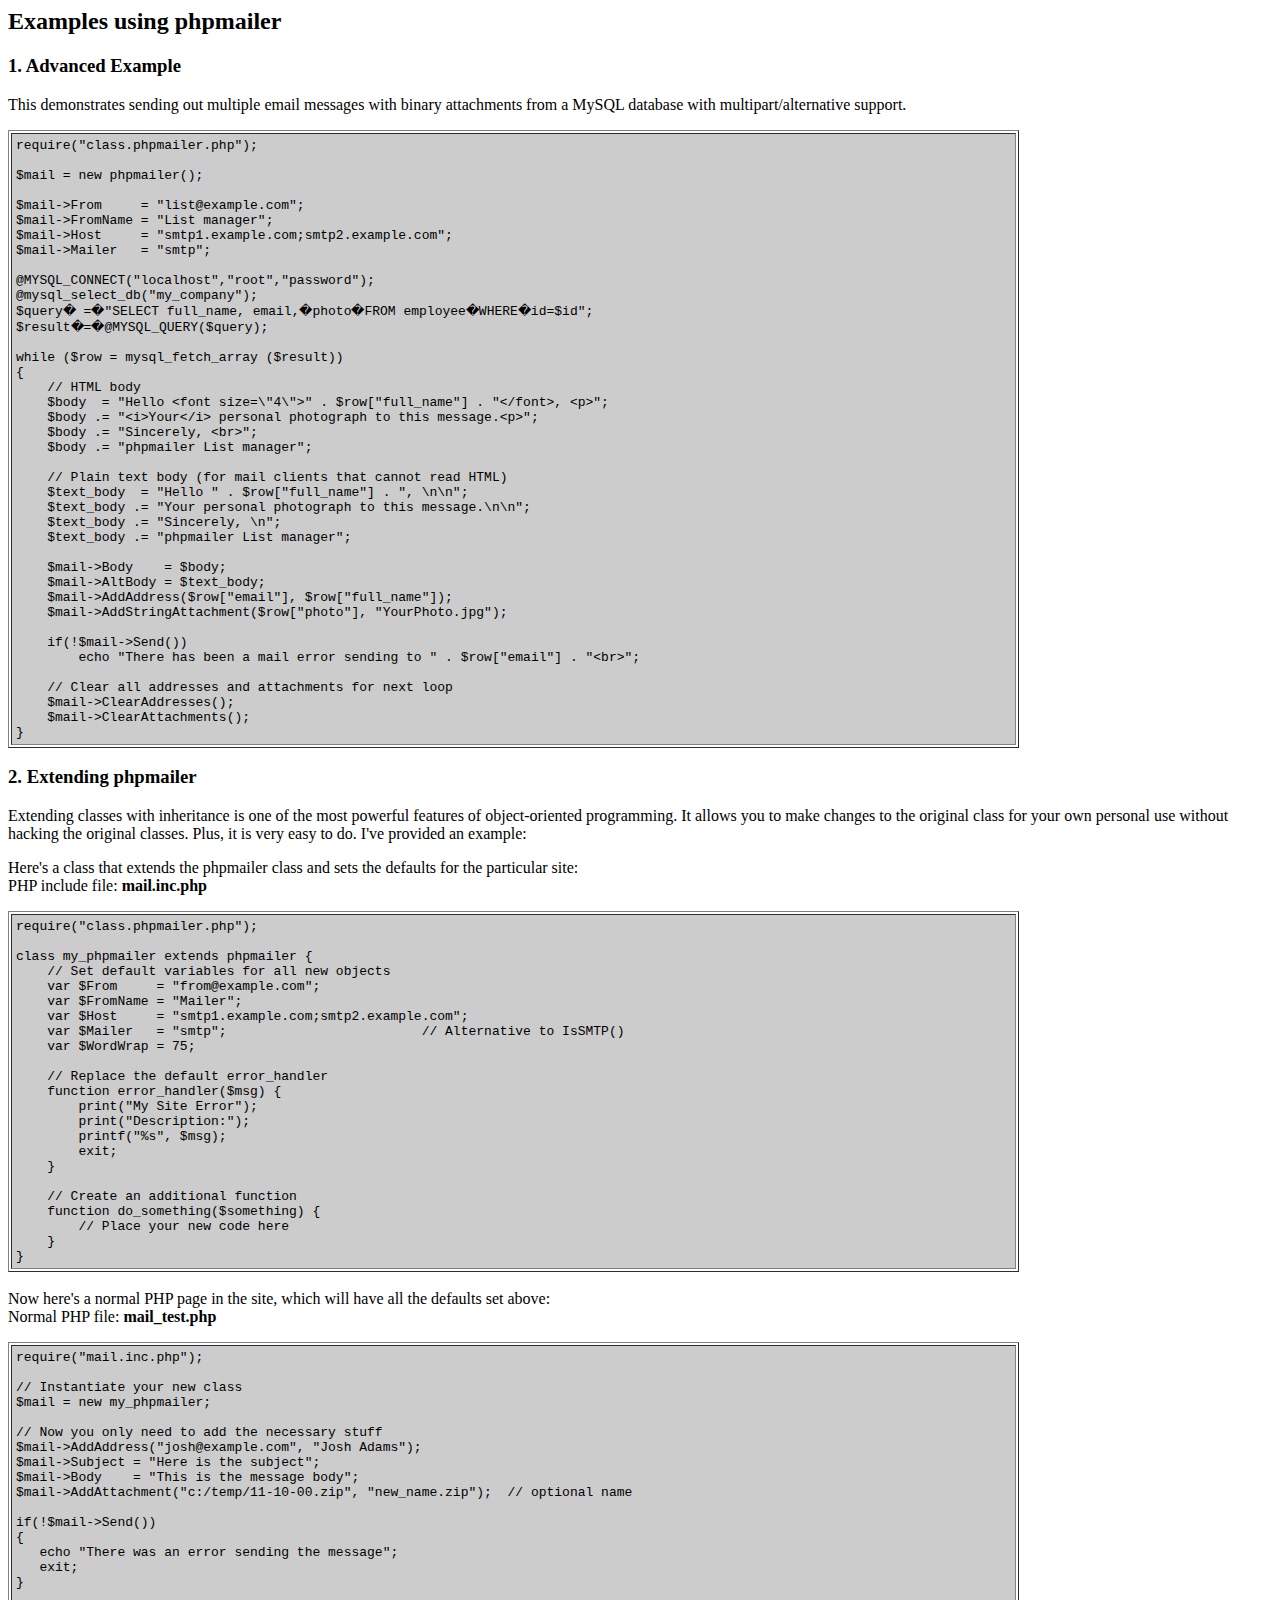
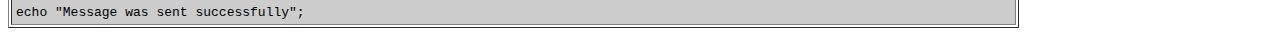
<file: phpmailer/docs/extending.html>
<html>
<head>
<title>Examples using phpmailer</title>
</head>

<body bgcolor="#FFFFFF">

<h2>Examples using phpmailer</h2>

<h3>1. Advanced Example</h3>
<p>

This demonstrates sending out multiple email messages with binary attachments
from a MySQL database with multipart/alternative support.<p>
<table cellpadding="4" border="1" width="80%">
<tr>
<td bgcolor="#CCCCCC">
<pre>
require("class.phpmailer.php");

$mail = new phpmailer();

$mail->From     = "list@example.com";
$mail->FromName = "List manager";
$mail->Host     = "smtp1.example.com;smtp2.example.com";
$mail->Mailer   = "smtp";

@MYSQL_CONNECT("localhost","root","password");
@mysql_select_db("my_company");
$query� =�"SELECT full_name, email,�photo�FROM employee�WHERE�id=$id";
$result�=�@MYSQL_QUERY($query);

while ($row = mysql_fetch_array ($result))
{
    // HTML body
    $body  = "Hello &lt;font size=\"4\"&gt;" . $row["full_name"] . "&lt;/font&gt;, &lt;p&gt;";
    $body .= "&lt;i&gt;Your&lt;/i&gt; personal photograph to this message.&lt;p&gt;";
    $body .= "Sincerely, &lt;br&gt;";
    $body .= "phpmailer List manager";

    // Plain text body (for mail clients that cannot read HTML)
    $text_body  = "Hello " . $row["full_name"] . ", \n\n";
    $text_body .= "Your personal photograph to this message.\n\n";
    $text_body .= "Sincerely, \n";
    $text_body .= "phpmailer List manager";

    $mail->Body    = $body;
    $mail->AltBody = $text_body;
    $mail->AddAddress($row["email"], $row["full_name"]);
    $mail->AddStringAttachment($row["photo"], "YourPhoto.jpg");

    if(!$mail->Send())
        echo "There has been a mail error sending to " . $row["email"] . "&lt;br&gt;";

    // Clear all addresses and attachments for next loop
    $mail->ClearAddresses();
    $mail->ClearAttachments();
}
</pre>
</td>
</tr>
</table>
<p>

<h3>2. Extending phpmailer</h3>
<p>

Extending classes with inheritance is one of the most
powerful features of object-oriented
programming.  It allows you to make changes to the
original class for your
own personal use without hacking the original
classes.  Plus, it is very
easy to do. I've provided an example:

<p>
Here's a class that extends the phpmailer class and sets the defaults
for the particular site:<br>
PHP include file: <b>mail.inc.php</b>
<p>

<table cellpadding="4" border="1" width="80%">
<tr>
<td bgcolor="#CCCCCC">
<pre>
require("class.phpmailer.php");

class my_phpmailer extends phpmailer {
    // Set default variables for all new objects
    var $From     = "from@example.com";
    var $FromName = "Mailer";
    var $Host     = "smtp1.example.com;smtp2.example.com";
    var $Mailer   = "smtp";                         // Alternative to IsSMTP()
    var $WordWrap = 75;

    // Replace the default error_handler
    function error_handler($msg) {
        print("My Site Error");
        print("Description:");
        printf("%s", $msg);
        exit;
    }

    // Create an additional function
    function do_something($something) {
        // Place your new code here
    }
}
</td>
</tr>
</table>
<br>

Now here's a normal PHP page in the site, which will have all the defaults set
above:<br>
Normal PHP file: <b>mail_test.php</b>
<p>

<table cellpadding="4" border="1" width="80%">
<tr>
<td bgcolor="#CCCCCC">
<pre>
require("mail.inc.php");

// Instantiate your new class
$mail = new my_phpmailer;

// Now you only need to add the necessary stuff
$mail->AddAddress("josh@example.com", "Josh Adams");
$mail->Subject = "Here is the subject";
$mail->Body    = "This is the message body";
$mail->AddAttachment("c:/temp/11-10-00.zip", "new_name.zip");  // optional name

if(!$mail->Send())
{
   echo "There was an error sending the message";
   exit;
}

echo "Message was sent successfully";
</pre>
</td>
</tr>
</table>
</p>

</body>
</html>
</file>
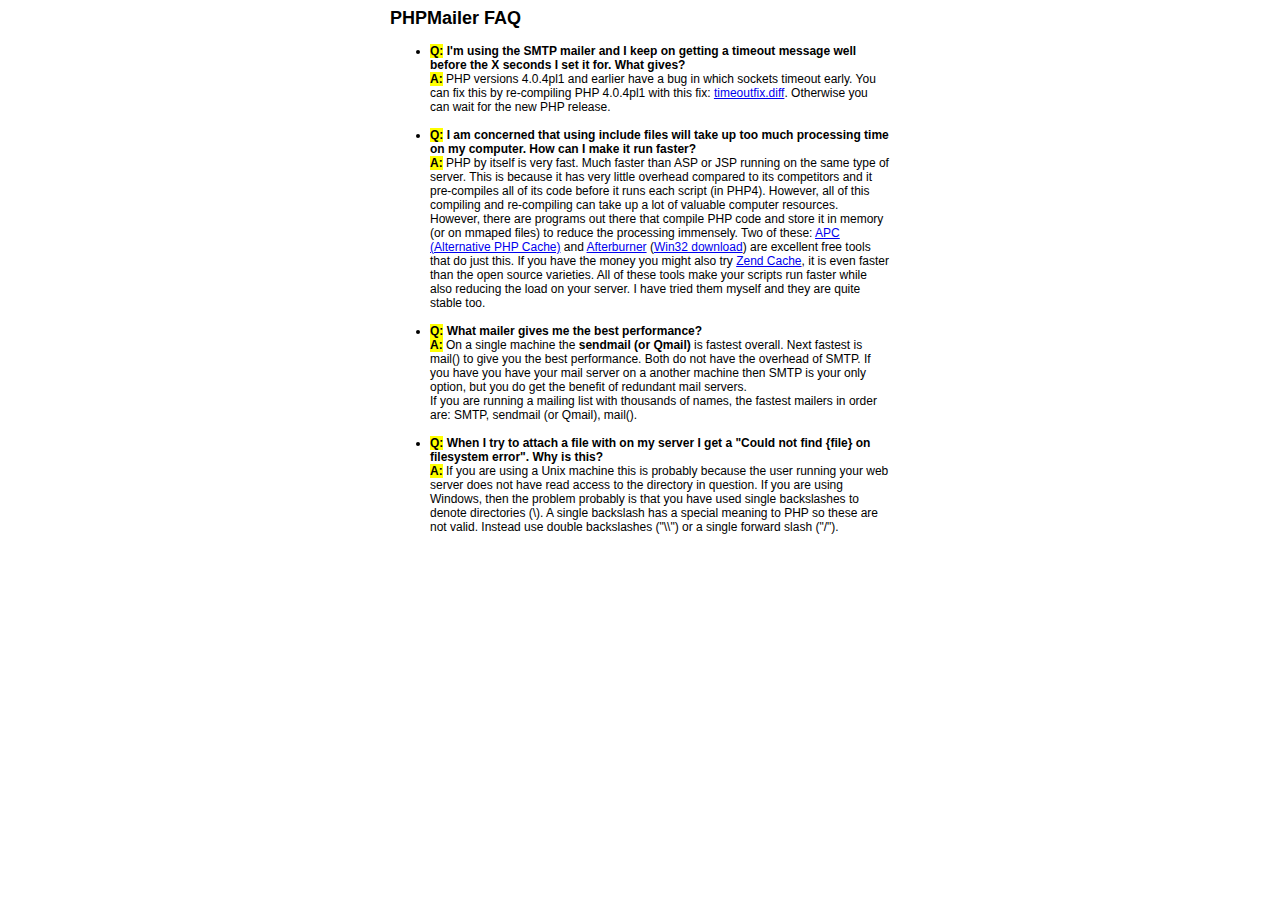
<file: phpmailer/docs/faq.html>
﻿<html>
<head>
<title>PHPMailer FAQ</title>
<style>
body, p {
  font-family: Arial, Helvetica, sans-serif;
  font-size: 12px;
}
div.width {
  width: 500px;
  text-align: left;
}
</style>
</head>
<body bgcolor="#FFFFFF">
<center>
<div class="width">
<h2>PHPMailer FAQ</h2>
<ul>

  <li><b style="background-color: #FFFF00">Q:</b> <b>I&#039;m using the SMTP mailer and I keep on getting a timeout message
  well before the X seconds I set it for.  What gives?</b><br />
  <b style="background-color: #FFFF00">A:</b> PHP versions 4.0.4pl1 and earlier have a bug in which sockets timeout
  early.  You can fix this by re-compiling PHP 4.0.4pl1 with this fix:
  <a href="timeoutfix.diff">timeoutfix.diff</a>. Otherwise you can wait for the new PHP release.<br /><br /></li>

  <li><b style="background-color: #FFFF00">Q:</b> <b>I am concerned that using include files will take up too much
  processing time on my computer.  How can I make it run faster?</b><br />
  <b style="background-color: #FFFF00">A:</b>  PHP by itself is very fast.  Much faster than ASP or JSP running on
  the same type of server.  This is because it has very little overhead compared
  to its competitors and it pre-compiles all of
  its code before it runs each script (in PHP4).  However, all of
  this compiling and re-compiling can take up a lot of valuable
  computer resources.  However, there are programs out there that compile
  PHP code and store it in memory (or on mmaped files) to reduce the
  processing immensely.  Two of these: <a href="http://apc.communityconnect.com">APC
  (Alternative PHP Cache)</a> and <a href="http://bwcache.bware.it/index.htm">Afterburner</a>
  (<a href="http://www.mm4.de/php4win/mod_php4_win32/">Win32 download</a>)
  are excellent free tools that do just this.  If you have the money
  you might also try <a href="http://www.zend.com">Zend Cache</a>, it is
  even faster than the open source varieties.  All of these tools make your
  scripts run faster while also reducing the load on your server. I have tried
  them myself and they are quite stable too.<br /><br /></li>

  <li><b style="background-color: #FFFF00">Q:</b> <b>What mailer gives me the best performance?</b><br />
  <b style="background-color: #FFFF00">A:</b> On a single machine the <b>sendmail (or Qmail)</b> is fastest overall.
  Next fastest is mail() to give you the best performance. Both do not have the overhead of SMTP.
  If you have you have your mail server on a another machine then
  SMTP is your only option, but you do get the benefit of redundant mail servers.<br />
  If you are running a mailing list with thousands of names, the fastest mailers in order are: SMTP, sendmail (or Qmail), mail().<br /><br /></li>

  <li><b style="background-color: #FFFF00">Q:</b> <b>When I try to attach a file with on my server I get a
  "Could not find {file} on filesystem error".  Why is this?</b><br />
  <b style="background-color: #FFFF00">A:</b> If you are using a Unix machine this is probably because the user
  running your web server does not have read access to the directory in question.  If you are using Windows,
  then the problem probably is that you have used single backslashes to denote directories (\).
  A single backslash has a special meaning to PHP so these are not
  valid.  Instead use double backslashes ("\\") or a single forward
  slash ("/").<br /><br /></li>

</ul>

</div>
</center>

</body>
</html>
</file>
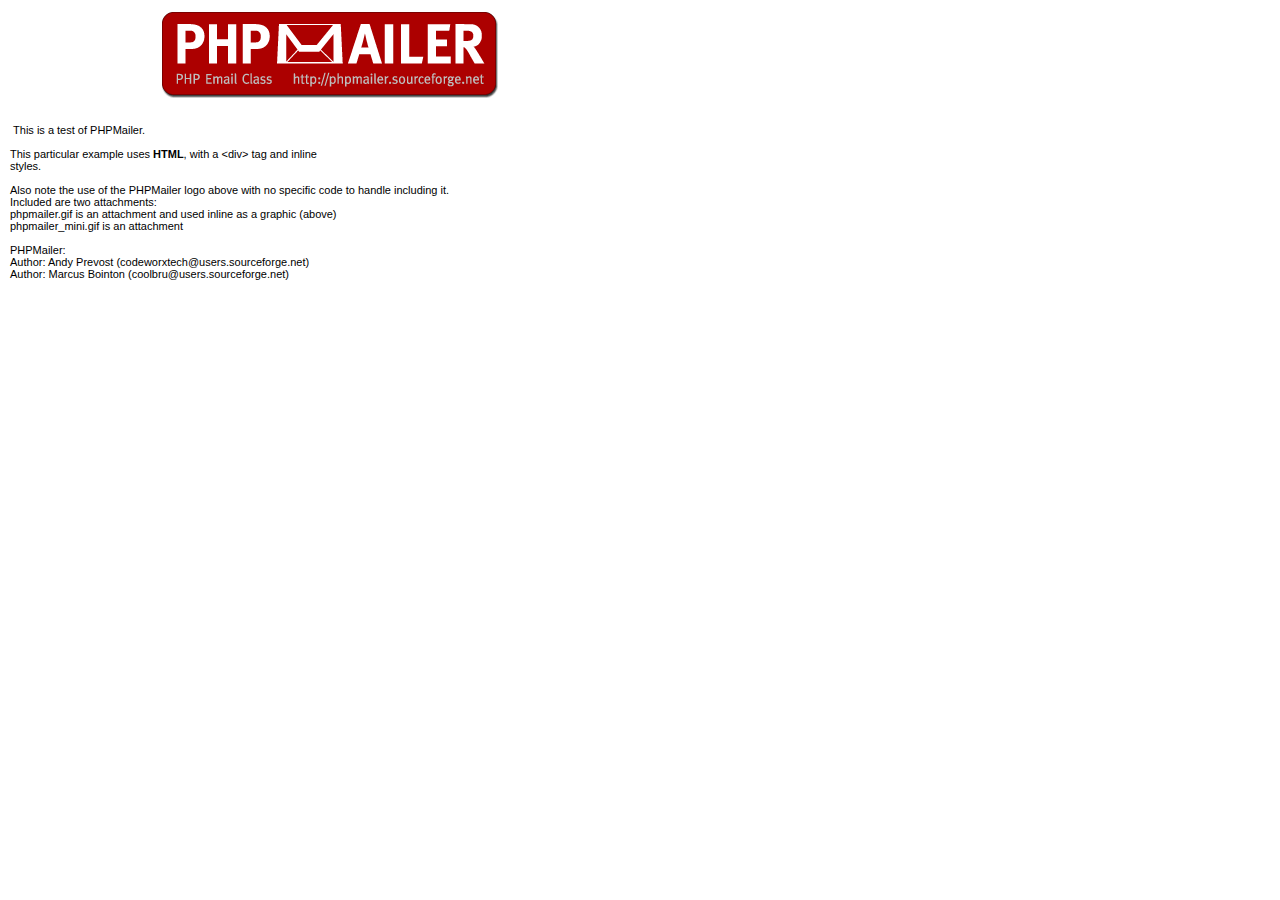
<file: phpmailer/examples/contents.html>
<body style="margin: 10px;">
<div style="width: 640px; font-family: Arial, Helvetica, sans-serif; font-size: 11px;">
<div align="center"><img src="images/phpmailer.gif" style="height: 90px; width: 340px"></div><br>
<br>
&nbsp;This is a test of PHPMailer.<br>
<br>
This particular example uses <strong>HTML</strong>, with a &lt;div&gt; tag and inline<br>
styles.<br>
<br>
Also note the use of the PHPMailer logo above with no specific code to handle
including it.<br />
Included are two attachments:<br />
phpmailer.gif is an attachment and used inline as a graphic (above)<br />
phpmailer_mini.gif is an attachment<br />
<br />
PHPMailer:<br />
Author: Andy Prevost (codeworxtech@users.sourceforge.net)<br />
Author: Marcus Bointon (coolbru@users.sourceforge.net)<br />
</div>
</body>
</file>
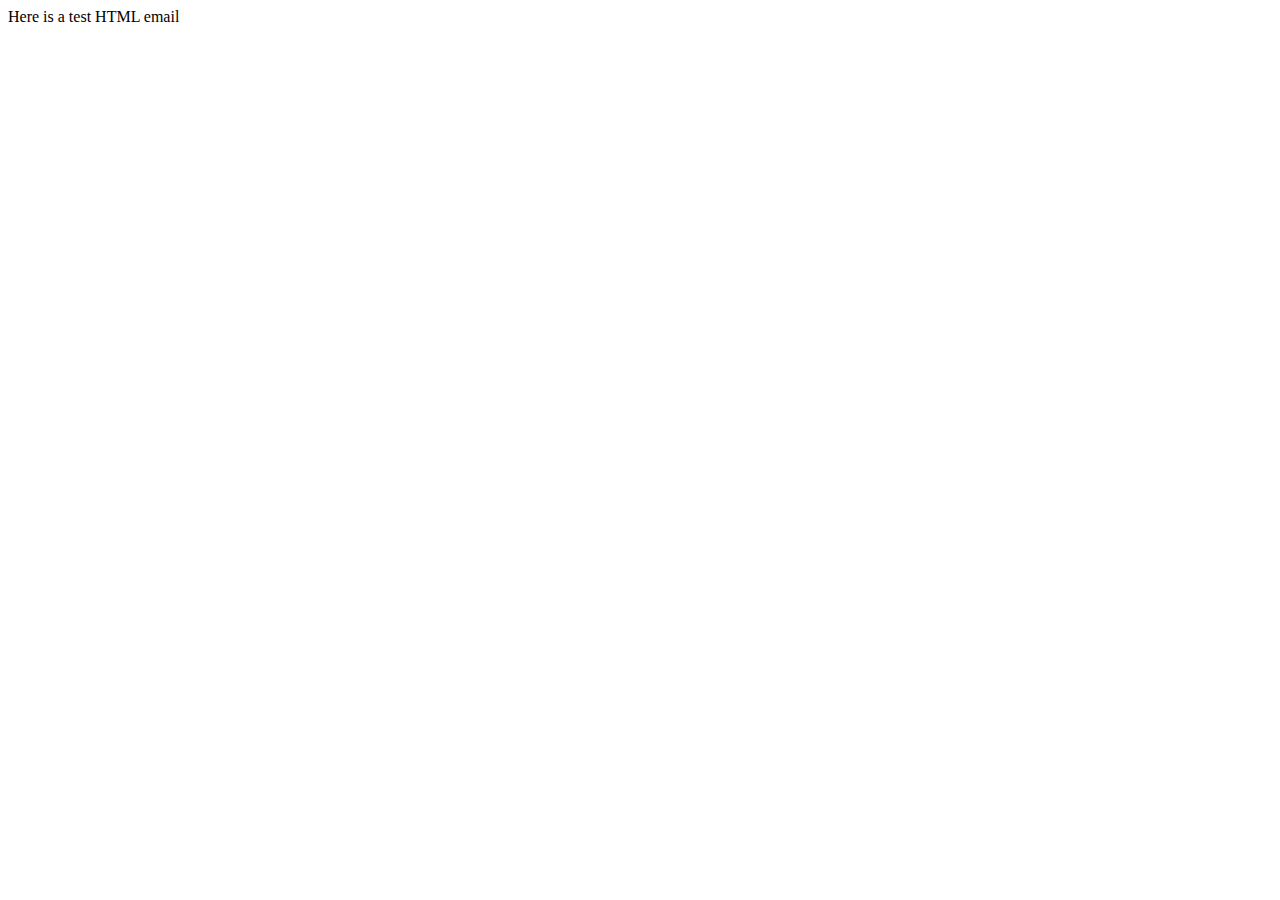
<file: phpmailer/test/contents.html>
<!DOCTYPE HTML PUBLIC "-//W3C//DTD HTML 4.01 Transitional//EN">
<html>
  <head>
    <title>Email test</title>
    <meta http-equiv="Content-Type" content="text/html; charset=UTF-8">
  </head>
  <body>
	<p>Here is a test HTML email</p>
  </body>
</html>
</file>
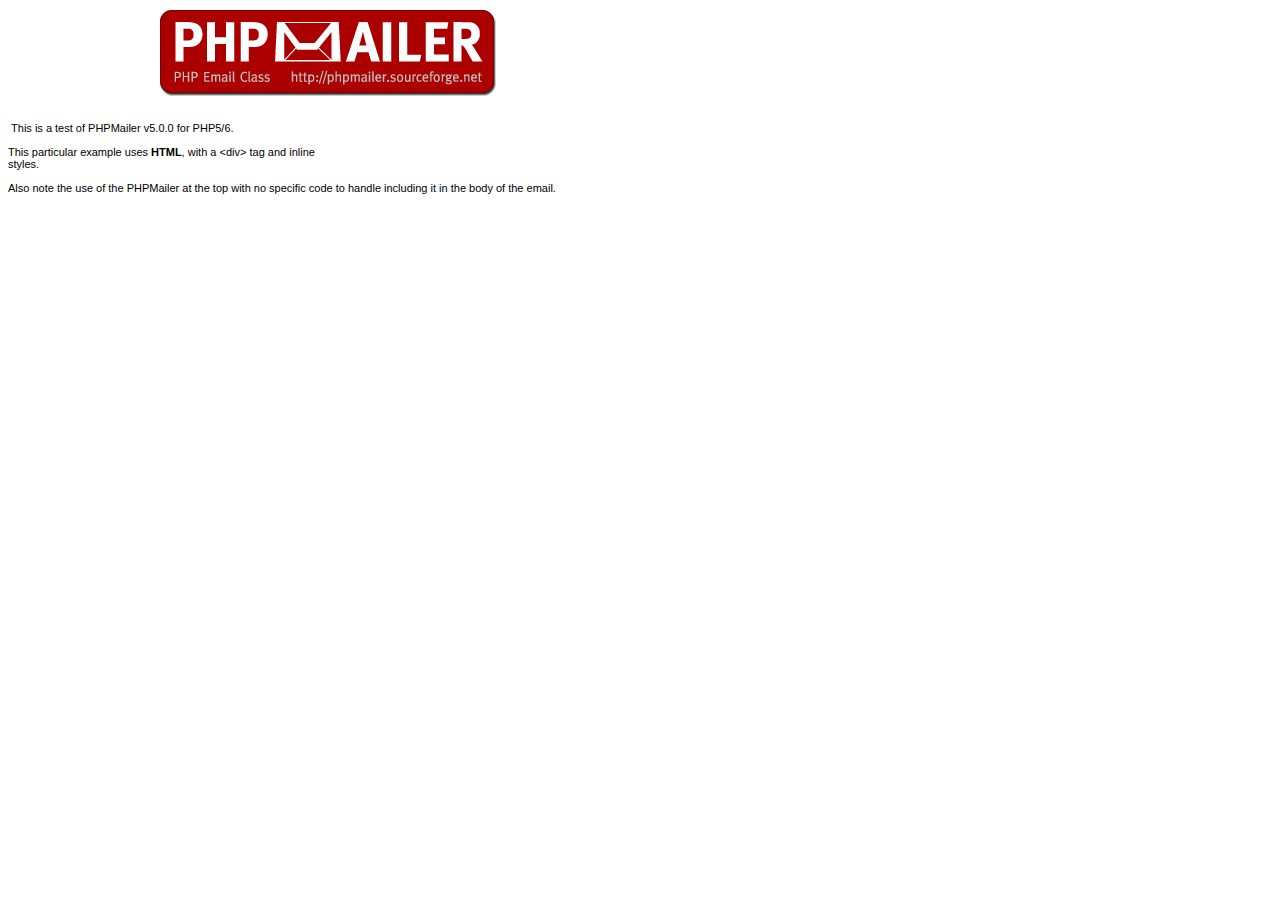
<file: phpmailer/test_script/contents.html>
<body>
<div style="width: 640px; font-family: Arial, Helvetica, sans-serif; font-size: 11px;">
<div align="center"><img src="images/phpmailer.gif" style="height: 90px; width: 340px"></div><br />
<br />
&nbsp;This is a test of PHPMailer v5.0.0 for PHP5/6.<br />
<br />
This particular example uses <strong>HTML</strong>, with a &lt;div&gt; tag and inline<br />
styles.<br />
<br />
Also note the use of the PHPMailer at the top with no specific code to handle
including it in the body of the email.</div>


</body>
</file>
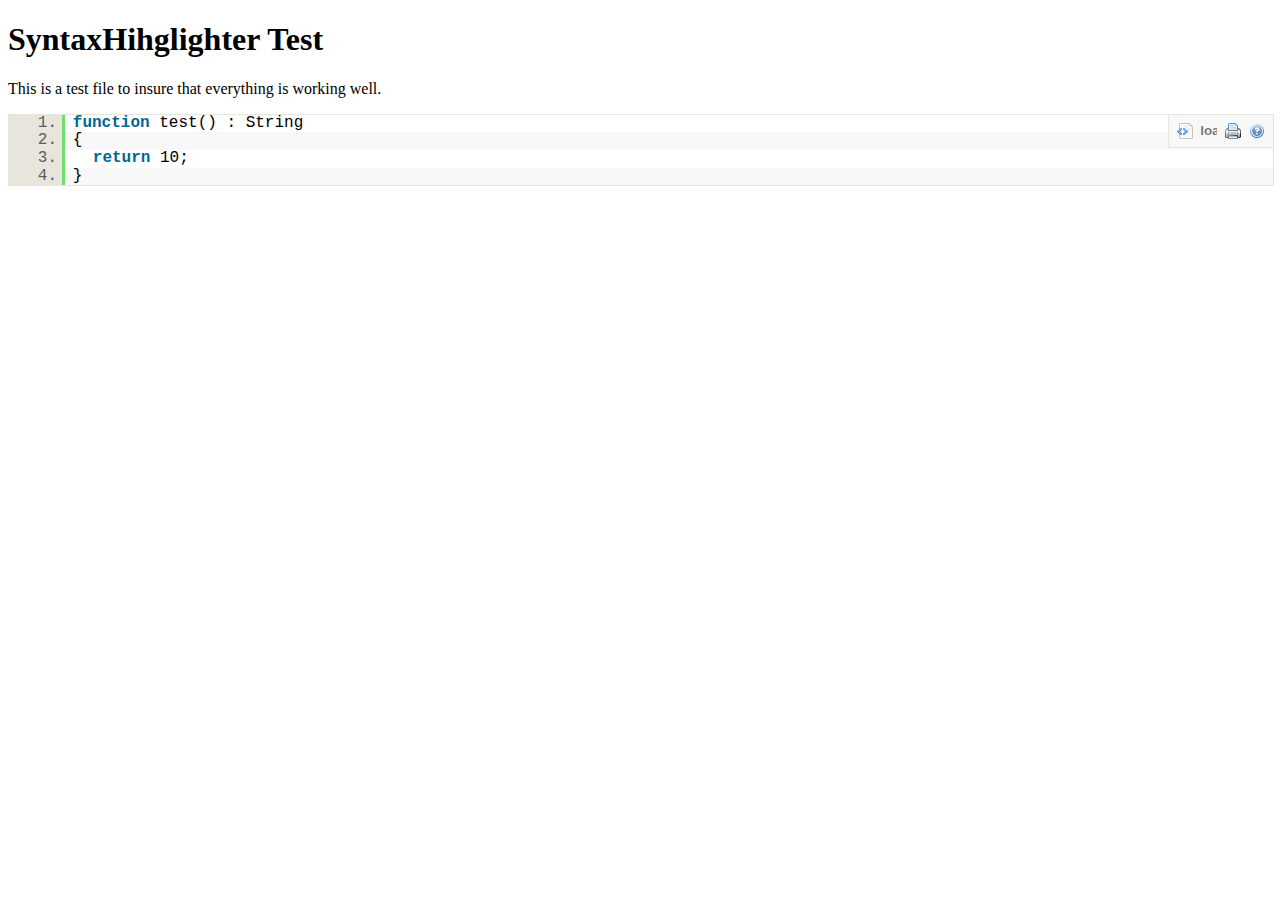
<file: phpmailer/test_script/test.html>
<!DOCTYPE html PUBLIC "-//W3C//DTD XHTML 1.0 Strict//EN" "http://www.w3.org/TR/xhtml1/DTD/xhtml1-strict.dtd">
<html xmlns="http://www.w3.org/1999/xhtml" xml:lang="en" lang="en">
<head>
  <meta http-equiv="Content-Type" content="text/html; charset=UTF-8" />
  <title>SyntaxHighlighter Build Test Page</title>
  <script type="text/javascript" src="scripts/shCore.js"></script>
  <!--
  <script type="text/javascript" src="scripts/shBrushBash.js"></script>
  <script type="text/javascript" src="scripts/shBrushCpp.js"></script>
  <script type="text/javascript" src="scripts/shBrushCSharp.js"></script>
  <script type="text/javascript" src="scripts/shBrushCss.js"></script>
  <script type="text/javascript" src="scripts/shBrushDelphi.js"></script>
  <script type="text/javascript" src="scripts/shBrushDiff.js"></script>
  <script type="text/javascript" src="scripts/shBrushGroovy.js"></script>
  <script type="text/javascript" src="scripts/shBrushJava.js"></script>
  <script type="text/javascript" src="scripts/shBrushJScript.js"></script>
  -->
  <script type="text/javascript" src="scripts/shBrushPhp.js"></script>
  <!--
  <script type="text/javascript" src="scripts/shBrushPlain.js"></script>
  <script type="text/javascript" src="scripts/shBrushPython.js"></script>
  <script type="text/javascript" src="scripts/shBrushRuby.js"></script>
  <script type="text/javascript" src="scripts/shBrushScala.js"></script>
  <script type="text/javascript" src="scripts/shBrushSql.js"></script>
  <script type="text/javascript" src="scripts/shBrushVb.js"></script>
  <script type="text/javascript" src="scripts/shBrushXml.js"></script>
  -->
  <link type="text/css" rel="stylesheet" href="styles/shCore.css"/>
  <link type="text/css" rel="stylesheet" href="styles/shThemeDefault.css"/>
  <script type="text/javascript">
    SyntaxHighlighter.config.clipboardSwf = 'scripts/clipboard.swf';
    SyntaxHighlighter.all();
  </script>
</head>

<body >
<h1>SyntaxHihglighter Test</h1>
<p>This is a test file to insure that everything is working well.</p>

<pre class="brush: php;">
function test() : String
{
  return 10;
}
</pre>
</html>
</file>
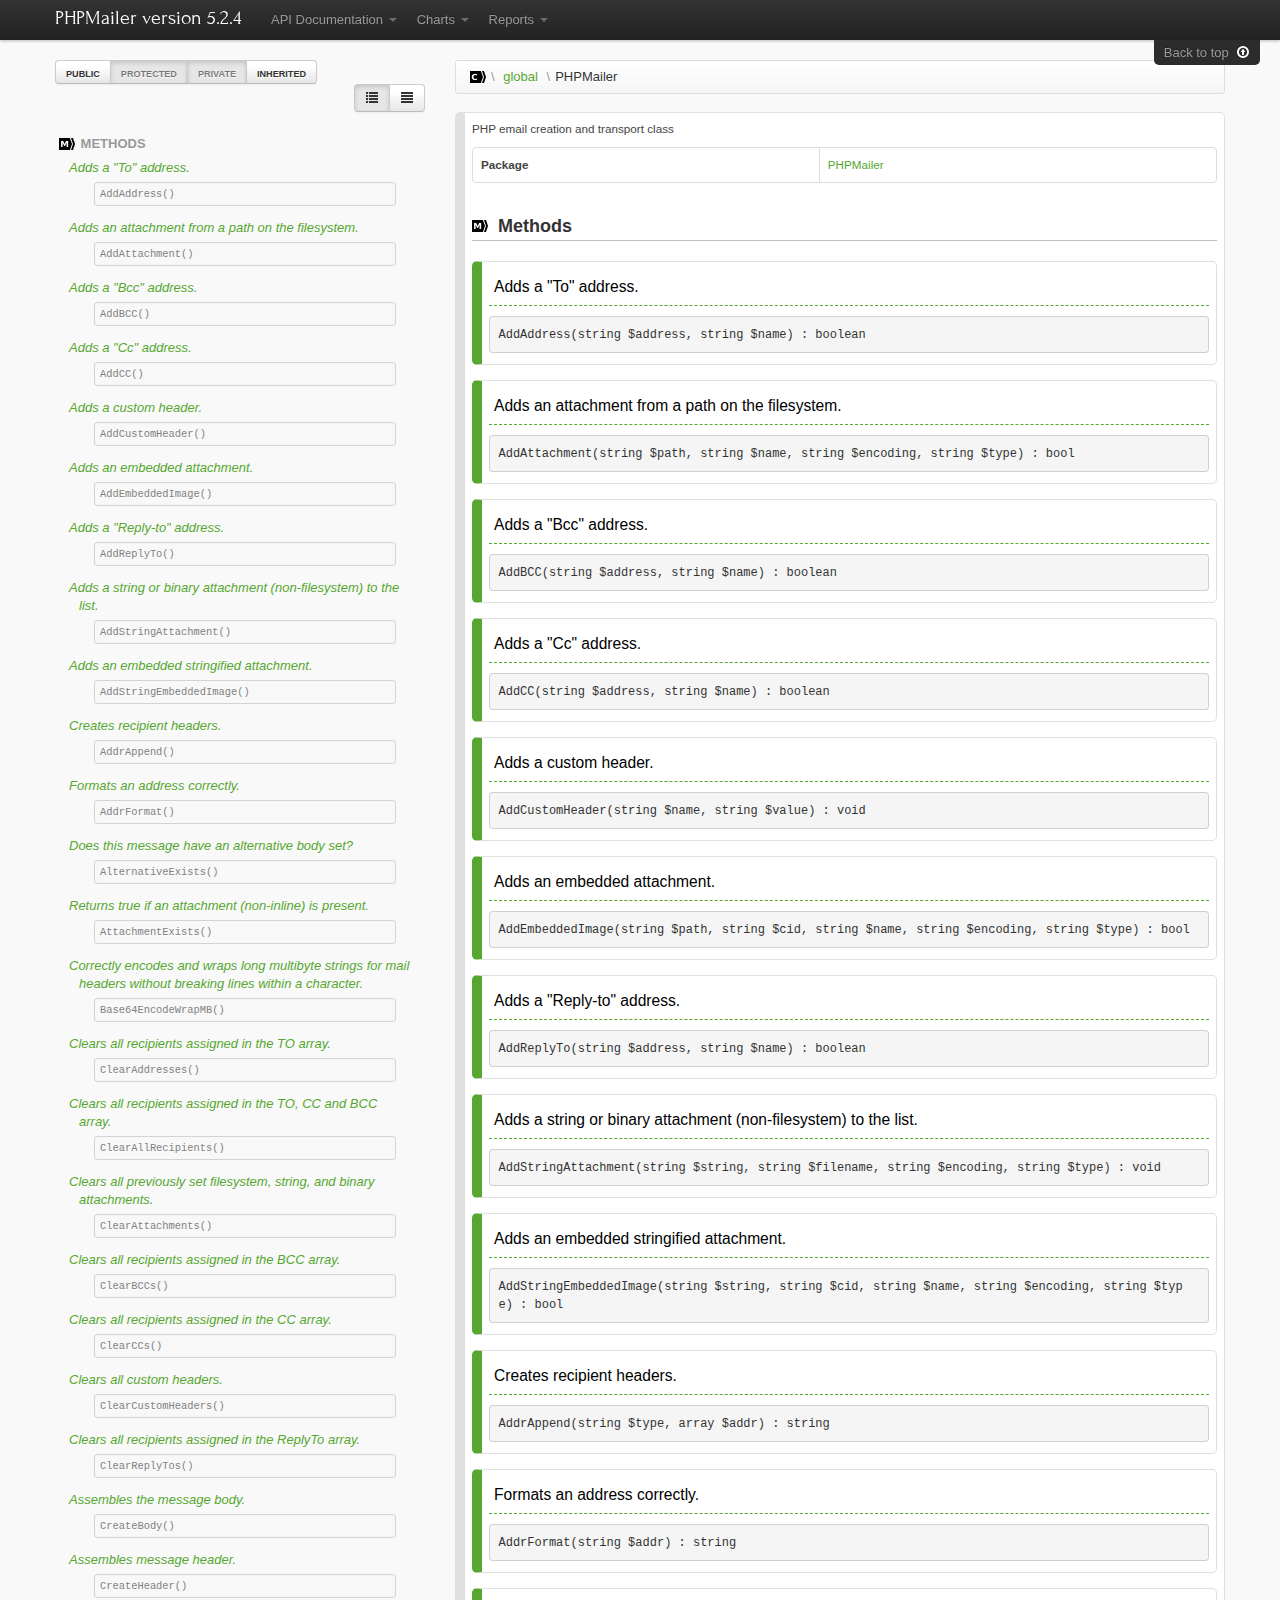
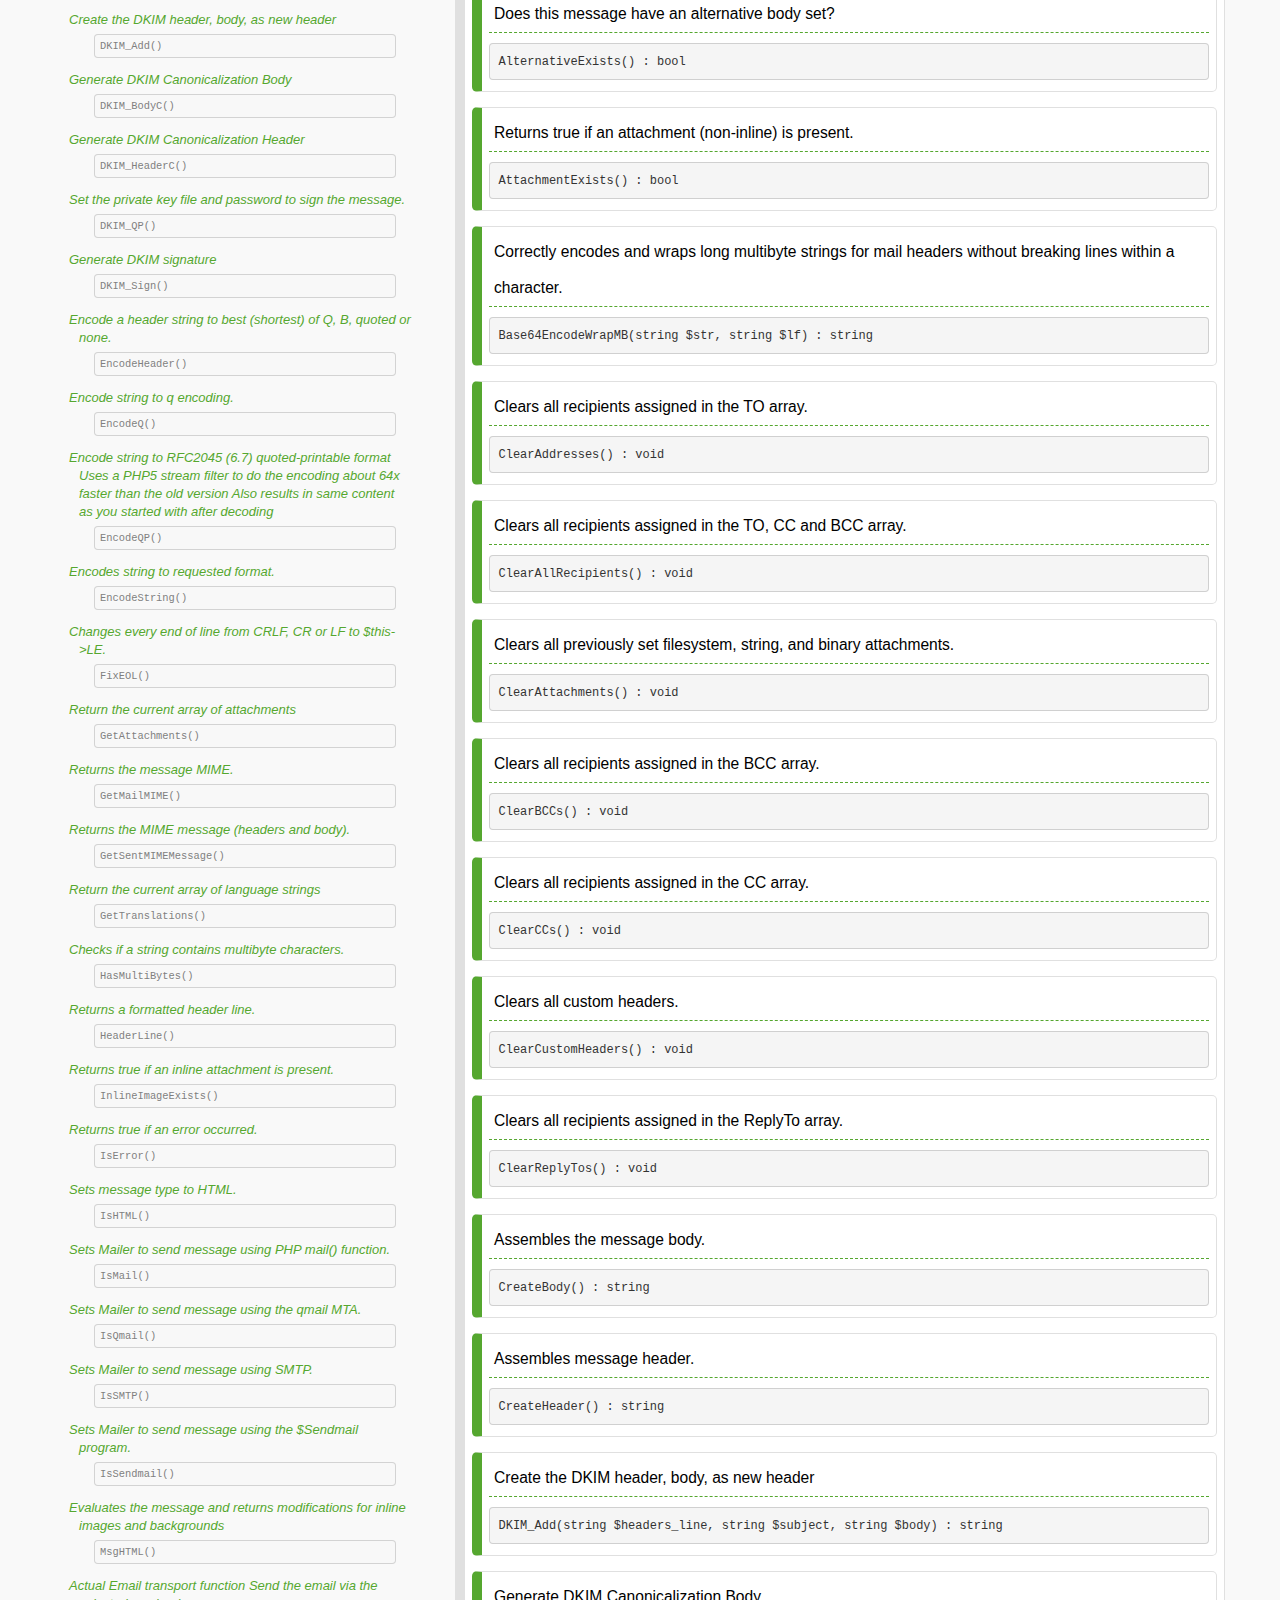
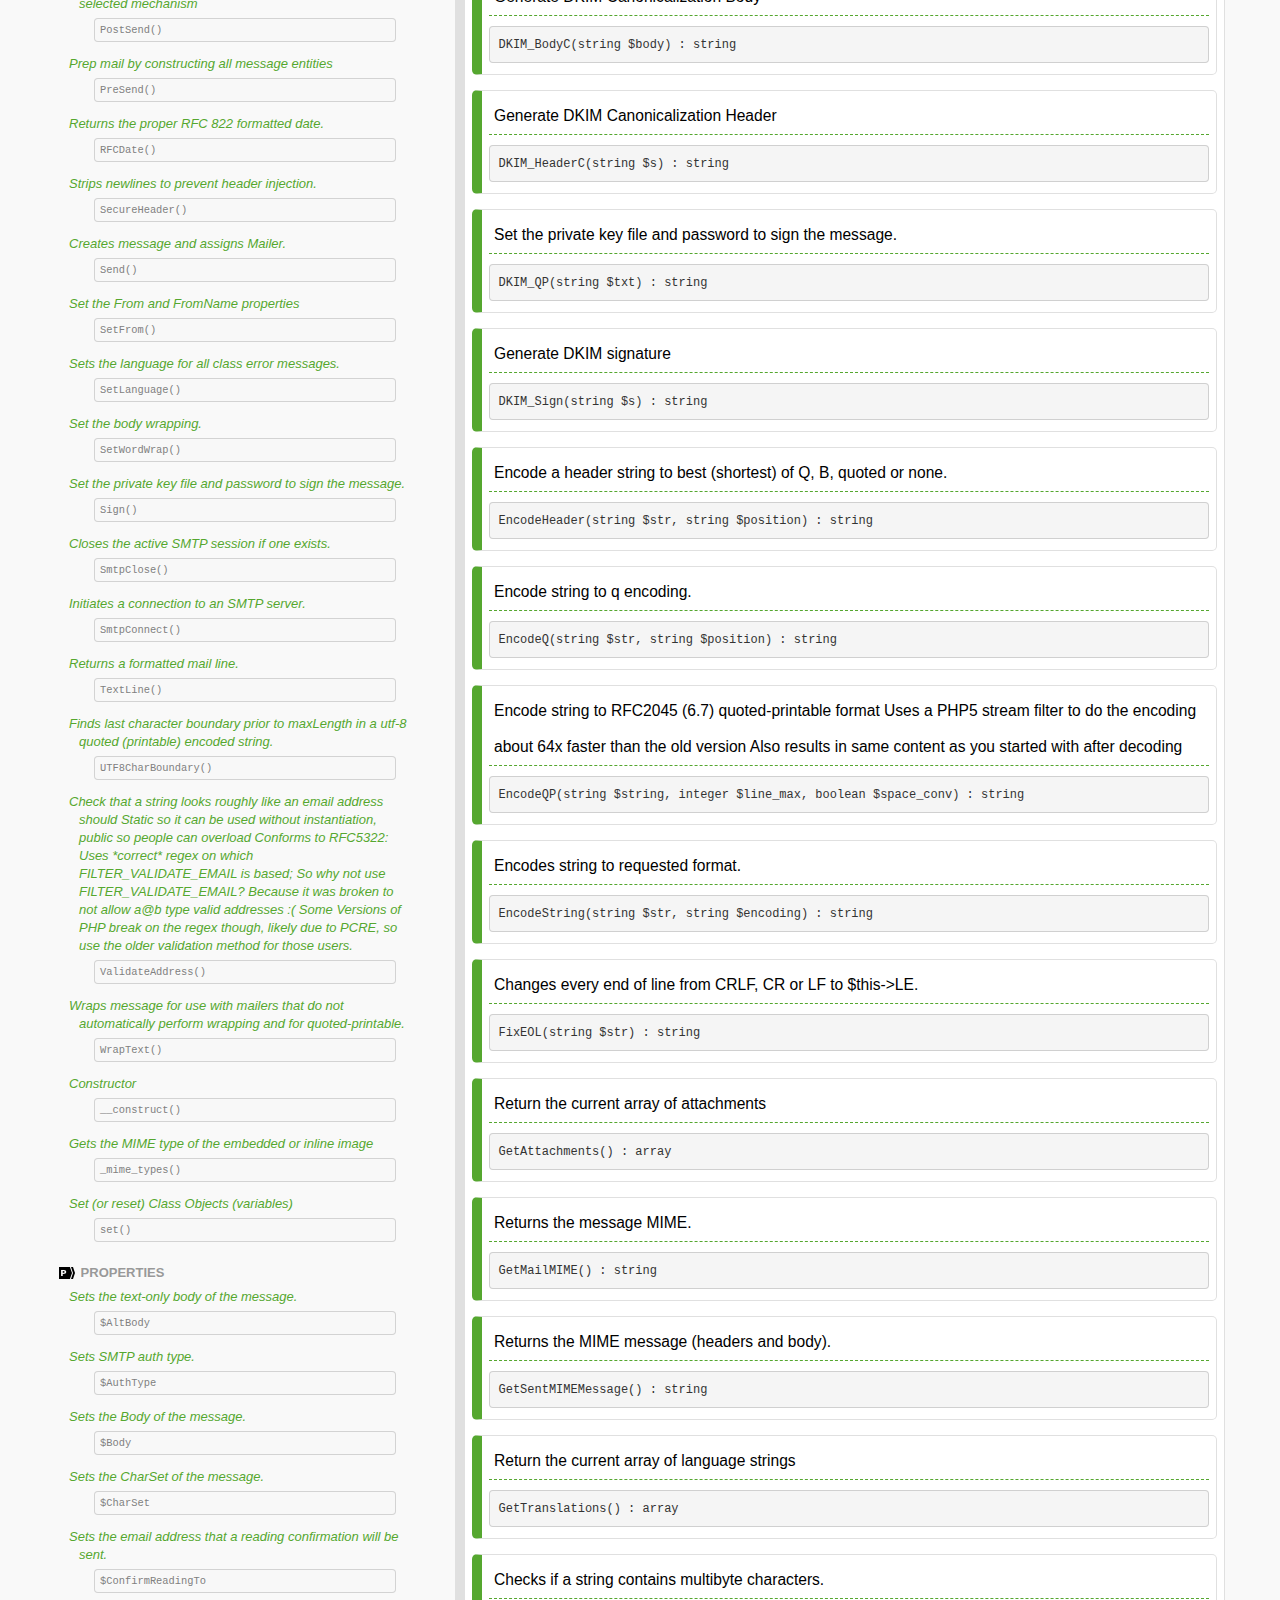
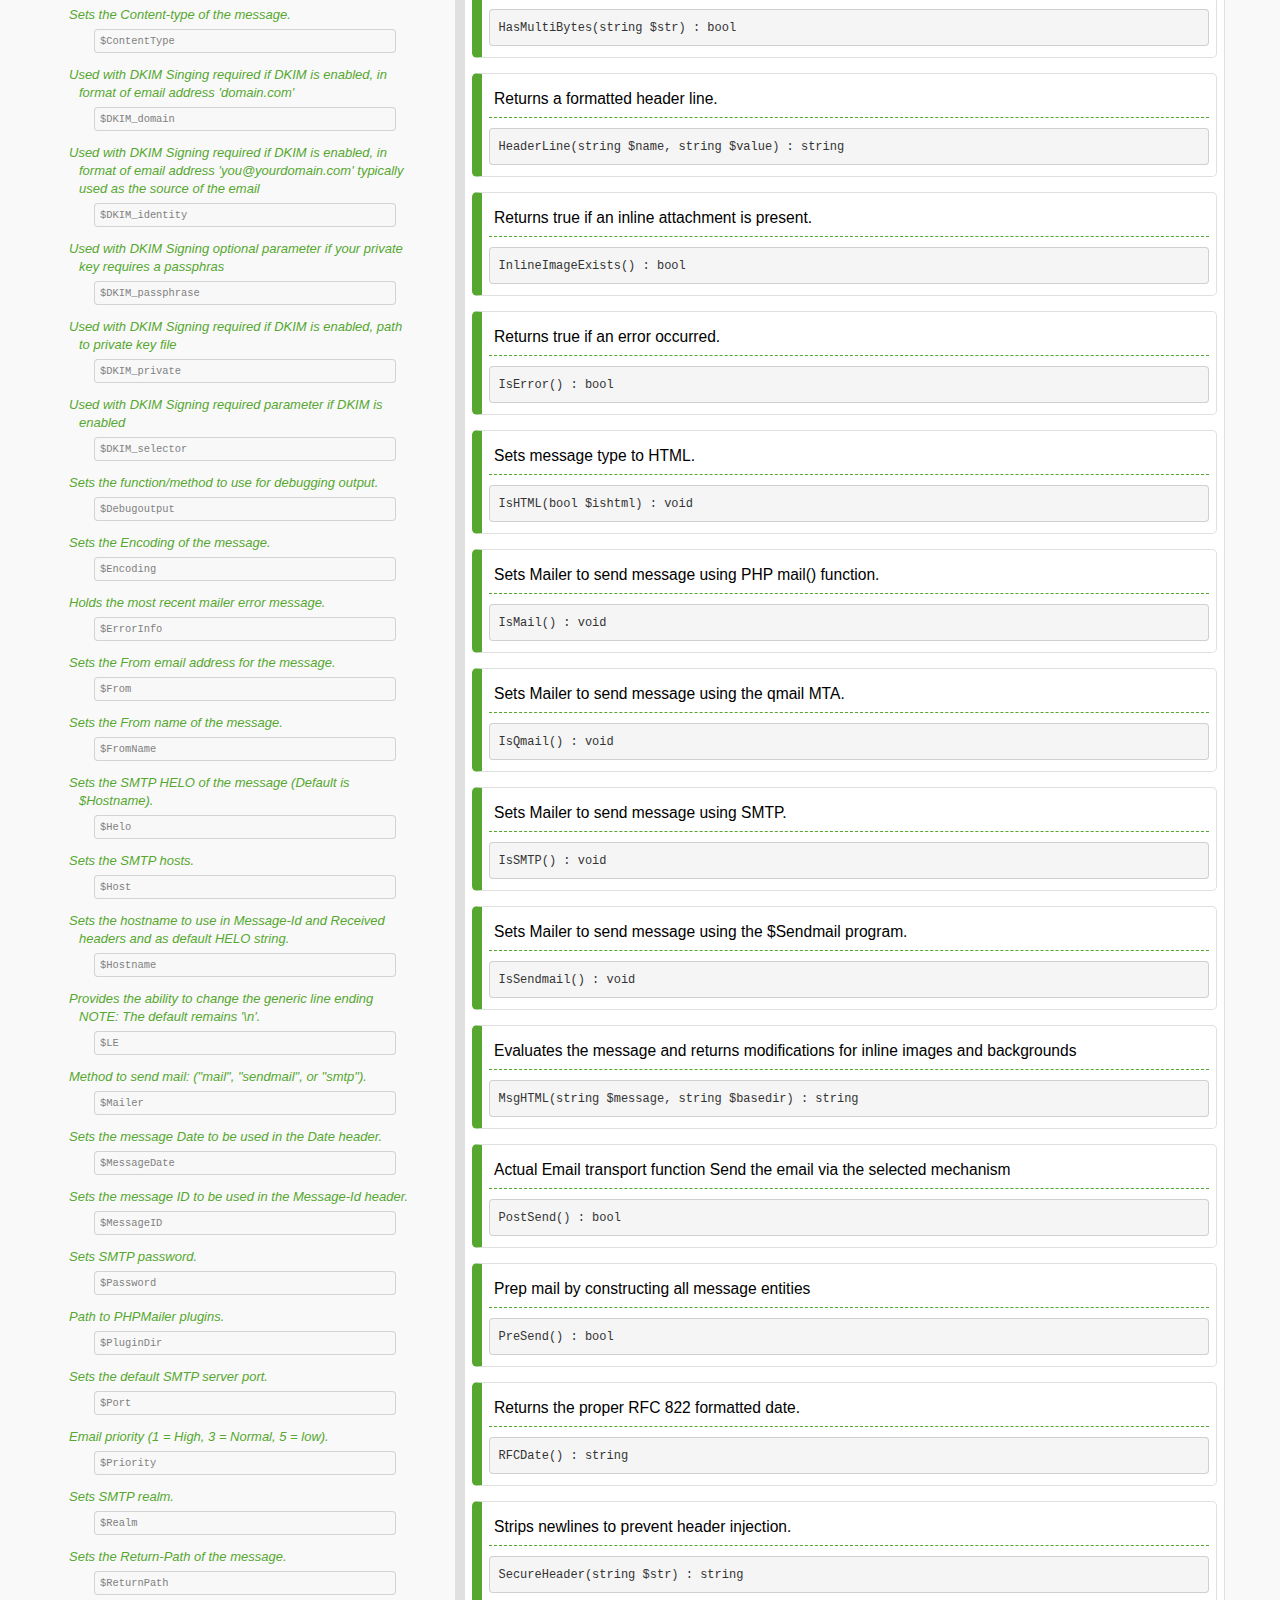
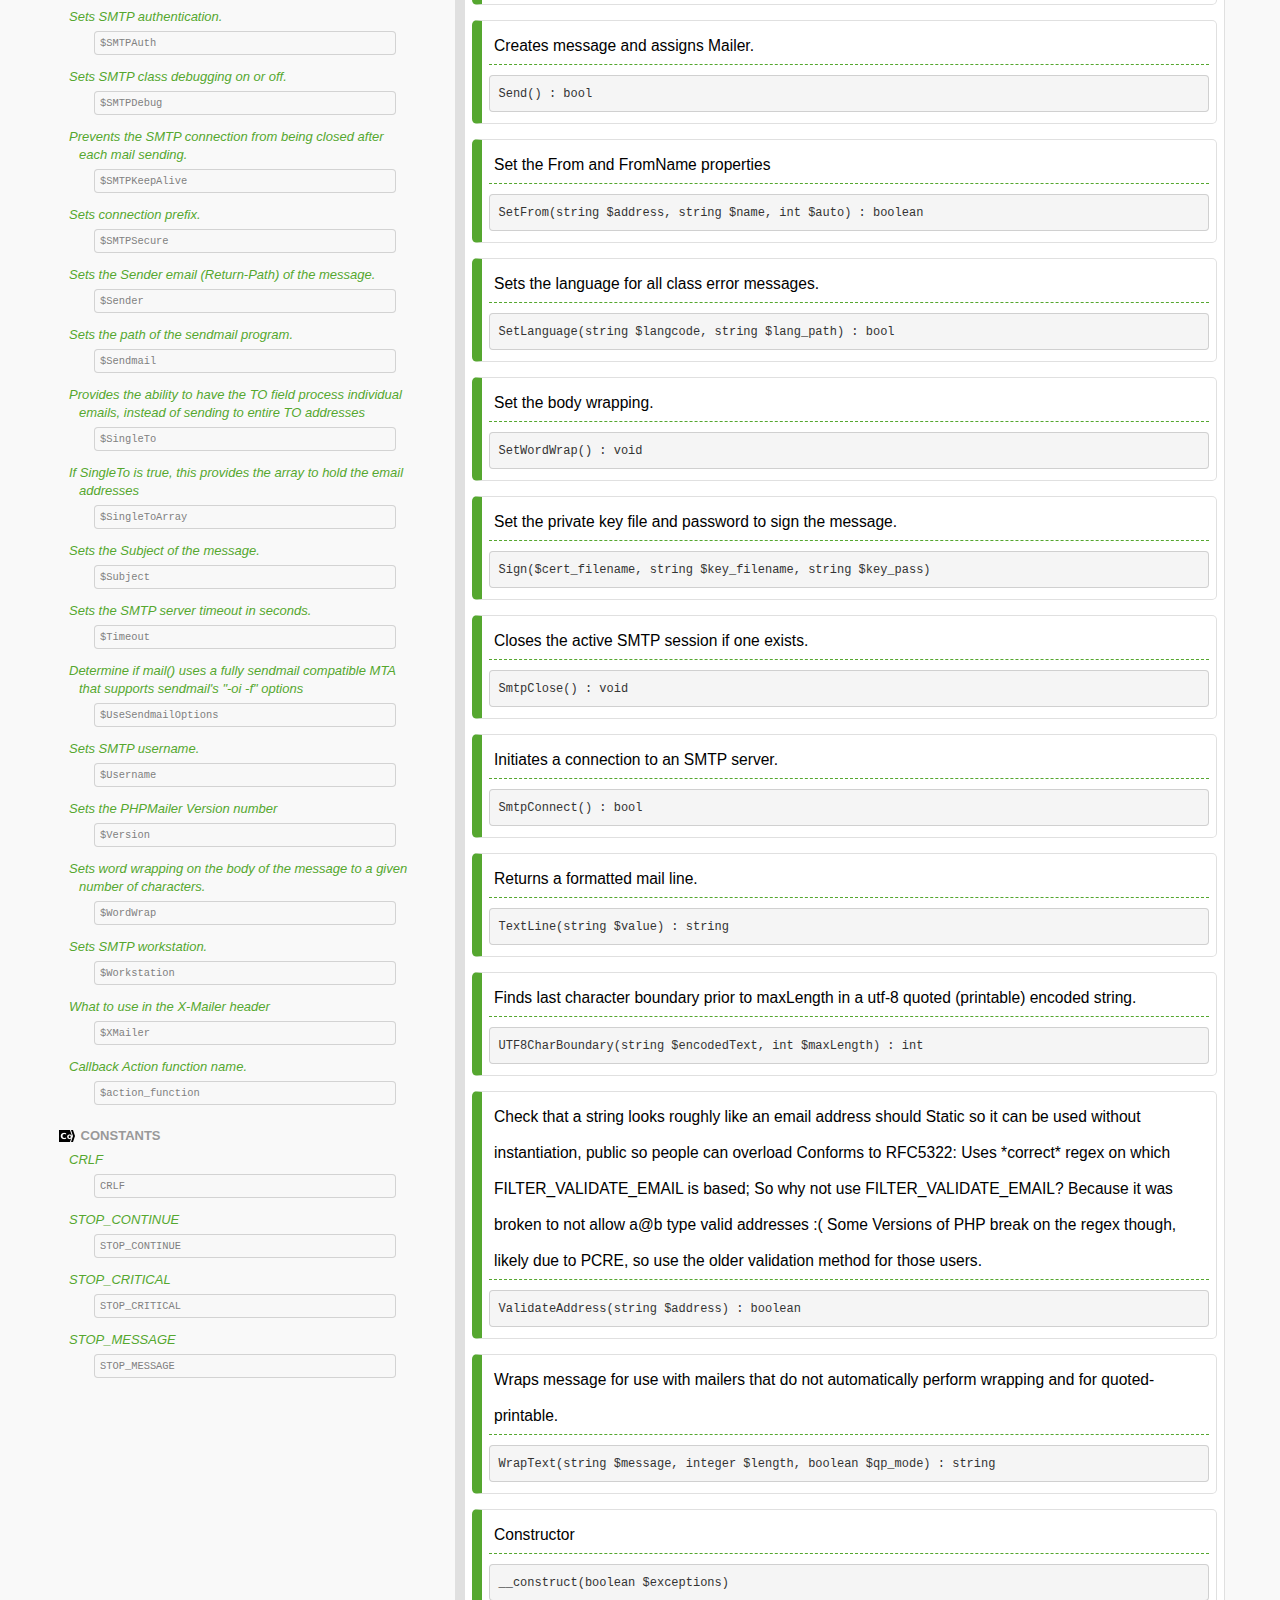
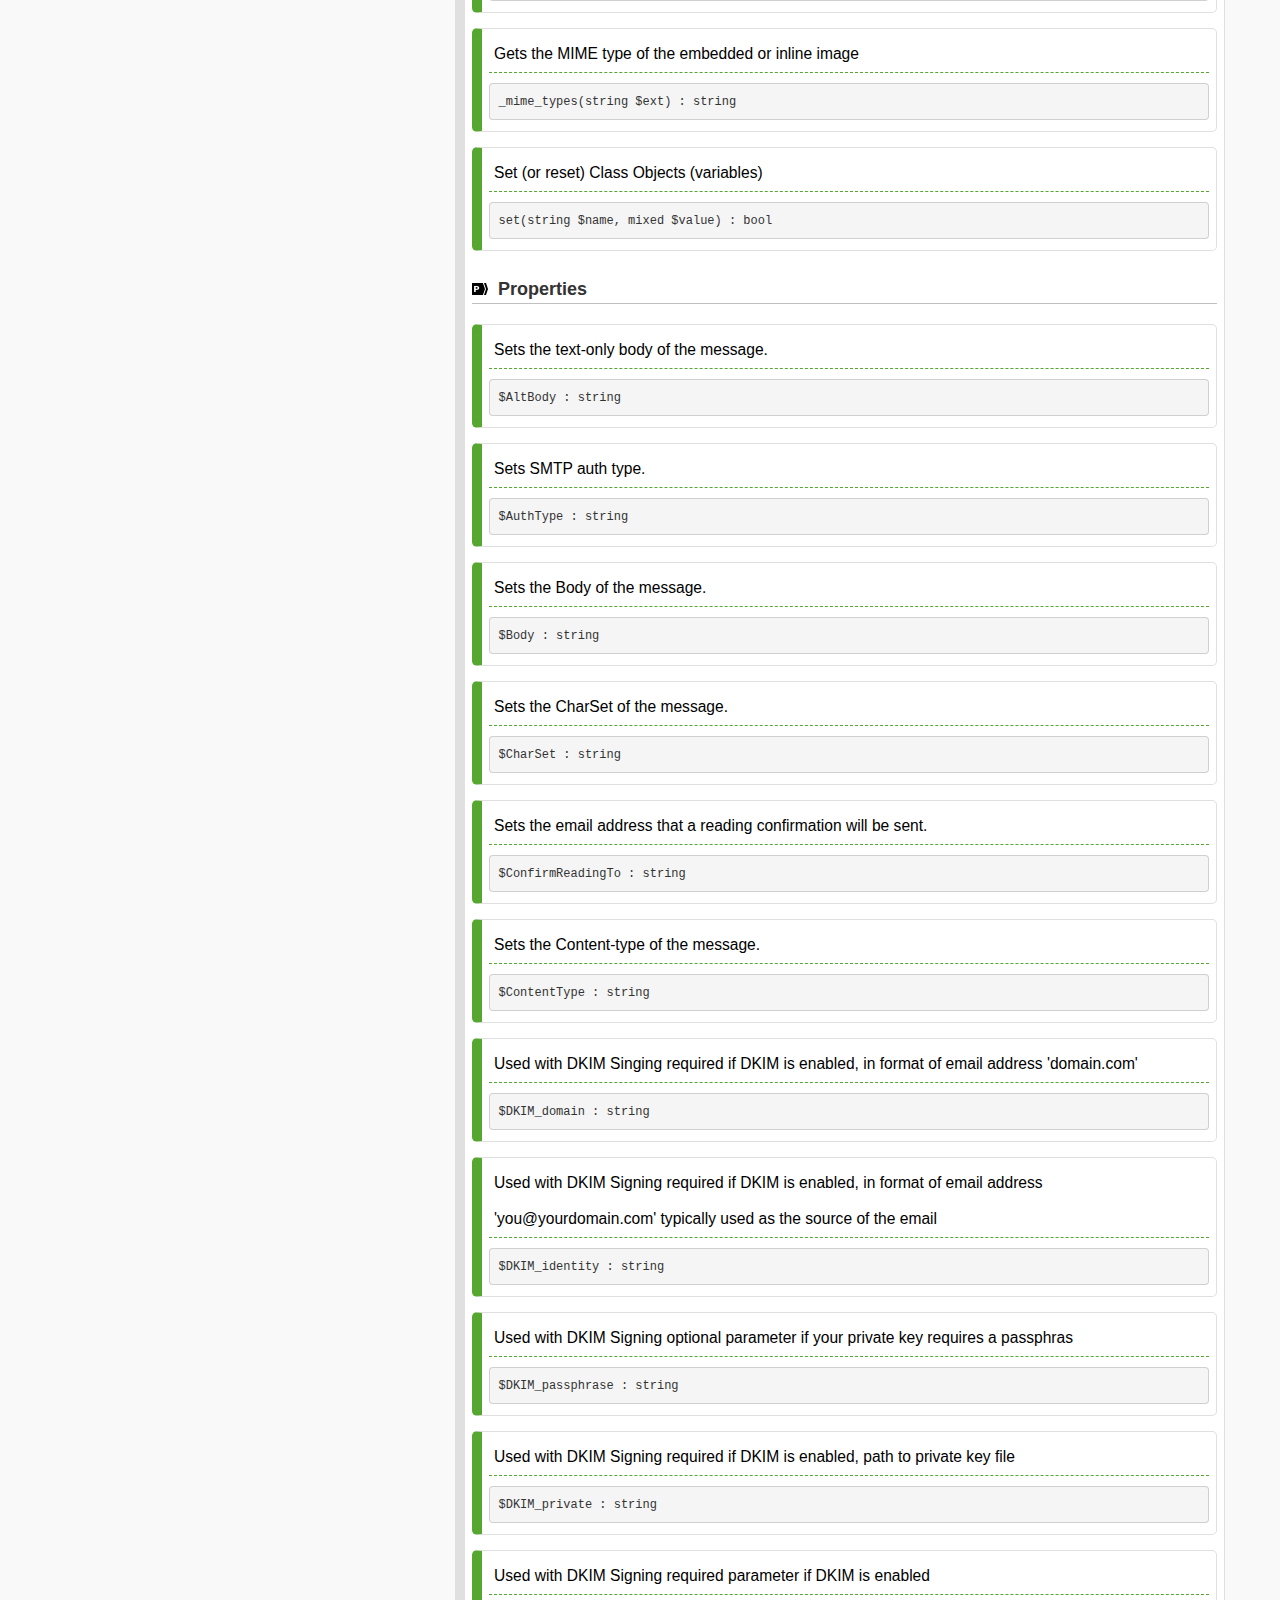
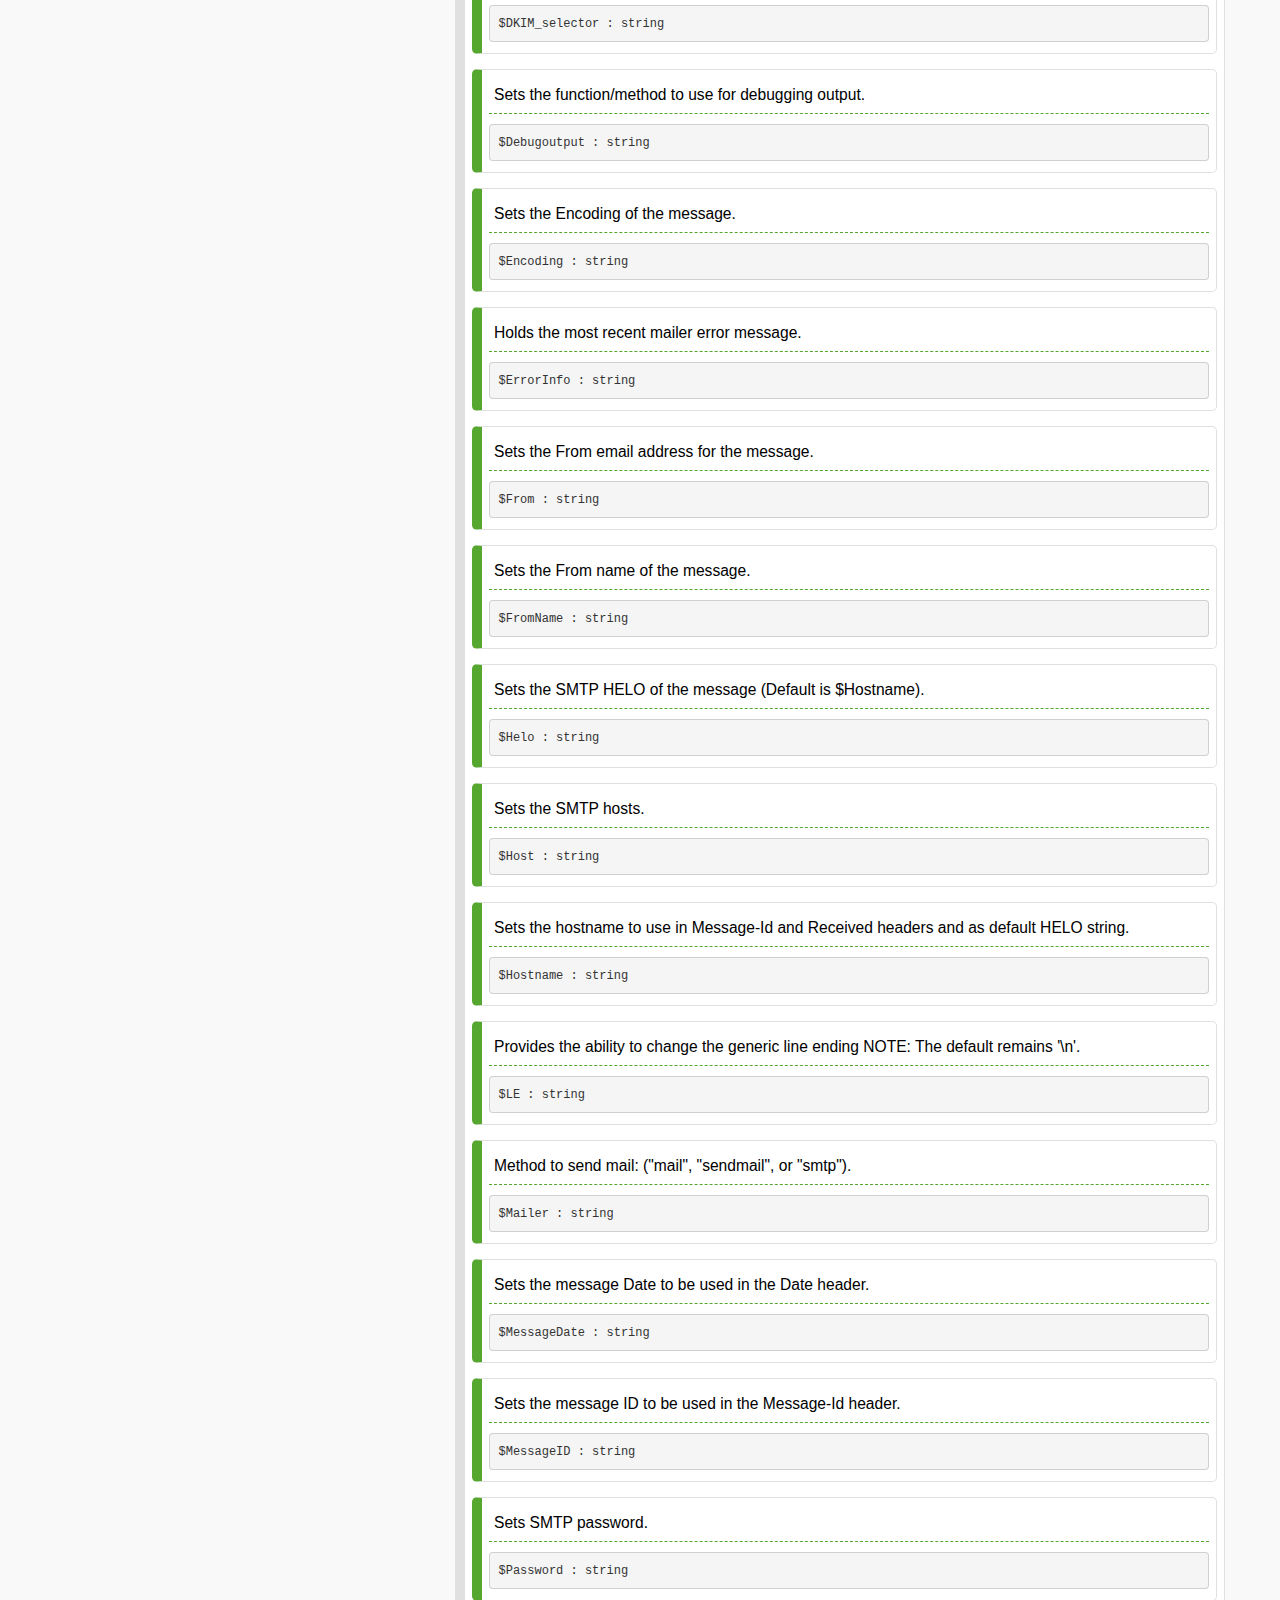
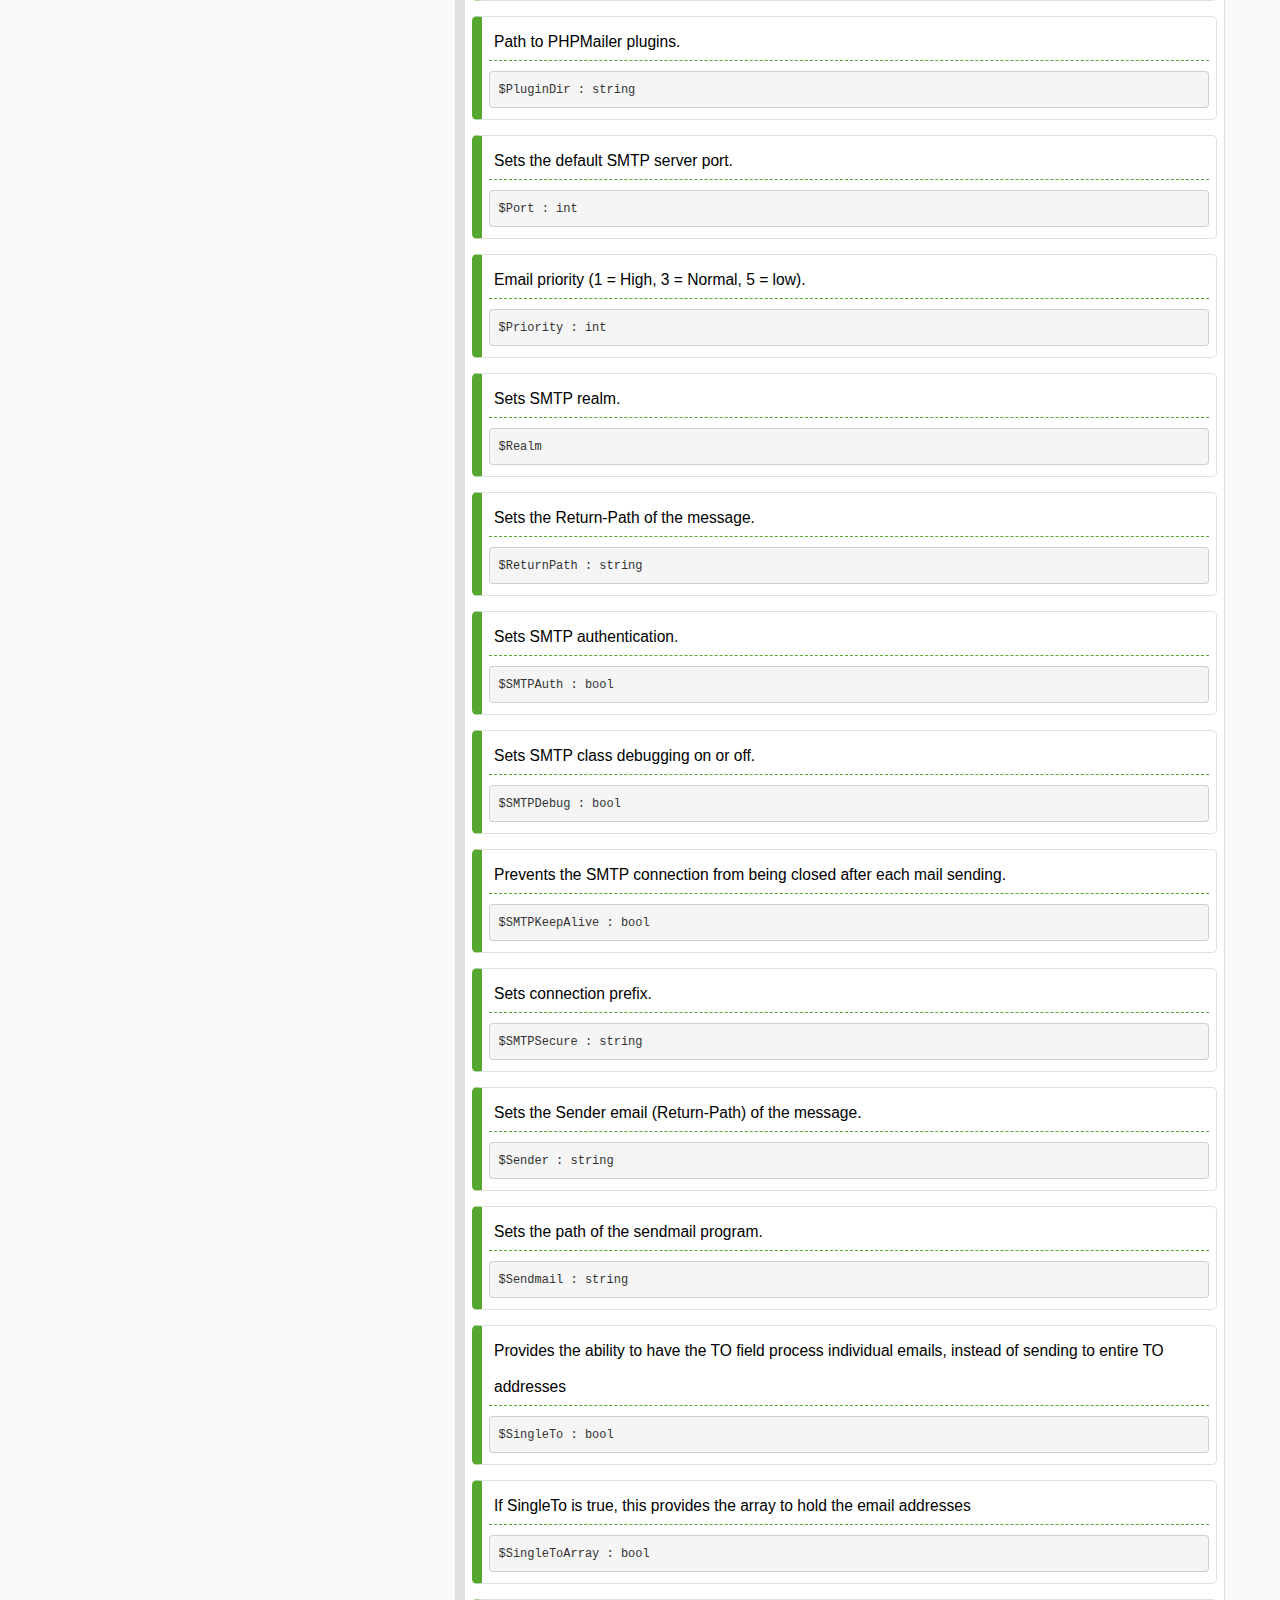
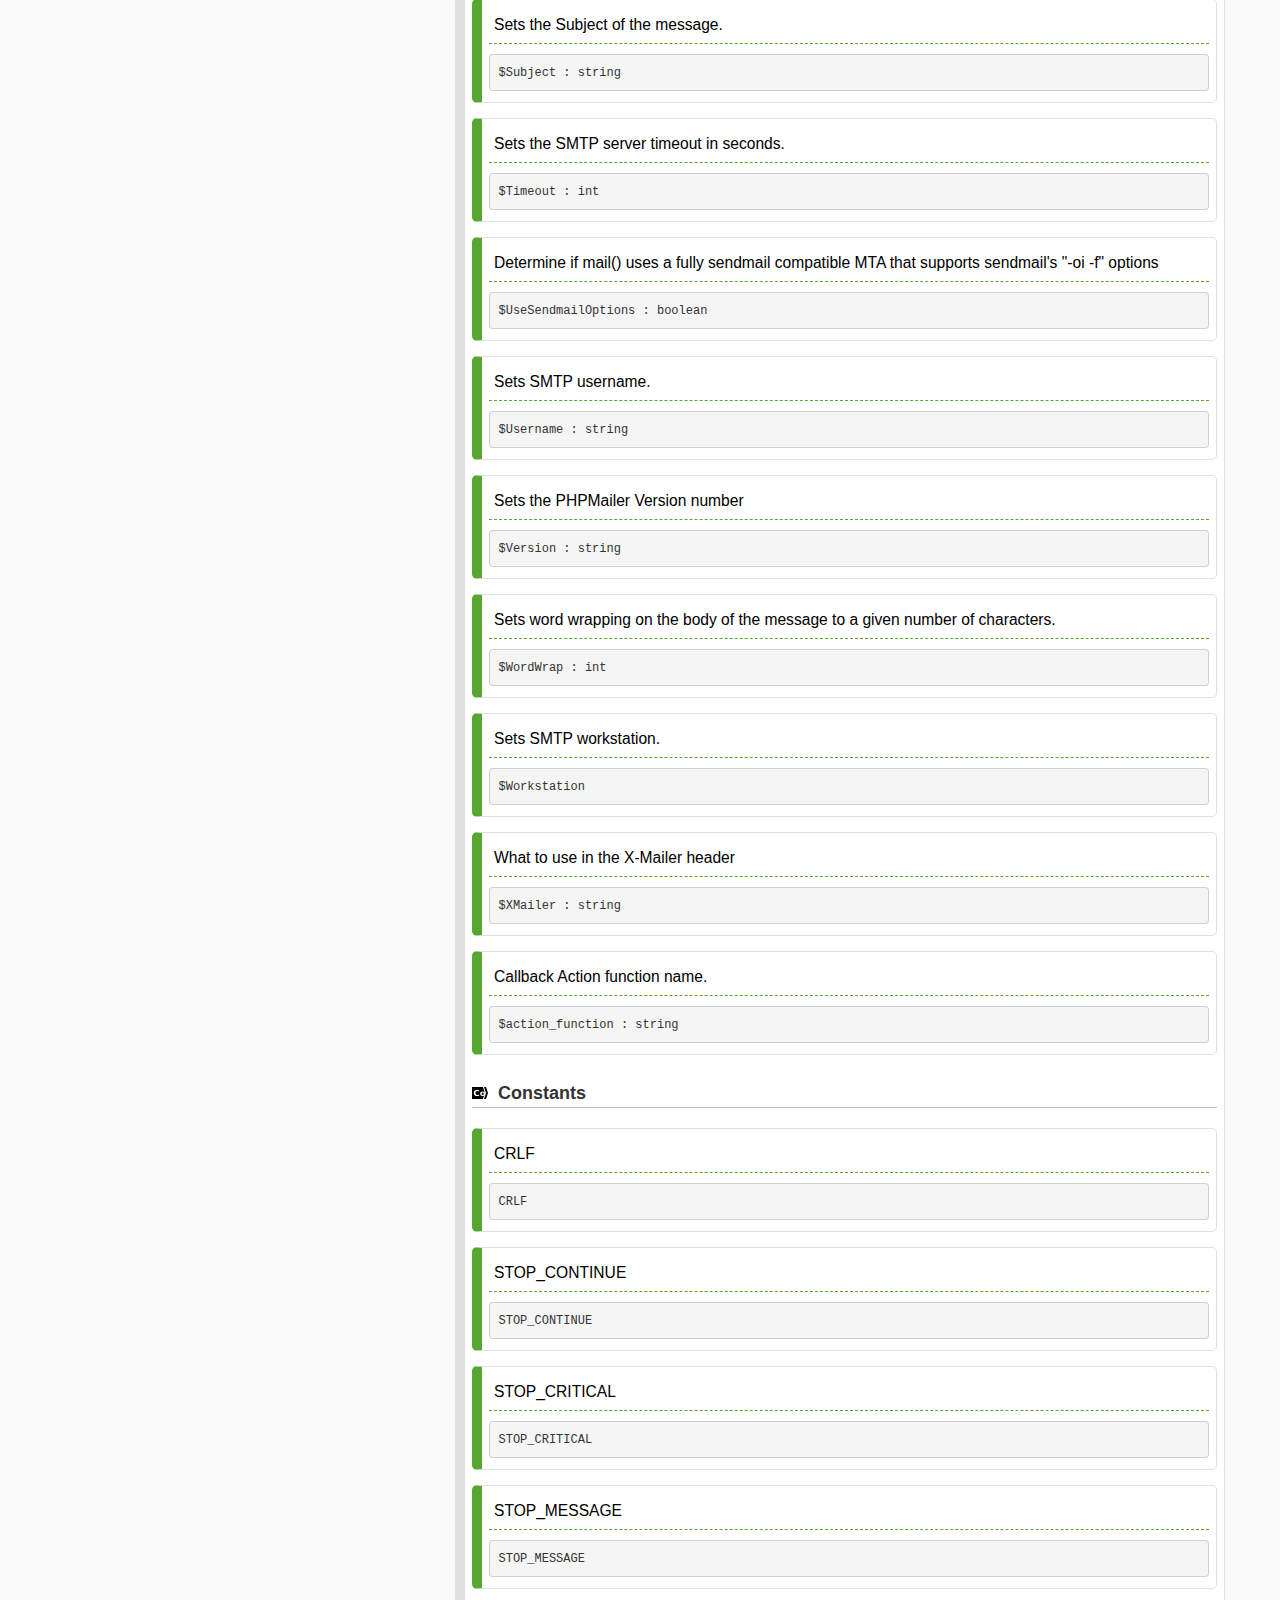
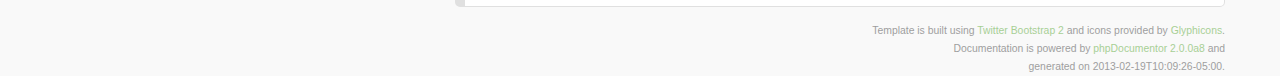
<file: phpmailer/docs/phpdoc/classes/PHPMailer.html>
<!DOCTYPE html><html xmlns:date="http://exslt.org/dates-and-times" lang="en">
<head>
<meta http-equiv="Content-Type" content="text/html; charset=UTF-8">
<meta name="viewport" content="width=device-width; initial-scale=1.0; maximum-scale=1.0; user-scalable=0;">
<meta charset="utf-8">
<title>PHPMailer version 5.2.4 » \PHPMailer</title>
<meta name="author" content="Mike van Riel">
<meta name="description" content="">
<link href="../css/template.css" rel="stylesheet" media="all">
<script src="../js/jquery-1.7.1.min.js" type="text/javascript"></script><script src="../js/jquery-ui-1.8.2.custom.min.js" type="text/javascript"></script><script src="../js/jquery.mousewheel.min.js" type="text/javascript"></script><script src="../js/bootstrap.js" type="text/javascript"></script><script src="../js/template.js" type="text/javascript"></script><script src="../js/prettify/prettify.min.js" type="text/javascript"></script><link rel="shortcut icon" href="../img/favicon.ico">
<link rel="apple-touch-icon" href="../img/apple-touch-icon.png">
<link rel="apple-touch-icon" sizes="72x72" href="../img/apple-touch-icon-72x72.png">
<link rel="apple-touch-icon" sizes="114x114" href="../img/apple-touch-icon-114x114.png">
</head>
<body>
<div class="navbar navbar-fixed-top">
<div class="navbar-inner"><div class="container">
<a class="btn btn-navbar" data-toggle="collapse" data-target=".nav-collapse"><span class="icon-bar"></span><span class="icon-bar"></span><span class="icon-bar"></span></a><a class="brand" href="../index.html">PHPMailer version 5.2.4</a><div class="nav-collapse"><ul class="nav">
<li class="dropdown">
<a href="#api" class="dropdown-toggle" data-toggle="dropdown">
                                    API Documentation <b class="caret"></b></a><ul class="dropdown-menu"></ul>
</li>
<li class="dropdown" id="charts-menu">
<a href="#charts" class="dropdown-toggle" data-toggle="dropdown">
                                    Charts <b class="caret"></b></a><ul class="dropdown-menu"><li><a href="../graph_class.html"><i class="icon-list-alt"></i> Class hierarchy diagram</a></li></ul>
</li>
<li class="dropdown" id="reports-menu">
<a href="#reports" class="dropdown-toggle" data-toggle="dropdown">
                                    Reports <b class="caret"></b></a><ul class="dropdown-menu">
<li><a href="../errors.html"><i class="icon-remove-sign"></i> Errors 
                <span class="label label-info">22</span></a></li>
<li><a href="../markers.html"><i class="icon-map-marker"></i> Markers 
                <ul><li>todo 
                <span class="label label-info">2</span>
</li></ul></a></li>
<li><a href="../deprecated.html"><i class="icon-stop"></i> Deprecated elements 
                <span class="label label-info">0</span></a></li>
</ul>
</li>
</ul></div>
</div></div>
<div class="go_to_top"><a href="#___" style="color: inherit">Back to top  <i class="icon-upload icon-white"></i></a></div>
</div>
<div id="___" class="container">
<noscript><div class="alert alert-warning">
                            Javascript is disabled; several features are only available
                            if Javascript is enabled.
                        </div></noscript>
<div class="row">
<div class="span4">
<span class="btn-group visibility" data-toggle="buttons-checkbox"><button class="btn public active" title="Show public elements">Public</button><button class="btn protected" title="Show protected elements">Protected</button><button class="btn private" title="Show private elements">Private</button><button class="btn inherited active" title="Show inherited elements">Inherited</button></span><div class="btn-group view pull-right" data-toggle="buttons-radio">
<button class="btn details" title="Show descriptions and method names"><i class="icon-list"></i></button><button class="btn simple" title="Show only method names"><i class="icon-align-justify"></i></button>
</div>
<ul class="side-nav nav nav-list">
<li class="nav-header">
<i class="icon-custom icon-method"></i> Methods</li>
<li class="method public "><a href="#AddAddress" title='AddAddress :: Adds a "To" address.'><span class="description">Adds a "To" address.</span><pre>AddAddress()</pre></a></li>
<li class="method public "><a href="#AddAttachment" title="AddAttachment :: Adds an attachment from a path on the filesystem."><span class="description">Adds an attachment from a path on the filesystem.</span><pre>AddAttachment()</pre></a></li>
<li class="method public "><a href="#AddBCC" title='AddBCC :: Adds a "Bcc" address.'><span class="description">Adds a "Bcc" address.</span><pre>AddBCC()</pre></a></li>
<li class="method public "><a href="#AddCC" title='AddCC :: Adds a "Cc" address.'><span class="description">Adds a "Cc" address.</span><pre>AddCC()</pre></a></li>
<li class="method public "><a href="#AddCustomHeader" title="AddCustomHeader :: Adds a custom header."><span class="description">Adds a custom header.</span><pre>AddCustomHeader()</pre></a></li>
<li class="method public "><a href="#AddEmbeddedImage" title="AddEmbeddedImage :: Adds an embedded attachment."><span class="description">Adds an embedded attachment.</span><pre>AddEmbeddedImage()</pre></a></li>
<li class="method public "><a href="#AddReplyTo" title='AddReplyTo :: Adds a "Reply-to" address.'><span class="description">Adds a "Reply-to" address.</span><pre>AddReplyTo()</pre></a></li>
<li class="method public "><a href="#AddStringAttachment" title="AddStringAttachment :: Adds a string or binary attachment (non-filesystem) to the list."><span class="description">Adds a string or binary attachment (non-filesystem) to the list.</span><pre>AddStringAttachment()</pre></a></li>
<li class="method public "><a href="#AddStringEmbeddedImage" title="AddStringEmbeddedImage :: Adds an embedded stringified attachment."><span class="description">Adds an embedded stringified attachment.</span><pre>AddStringEmbeddedImage()</pre></a></li>
<li class="method public "><a href="#AddrAppend" title="AddrAppend :: Creates recipient headers."><span class="description">Creates recipient headers.</span><pre>AddrAppend()</pre></a></li>
<li class="method public "><a href="#AddrFormat" title="AddrFormat :: Formats an address correctly."><span class="description">Formats an address correctly.</span><pre>AddrFormat()</pre></a></li>
<li class="method public "><a href="#AlternativeExists" title="AlternativeExists :: Does this message have an alternative body set?"><span class="description">Does this message have an alternative body set?</span><pre>AlternativeExists()</pre></a></li>
<li class="method public "><a href="#AttachmentExists" title="AttachmentExists :: Returns true if an attachment (non-inline) is present."><span class="description">Returns true if an attachment (non-inline) is present.</span><pre>AttachmentExists()</pre></a></li>
<li class="method public "><a href="#Base64EncodeWrapMB" title="Base64EncodeWrapMB :: Correctly encodes and wraps long multibyte strings for mail headers
without breaking lines within a character."><span class="description">Correctly encodes and wraps long multibyte strings for mail headers
without breaking lines within a character.</span><pre>Base64EncodeWrapMB()</pre></a></li>
<li class="method public "><a href="#ClearAddresses" title="ClearAddresses :: Clears all recipients assigned in the TO array."><span class="description">Clears all recipients assigned in the TO array.</span><pre>ClearAddresses()</pre></a></li>
<li class="method public "><a href="#ClearAllRecipients" title="ClearAllRecipients :: Clears all recipients assigned in the TO, CC and BCC
array."><span class="description">Clears all recipients assigned in the TO, CC and BCC
array.</span><pre>ClearAllRecipients()</pre></a></li>
<li class="method public "><a href="#ClearAttachments" title="ClearAttachments :: Clears all previously set filesystem, string, and binary
attachments."><span class="description">Clears all previously set filesystem, string, and binary
attachments.</span><pre>ClearAttachments()</pre></a></li>
<li class="method public "><a href="#ClearBCCs" title="ClearBCCs :: Clears all recipients assigned in the BCC array."><span class="description">Clears all recipients assigned in the BCC array.</span><pre>ClearBCCs()</pre></a></li>
<li class="method public "><a href="#ClearCCs" title="ClearCCs :: Clears all recipients assigned in the CC array."><span class="description">Clears all recipients assigned in the CC array.</span><pre>ClearCCs()</pre></a></li>
<li class="method public "><a href="#ClearCustomHeaders" title="ClearCustomHeaders :: Clears all custom headers."><span class="description">Clears all custom headers.</span><pre>ClearCustomHeaders()</pre></a></li>
<li class="method public "><a href="#ClearReplyTos" title="ClearReplyTos :: Clears all recipients assigned in the ReplyTo array."><span class="description">Clears all recipients assigned in the ReplyTo array.</span><pre>ClearReplyTos()</pre></a></li>
<li class="method public "><a href="#CreateBody" title="CreateBody :: Assembles the message body."><span class="description">Assembles the message body.</span><pre>CreateBody()</pre></a></li>
<li class="method public "><a href="#CreateHeader" title="CreateHeader :: Assembles message header."><span class="description">Assembles message header.</span><pre>CreateHeader()</pre></a></li>
<li class="method public "><a href="#DKIM_Add" title="DKIM_Add :: Create the DKIM header, body, as new header"><span class="description">Create the DKIM header, body, as new header</span><pre>DKIM_Add()</pre></a></li>
<li class="method public "><a href="#DKIM_BodyC" title="DKIM_BodyC :: Generate DKIM Canonicalization Body"><span class="description">Generate DKIM Canonicalization Body</span><pre>DKIM_BodyC()</pre></a></li>
<li class="method public "><a href="#DKIM_HeaderC" title="DKIM_HeaderC :: Generate DKIM Canonicalization Header"><span class="description">Generate DKIM Canonicalization Header</span><pre>DKIM_HeaderC()</pre></a></li>
<li class="method public "><a href="#DKIM_QP" title="DKIM_QP :: Set the private key file and password to sign the message."><span class="description">Set the private key file and password to sign the message.</span><pre>DKIM_QP()</pre></a></li>
<li class="method public "><a href="#DKIM_Sign" title="DKIM_Sign :: Generate DKIM signature"><span class="description">Generate DKIM signature</span><pre>DKIM_Sign()</pre></a></li>
<li class="method public "><a href="#EncodeHeader" title="EncodeHeader :: Encode a header string to best (shortest) of Q, B, quoted or none."><span class="description">Encode a header string to best (shortest) of Q, B, quoted or none.</span><pre>EncodeHeader()</pre></a></li>
<li class="method public "><a href="#EncodeQ" title="EncodeQ :: Encode string to q encoding."><span class="description">Encode string to q encoding.</span><pre>EncodeQ()</pre></a></li>
<li class="method public "><a href="#EncodeQP" title="EncodeQP :: Encode string to RFC2045 (6.7) quoted-printable format
Uses a PHP5 stream filter to do the encoding about 64x faster than the old version
Also results in same content as you started with after decoding"><span class="description">Encode string to RFC2045 (6.7) quoted-printable format
Uses a PHP5 stream filter to do the encoding about 64x faster than the old version
Also results in same content as you started with after decoding</span><pre>EncodeQP()</pre></a></li>
<li class="method public "><a href="#EncodeString" title="EncodeString :: Encodes string to requested format."><span class="description">Encodes string to requested format.</span><pre>EncodeString()</pre></a></li>
<li class="method public "><a href="#FixEOL" title="FixEOL :: Changes every end of line from CRLF, CR or LF to $this-&gt;LE."><span class="description">Changes every end of line from CRLF, CR or LF to $this-&gt;LE.</span><pre>FixEOL()</pre></a></li>
<li class="method public "><a href="#GetAttachments" title="GetAttachments :: Return the current array of attachments"><span class="description">Return the current array of attachments</span><pre>GetAttachments()</pre></a></li>
<li class="method public "><a href="#GetMailMIME" title="GetMailMIME :: Returns the message MIME."><span class="description">Returns the message MIME.</span><pre>GetMailMIME()</pre></a></li>
<li class="method public "><a href="#GetSentMIMEMessage" title="GetSentMIMEMessage :: Returns the MIME message (headers and body)."><span class="description">Returns the MIME message (headers and body).</span><pre>GetSentMIMEMessage()</pre></a></li>
<li class="method public "><a href="#GetTranslations" title="GetTranslations :: Return the current array of language strings"><span class="description">Return the current array of language strings</span><pre>GetTranslations()</pre></a></li>
<li class="method public "><a href="#HasMultiBytes" title="HasMultiBytes :: Checks if a string contains multibyte characters."><span class="description">Checks if a string contains multibyte characters.</span><pre>HasMultiBytes()</pre></a></li>
<li class="method public "><a href="#HeaderLine" title="HeaderLine :: Returns a formatted header line."><span class="description">Returns a formatted header line.</span><pre>HeaderLine()</pre></a></li>
<li class="method public "><a href="#InlineImageExists" title="InlineImageExists :: Returns true if an inline attachment is present."><span class="description">Returns true if an inline attachment is present.</span><pre>InlineImageExists()</pre></a></li>
<li class="method public "><a href="#IsError" title="IsError :: Returns true if an error occurred."><span class="description">Returns true if an error occurred.</span><pre>IsError()</pre></a></li>
<li class="method public "><a href="#IsHTML" title="IsHTML :: Sets message type to HTML."><span class="description">Sets message type to HTML.</span><pre>IsHTML()</pre></a></li>
<li class="method public "><a href="#IsMail" title="IsMail :: Sets Mailer to send message using PHP mail() function."><span class="description">Sets Mailer to send message using PHP mail() function.</span><pre>IsMail()</pre></a></li>
<li class="method public "><a href="#IsQmail" title="IsQmail :: Sets Mailer to send message using the qmail MTA."><span class="description">Sets Mailer to send message using the qmail MTA.</span><pre>IsQmail()</pre></a></li>
<li class="method public "><a href="#IsSMTP" title="IsSMTP :: Sets Mailer to send message using SMTP."><span class="description">Sets Mailer to send message using SMTP.</span><pre>IsSMTP()</pre></a></li>
<li class="method public "><a href="#IsSendmail" title="IsSendmail :: Sets Mailer to send message using the $Sendmail program."><span class="description">Sets Mailer to send message using the $Sendmail program.</span><pre>IsSendmail()</pre></a></li>
<li class="method public "><a href="#MsgHTML" title="MsgHTML :: Evaluates the message and returns modifications for inline images and backgrounds"><span class="description">Evaluates the message and returns modifications for inline images and backgrounds</span><pre>MsgHTML()</pre></a></li>
<li class="method public "><a href="#PostSend" title="PostSend :: Actual Email transport function
Send the email via the selected mechanism"><span class="description">Actual Email transport function
Send the email via the selected mechanism</span><pre>PostSend()</pre></a></li>
<li class="method public "><a href="#PreSend" title="PreSend :: Prep mail by constructing all message entities"><span class="description">Prep mail by constructing all message entities</span><pre>PreSend()</pre></a></li>
<li class="method public "><a href="#RFCDate" title="RFCDate :: Returns the proper RFC 822 formatted date."><span class="description">Returns the proper RFC 822 formatted date.</span><pre>RFCDate()</pre></a></li>
<li class="method public "><a href="#SecureHeader" title="SecureHeader :: Strips newlines to prevent header injection."><span class="description">Strips newlines to prevent header injection.</span><pre>SecureHeader()</pre></a></li>
<li class="method public "><a href="#Send" title="Send :: Creates message and assigns Mailer."><span class="description">Creates message and assigns Mailer.</span><pre>Send()</pre></a></li>
<li class="method public "><a href="#SetFrom" title="SetFrom :: Set the From and FromName properties"><span class="description">Set the From and FromName properties</span><pre>SetFrom()</pre></a></li>
<li class="method public "><a href="#SetLanguage" title="SetLanguage :: Sets the language for all class error messages."><span class="description">Sets the language for all class error messages.</span><pre>SetLanguage()</pre></a></li>
<li class="method public "><a href="#SetWordWrap" title="SetWordWrap :: Set the body wrapping."><span class="description">Set the body wrapping.</span><pre>SetWordWrap()</pre></a></li>
<li class="method public "><a href="#Sign" title="Sign :: Set the private key file and password to sign the message."><span class="description">Set the private key file and password to sign the message.</span><pre>Sign()</pre></a></li>
<li class="method public "><a href="#SmtpClose" title="SmtpClose :: Closes the active SMTP session if one exists."><span class="description">Closes the active SMTP session if one exists.</span><pre>SmtpClose()</pre></a></li>
<li class="method public "><a href="#SmtpConnect" title="SmtpConnect :: Initiates a connection to an SMTP server."><span class="description">Initiates a connection to an SMTP server.</span><pre>SmtpConnect()</pre></a></li>
<li class="method public "><a href="#TextLine" title="TextLine :: Returns a formatted mail line."><span class="description">Returns a formatted mail line.</span><pre>TextLine()</pre></a></li>
<li class="method public "><a href="#UTF8CharBoundary" title="UTF8CharBoundary :: Finds last character boundary prior to maxLength in a utf-8
quoted (printable) encoded string."><span class="description">Finds last character boundary prior to maxLength in a utf-8
quoted (printable) encoded string.</span><pre>UTF8CharBoundary()</pre></a></li>
<li class="method public "><a href="#ValidateAddress" title="ValidateAddress :: Check that a string looks roughly like an email address should
Static so it can be used without instantiation, public so people can overload
Conforms to RFC5322: Uses *correct* regex on which FILTER_VALIDATE_EMAIL is
based; So why not use FILTER_VALIDATE_EMAIL? Because it was broken to
not allow a@b type valid addresses :(
Some Versions of PHP break on the regex though, likely due to PCRE, so use
the older validation method for those users."><span class="description">Check that a string looks roughly like an email address should
Static so it can be used without instantiation, public so people can overload
Conforms to RFC5322: Uses *correct* regex on which FILTER_VALIDATE_EMAIL is
based; So why not use FILTER_VALIDATE_EMAIL? Because it was broken to
not allow a@b type valid addresses :(
Some Versions of PHP break on the regex though, likely due to PCRE, so use
the older validation method for those users.</span><pre>ValidateAddress()</pre></a></li>
<li class="method public "><a href="#WrapText" title="WrapText :: Wraps message for use with mailers that do not
automatically perform wrapping and for quoted-printable."><span class="description">Wraps message for use with mailers that do not
automatically perform wrapping and for quoted-printable.</span><pre>WrapText()</pre></a></li>
<li class="method public "><a href="#__construct" title="__construct :: Constructor"><span class="description">Constructor</span><pre>__construct()</pre></a></li>
<li class="method public "><a href="#_mime_types" title="_mime_types :: Gets the MIME type of the embedded or inline image"><span class="description">Gets the MIME type of the embedded or inline image</span><pre>_mime_types()</pre></a></li>
<li class="method public "><a href="#set" title="set :: Set (or reset) Class Objects (variables)"><span class="description">Set (or reset) Class Objects (variables)</span><pre>set()</pre></a></li>
<li class="nav-header protected">» Protected</li>
<li class="method protected "><a href="#AddAnAddress" title="AddAnAddress :: Adds an address to one of the recipient arrays
Addresses that have been added already return false, but do not throw exceptions"><span class="description">Adds an address to one of the recipient arrays
Addresses that have been added already return false, but do not throw exceptions</span><pre>AddAnAddress()</pre></a></li>
<li class="method protected "><a href="#AttachAll" title="AttachAll :: Attaches all fs, string, and binary attachments to the message."><span class="description">Attaches all fs, string, and binary attachments to the message.</span><pre>AttachAll()</pre></a></li>
<li class="method protected "><a href="#EncodeFile" title="EncodeFile :: Encodes attachment in requested format."><span class="description">Encodes attachment in requested format.</span><pre>EncodeFile()</pre></a></li>
<li class="method protected "><a href="#EndBoundary" title="EndBoundary :: Returns the end of a message boundary."><span class="description">Returns the end of a message boundary.</span><pre>EndBoundary()</pre></a></li>
<li class="method protected "><a href="#GetBoundary" title="GetBoundary :: Returns the start of a message boundary."><span class="description">Returns the start of a message boundary.</span><pre>GetBoundary()</pre></a></li>
<li class="method protected "><a href="#Lang" title="Lang :: Returns a message in the appropriate language."><span class="description">Returns a message in the appropriate language.</span><pre>Lang()</pre></a></li>
<li class="method protected "><a href="#MailSend" title="MailSend :: Sends mail using the PHP mail() function."><span class="description">Sends mail using the PHP mail() function.</span><pre>MailSend()</pre></a></li>
<li class="method protected "><a href="#SendmailSend" title="SendmailSend :: Sends mail using the $Sendmail program."><span class="description">Sends mail using the $Sendmail program.</span><pre>SendmailSend()</pre></a></li>
<li class="method protected "><a href="#ServerHostname" title="ServerHostname :: Returns the server hostname or 'localhost.localdomain' if unknown."><span class="description">Returns the server hostname or 'localhost.localdomain' if unknown.</span><pre>ServerHostname()</pre></a></li>
<li class="method protected "><a href="#SetError" title="SetError :: Adds the error message to the error container."><span class="description">Adds the error message to the error container.</span><pre>SetError()</pre></a></li>
<li class="method protected "><a href="#SetMessageType" title="SetMessageType :: Sets the message type."><span class="description">Sets the message type.</span><pre>SetMessageType()</pre></a></li>
<li class="method protected "><a href="#SmtpSend" title="SmtpSend :: Sends mail via SMTP using PhpSMTP
Returns false if there is a bad MAIL FROM, RCPT, or DATA input."><span class="description">Sends mail via SMTP using PhpSMTP
Returns false if there is a bad MAIL FROM, RCPT, or DATA input.</span><pre>SmtpSend()</pre></a></li>
<li class="method protected "><a href="#doCallback" title="doCallback :: Perform callback"><span class="description">Perform callback</span><pre>doCallback()</pre></a></li>
<li class="nav-header private">» Private</li>
<li class="method private "><a href="#edebug" title="edebug :: Outputs debugging info via user-defined method"><span class="description">Outputs debugging info via user-defined method</span><pre>edebug()</pre></a></li>
<li class="method private "><a href="#mail_passthru" title="mail_passthru :: Calls actual mail() function, but in a safe_mode aware fashion
Also, unless sendmail_path points to sendmail (or something that
claims to be sendmail), don't pass params (not a perfect fix,
but it will do)"><span class="description">Calls actual mail() function, but in a safe_mode aware fashion
Also, unless sendmail_path points to sendmail (or something that
claims to be sendmail), don't pass params (not a perfect fix,
but it will do)</span><pre>mail_passthru()</pre></a></li>
<li class="nav-header">
<i class="icon-custom icon-property"></i> Properties</li>
<li class="property public "><a href="#%24AltBody" title="$AltBody :: Sets the text-only body of the message."><span class="description">Sets the text-only body of the message.</span><pre>$AltBody</pre></a></li>
<li class="property public "><a href="#%24AuthType" title="$AuthType :: Sets SMTP auth type."><span class="description">Sets SMTP auth type.</span><pre>$AuthType</pre></a></li>
<li class="property public "><a href="#%24Body" title="$Body :: Sets the Body of the message."><span class="description">Sets the Body of the message.</span><pre>$Body</pre></a></li>
<li class="property public "><a href="#%24CharSet" title="$CharSet :: Sets the CharSet of the message."><span class="description">Sets the CharSet of the message.</span><pre>$CharSet</pre></a></li>
<li class="property public "><a href="#%24ConfirmReadingTo" title="$ConfirmReadingTo :: Sets the email address that a reading confirmation will be sent."><span class="description">Sets the email address that a reading confirmation will be sent.</span><pre>$ConfirmReadingTo</pre></a></li>
<li class="property public "><a href="#%24ContentType" title="$ContentType :: Sets the Content-type of the message."><span class="description">Sets the Content-type of the message.</span><pre>$ContentType</pre></a></li>
<li class="property public "><a href="#%24DKIM_domain" title="$DKIM_domain :: Used with DKIM Singing
required if DKIM is enabled, in format of email address 'domain.com'"><span class="description">Used with DKIM Singing
required if DKIM is enabled, in format of email address 'domain.com'</span><pre>$DKIM_domain</pre></a></li>
<li class="property public "><a href="#%24DKIM_identity" title="$DKIM_identity :: Used with DKIM Signing
required if DKIM is enabled, in format of email address 'you@yourdomain.com' typically used as the source of the email"><span class="description">Used with DKIM Signing
required if DKIM is enabled, in format of email address 'you@yourdomain.com' typically used as the source of the email</span><pre>$DKIM_identity</pre></a></li>
<li class="property public "><a href="#%24DKIM_passphrase" title="$DKIM_passphrase :: Used with DKIM Signing
optional parameter if your private key requires a passphras"><span class="description">Used with DKIM Signing
optional parameter if your private key requires a passphras</span><pre>$DKIM_passphrase</pre></a></li>
<li class="property public "><a href="#%24DKIM_private" title="$DKIM_private :: Used with DKIM Signing
required if DKIM is enabled, path to private key file"><span class="description">Used with DKIM Signing
required if DKIM is enabled, path to private key file</span><pre>$DKIM_private</pre></a></li>
<li class="property public "><a href="#%24DKIM_selector" title="$DKIM_selector :: Used with DKIM Signing
required parameter if DKIM is enabled"><span class="description">Used with DKIM Signing
required parameter if DKIM is enabled</span><pre>$DKIM_selector</pre></a></li>
<li class="property public "><a href="#%24Debugoutput" title="$Debugoutput :: Sets the function/method to use for debugging output."><span class="description">Sets the function/method to use for debugging output.</span><pre>$Debugoutput</pre></a></li>
<li class="property public "><a href="#%24Encoding" title="$Encoding :: Sets the Encoding of the message."><span class="description">Sets the Encoding of the message.</span><pre>$Encoding</pre></a></li>
<li class="property public "><a href="#%24ErrorInfo" title="$ErrorInfo :: Holds the most recent mailer error message."><span class="description">Holds the most recent mailer error message.</span><pre>$ErrorInfo</pre></a></li>
<li class="property public "><a href="#%24From" title="$From :: Sets the From email address for the message."><span class="description">Sets the From email address for the message.</span><pre>$From</pre></a></li>
<li class="property public "><a href="#%24FromName" title="$FromName :: Sets the From name of the message."><span class="description">Sets the From name of the message.</span><pre>$FromName</pre></a></li>
<li class="property public "><a href="#%24Helo" title="$Helo :: Sets the SMTP HELO of the message (Default is $Hostname)."><span class="description">Sets the SMTP HELO of the message (Default is $Hostname).</span><pre>$Helo</pre></a></li>
<li class="property public "><a href="#%24Host" title="$Host :: Sets the SMTP hosts."><span class="description">Sets the SMTP hosts.</span><pre>$Host</pre></a></li>
<li class="property public "><a href="#%24Hostname" title="$Hostname :: Sets the hostname to use in Message-Id and Received headers
and as default HELO string."><span class="description">Sets the hostname to use in Message-Id and Received headers
and as default HELO string.</span><pre>$Hostname</pre></a></li>
<li class="property public "><a href="#%24LE" title="$LE :: Provides the ability to change the generic line ending
NOTE: The default remains '\n'."><span class="description">Provides the ability to change the generic line ending
NOTE: The default remains '\n'.</span><pre>$LE</pre></a></li>
<li class="property public "><a href="#%24Mailer" title='$Mailer :: Method to send mail: ("mail", "sendmail", or "smtp").'><span class="description">Method to send mail: ("mail", "sendmail", or "smtp").</span><pre>$Mailer</pre></a></li>
<li class="property public "><a href="#%24MessageDate" title="$MessageDate :: Sets the message Date to be used in the Date header."><span class="description">Sets the message Date to be used in the Date header.</span><pre>$MessageDate</pre></a></li>
<li class="property public "><a href="#%24MessageID" title="$MessageID :: Sets the message ID to be used in the Message-Id header."><span class="description">Sets the message ID to be used in the Message-Id header.</span><pre>$MessageID</pre></a></li>
<li class="property public "><a href="#%24Password" title="$Password :: Sets SMTP password."><span class="description">Sets SMTP password.</span><pre>$Password</pre></a></li>
<li class="property public "><a href="#%24PluginDir" title="$PluginDir :: Path to PHPMailer plugins."><span class="description">Path to PHPMailer plugins.</span><pre>$PluginDir</pre></a></li>
<li class="property public "><a href="#%24Port" title="$Port :: Sets the default SMTP server port."><span class="description">Sets the default SMTP server port.</span><pre>$Port</pre></a></li>
<li class="property public "><a href="#%24Priority" title="$Priority :: Email priority (1 = High, 3 = Normal, 5 = low)."><span class="description">Email priority (1 = High, 3 = Normal, 5 = low).</span><pre>$Priority</pre></a></li>
<li class="property public "><a href="#%24Realm" title="$Realm :: Sets SMTP realm."><span class="description">Sets SMTP realm.</span><pre>$Realm</pre></a></li>
<li class="property public "><a href="#%24ReturnPath" title="$ReturnPath :: Sets the Return-Path of the message."><span class="description">Sets the Return-Path of the message.</span><pre>$ReturnPath</pre></a></li>
<li class="property public "><a href="#%24SMTPAuth" title="$SMTPAuth :: Sets SMTP authentication."><span class="description">Sets SMTP authentication.</span><pre>$SMTPAuth</pre></a></li>
<li class="property public "><a href="#%24SMTPDebug" title="$SMTPDebug :: Sets SMTP class debugging on or off."><span class="description">Sets SMTP class debugging on or off.</span><pre>$SMTPDebug</pre></a></li>
<li class="property public "><a href="#%24SMTPKeepAlive" title="$SMTPKeepAlive :: Prevents the SMTP connection from being closed after each mail
sending."><span class="description">Prevents the SMTP connection from being closed after each mail
sending.</span><pre>$SMTPKeepAlive</pre></a></li>
<li class="property public "><a href="#%24SMTPSecure" title="$SMTPSecure :: Sets connection prefix."><span class="description">Sets connection prefix.</span><pre>$SMTPSecure</pre></a></li>
<li class="property public "><a href="#%24Sender" title="$Sender :: Sets the Sender email (Return-Path) of the message."><span class="description">Sets the Sender email (Return-Path) of the message.</span><pre>$Sender</pre></a></li>
<li class="property public "><a href="#%24Sendmail" title="$Sendmail :: Sets the path of the sendmail program."><span class="description">Sets the path of the sendmail program.</span><pre>$Sendmail</pre></a></li>
<li class="property public "><a href="#%24SingleTo" title="$SingleTo :: Provides the ability to have the TO field process individual
emails, instead of sending to entire TO addresses"><span class="description">Provides the ability to have the TO field process individual
emails, instead of sending to entire TO addresses</span><pre>$SingleTo</pre></a></li>
<li class="property public "><a href="#%24SingleToArray" title="$SingleToArray :: If SingleTo is true, this provides the array to hold the email addresses"><span class="description">If SingleTo is true, this provides the array to hold the email addresses</span><pre>$SingleToArray</pre></a></li>
<li class="property public "><a href="#%24Subject" title="$Subject :: Sets the Subject of the message."><span class="description">Sets the Subject of the message.</span><pre>$Subject</pre></a></li>
<li class="property public "><a href="#%24Timeout" title="$Timeout :: Sets the SMTP server timeout in seconds."><span class="description">Sets the SMTP server timeout in seconds.</span><pre>$Timeout</pre></a></li>
<li class="property public "><a href="#%24UseSendmailOptions" title="$UseSendmailOptions :: Determine if mail() uses a fully sendmail compatible MTA that
supports sendmail's &quot;-oi -f&quot; options"><span class="description">Determine if mail() uses a fully sendmail compatible MTA that
supports sendmail's "-oi -f" options</span><pre>$UseSendmailOptions</pre></a></li>
<li class="property public "><a href="#%24Username" title="$Username :: Sets SMTP username."><span class="description">Sets SMTP username.</span><pre>$Username</pre></a></li>
<li class="property public "><a href="#%24Version" title="$Version :: Sets the PHPMailer Version number"><span class="description">Sets the PHPMailer Version number</span><pre>$Version</pre></a></li>
<li class="property public "><a href="#%24WordWrap" title="$WordWrap :: Sets word wrapping on the body of the message to a given number of
characters."><span class="description">Sets word wrapping on the body of the message to a given number of
characters.</span><pre>$WordWrap</pre></a></li>
<li class="property public "><a href="#%24Workstation" title="$Workstation :: Sets SMTP workstation."><span class="description">Sets SMTP workstation.</span><pre>$Workstation</pre></a></li>
<li class="property public "><a href="#%24XMailer" title="$XMailer :: What to use in the X-Mailer header"><span class="description">What to use in the X-Mailer header</span><pre>$XMailer</pre></a></li>
<li class="property public "><a href="#%24action_function" title="$action_function :: Callback Action function name."><span class="description">Callback Action function name.</span><pre>$action_function</pre></a></li>
<li class="nav-header protected">» Protected</li>
<li class="property protected "><a href="#%24CustomHeader" title="$CustomHeader :: "><span class="description">&lt;p&gt;An array of custom headers&lt;/p&gt;</span><pre>$CustomHeader</pre></a></li>
<li class="property protected "><a href="#%24MIMEBody" title="$MIMEBody :: Stores the complete compiled MIME message body."><span class="description">Stores the complete compiled MIME message body.</span><pre>$MIMEBody</pre></a></li>
<li class="property protected "><a href="#%24MIMEHeader" title="$MIMEHeader :: Stores the complete compiled MIME message headers."><span class="description">Stores the complete compiled MIME message headers.</span><pre>$MIMEHeader</pre></a></li>
<li class="property protected "><a href="#%24ReplyTo" title="$ReplyTo :: "><span class="description">&lt;p&gt;An array of reply-to name and address&lt;/p&gt;
</span><pre>$ReplyTo</pre></a></li>
<li class="property protected "><a href="#%24all_recipients" title="$all_recipients :: "><span class="description">&lt;p&gt;An array of all kinds of addresses: to, cc, bcc, replyto&lt;/p&gt;</span><pre>$all_recipients</pre></a></li>
<li class="property protected "><a href="#%24attachment" title="$attachment :: "><span class="description">&lt;p&gt;An array of attachments&lt;/p&gt;</span><pre>$attachment</pre></a></li>
<li class="property protected "><a href="#%24bcc" title="$bcc :: "><span class="description">&lt;p&gt;An array of 'bcc' addresses&lt;/p&gt;
</span><pre>$bcc</pre></a></li>
<li class="property protected "><a href="#%24boundary" title="$boundary :: "><span class="description">&lt;p&gt;An array of MIME boundary strings&lt;/p&gt;</span><pre>$boundary</pre></a></li>
<li class="property protected "><a href="#%24cc" title="$cc :: "><span class="description">&lt;p&gt;An array of 'cc' addresses&lt;/p&gt;
</span><pre>$cc</pre></a></li>
<li class="property protected "><a href="#%24error_count" title="$error_count :: "><span class="description">&lt;p&gt;The number of errors encountered&lt;/p&gt;</span><pre>$error_count</pre></a></li>
<li class="property protected "><a href="#%24exceptions" title="$exceptions :: "><span class="description">&lt;p&gt;Whether to throw exceptions for errors&lt;/p&gt;</span><pre>$exceptions</pre></a></li>
<li class="property protected "><a href="#%24language" title="$language :: "><span class="description">&lt;p&gt;An array of available languages&lt;/p&gt;</span><pre>$language</pre></a></li>
<li class="property protected "><a href="#%24mailHeader" title="$mailHeader :: Stores the extra header list which CreateHeader() doesn't fold in"><span class="description">Stores the extra header list which CreateHeader() doesn't fold in</span><pre>$mailHeader</pre></a></li>
<li class="property protected "><a href="#%24message_type" title="$message_type :: "><span class="description">&lt;p&gt;The message's MIME type&lt;/p&gt;
</span><pre>$message_type</pre></a></li>
<li class="property protected "><a href="#%24sign_cert_file" title="$sign_cert_file :: "><span class="description">&lt;p&gt;The filename of a DKIM certificate file&lt;/p&gt;</span><pre>$sign_cert_file</pre></a></li>
<li class="property protected "><a href="#%24sign_key_file" title="$sign_key_file :: "><span class="description">&lt;p&gt;The filename of a DKIM key file&lt;/p&gt;</span><pre>$sign_key_file</pre></a></li>
<li class="property protected "><a href="#%24sign_key_pass" title="$sign_key_pass :: "><span class="description">&lt;p&gt;The password of a DKIM key&lt;/p&gt;</span><pre>$sign_key_pass</pre></a></li>
<li class="property protected "><a href="#%24smtp" title="$smtp :: "><span class="description">&lt;p&gt;An instance of the SMTP sender class&lt;/p&gt;</span><pre>$smtp</pre></a></li>
<li class="property protected "><a href="#%24to" title="$to :: "><span class="description">&lt;p&gt;An array of 'to' addresses&lt;/p&gt;
</span><pre>$to</pre></a></li>
<li class="nav-header">
<i class="icon-custom icon-constant"></i> Constants</li>
<li class="constant  "><a href="#CRLF" title="CRLF :: "><span class="description">CRLF</span><pre>CRLF</pre></a></li>
<li class="constant  "><a href="#STOP_CONTINUE" title="STOP_CONTINUE :: "><span class="description">STOP_CONTINUE</span><pre>STOP_CONTINUE</pre></a></li>
<li class="constant  "><a href="#STOP_CRITICAL" title="STOP_CRITICAL :: "><span class="description">STOP_CRITICAL</span><pre>STOP_CRITICAL</pre></a></li>
<li class="constant  "><a href="#STOP_MESSAGE" title="STOP_MESSAGE :: "><span class="description">STOP_MESSAGE</span><pre>STOP_MESSAGE</pre></a></li>
</ul>
</div>
<div class="span8">
<a name="%5CPHPMailer" id="\PHPMailer"></a><ul class="breadcrumb">
<li>
<a href="../index.html"><i class="icon-custom icon-class"></i></a><span class="divider">\</span>
</li>
<li><a href="../namespaces/global.html">global</a></li>
<li class="active">
<span class="divider">\</span><a href="../classes/PHPMailer.html">PHPMailer</a>
</li>
</ul>
<div href="../classes/PHPMailer.html" class="element class">
<p class="short_description">PHP email creation and transport class</p>
<div class="details">
<p class="long_description"></p>
<table class="table table-bordered"><tr>
<th>package</th>
<td><a href="../packages/PHPMailer.html">PHPMailer</a></td>
</tr></table>
<h3>
<i class="icon-custom icon-method"></i> Methods</h3>
<a name="AddAddress" id="AddAddress"></a><div class="element clickable method public AddAddress" data-toggle="collapse" data-target=".AddAddress .collapse">
<h2>Adds a "To" address.</h2>
<pre>AddAddress(string $address, string $name) : boolean</pre>
<div class="labels"></div>
<div class="row collapse"><div class="detail-description">
<p class="long_description"></p>
<h3>Parameters</h3>
<div class="subelement argument">
<h4>$address</h4>
<code>string</code>
</div>
<div class="subelement argument">
<h4>$name</h4>
<code>string</code>
</div>
<h3>Returns</h3>
<div class="subelement response">
<code>boolean</code>true on success, false if address already used</div>
</div></div>
</div>
<a name="AddAttachment" id="AddAttachment"></a><div class="element clickable method public AddAttachment" data-toggle="collapse" data-target=".AddAttachment .collapse">
<h2>Adds an attachment from a path on the filesystem.</h2>
<pre>AddAttachment(string $path, string $name, string $encoding, string $type) : bool</pre>
<div class="labels"></div>
<div class="row collapse"><div class="detail-description">
<p class="long_description"><p>Returns false if the file could not be found
or accessed.</p></p>
<h3>Parameters</h3>
<div class="subelement argument">
<h4>$path</h4>
<code>string</code><p>Path to the attachment.</p></div>
<div class="subelement argument">
<h4>$name</h4>
<code>string</code><p>Overrides the attachment name.</p></div>
<div class="subelement argument">
<h4>$encoding</h4>
<code>string</code><p>File encoding (see $Encoding).</p>
</div>
<div class="subelement argument">
<h4>$type</h4>
<code>string</code><p>File extension (MIME) type.</p>
</div>
<h3>Exceptions</h3>
<table class="table table-bordered"><tr>
<th><code><a href="../classes/phpmailerException.html">\phpmailerException</a></code></th>
<td></td>
</tr></table>
<h3>Returns</h3>
<div class="subelement response"><code>bool</code></div>
</div></div>
</div>
<a name="AddBCC" id="AddBCC"></a><div class="element clickable method public AddBCC" data-toggle="collapse" data-target=".AddBCC .collapse">
<h2>Adds a "Bcc" address.</h2>
<pre>AddBCC(string $address, string $name) : boolean</pre>
<div class="labels"></div>
<div class="row collapse"><div class="detail-description">
<p class="long_description"><p>Note: this function works with the SMTP mailer on win32, not with the "mail" mailer.</p></p>
<h3>Parameters</h3>
<div class="subelement argument">
<h4>$address</h4>
<code>string</code>
</div>
<div class="subelement argument">
<h4>$name</h4>
<code>string</code>
</div>
<h3>Returns</h3>
<div class="subelement response">
<code>boolean</code>true on success, false if address already used</div>
</div></div>
</div>
<a name="AddCC" id="AddCC"></a><div class="element clickable method public AddCC" data-toggle="collapse" data-target=".AddCC .collapse">
<h2>Adds a "Cc" address.</h2>
<pre>AddCC(string $address, string $name) : boolean</pre>
<div class="labels"></div>
<div class="row collapse"><div class="detail-description">
<p class="long_description"><p>Note: this function works with the SMTP mailer on win32, not with the "mail" mailer.</p></p>
<h3>Parameters</h3>
<div class="subelement argument">
<h4>$address</h4>
<code>string</code>
</div>
<div class="subelement argument">
<h4>$name</h4>
<code>string</code>
</div>
<h3>Returns</h3>
<div class="subelement response">
<code>boolean</code>true on success, false if address already used</div>
</div></div>
</div>
<a name="AddCustomHeader" id="AddCustomHeader"></a><div class="element clickable method public AddCustomHeader" data-toggle="collapse" data-target=".AddCustomHeader .collapse">
<h2>Adds a custom header.</h2>
<pre>AddCustomHeader(string $name, string $value) : void</pre>
<div class="labels"></div>
<div class="row collapse"><div class="detail-description">
<p class="long_description"><p>$name value can be overloaded to contain
both header name and value (name:value)</p></p>
<table class="table table-bordered"><tr>
<th>access</th>
<td>public</td>
</tr></table>
<h3>Parameters</h3>
<div class="subelement argument">
<h4>$name</h4>
<code>string</code><p>custom header name</p></div>
<div class="subelement argument">
<h4>$value</h4>
<code>string</code><p>header value</p></div>
</div></div>
</div>
<a name="AddEmbeddedImage" id="AddEmbeddedImage"></a><div class="element clickable method public AddEmbeddedImage" data-toggle="collapse" data-target=".AddEmbeddedImage .collapse">
<h2>Adds an embedded attachment.</h2>
<pre>AddEmbeddedImage(string $path, string $cid, string $name, string $encoding, string $type) : bool</pre>
<div class="labels"></div>
<div class="row collapse"><div class="detail-description">
<p class="long_description"><p>This can include images, sounds, and
just about any other document.  Make sure to set the $type to an
image type.  For JPEG images use "image/jpeg" and for GIF images
use "image/gif".</p></p>
<h3>Parameters</h3>
<div class="subelement argument">
<h4>$path</h4>
<code>string</code><p>Path to the attachment.</p></div>
<div class="subelement argument">
<h4>$cid</h4>
<code>string</code><p>Content ID of the attachment. Use this to identify the Id for accessing the image in an HTML form.</p></div>
<div class="subelement argument">
<h4>$name</h4>
<code>string</code><p>Overrides the attachment name.</p></div>
<div class="subelement argument">
<h4>$encoding</h4>
<code>string</code><p>File encoding (see $Encoding).</p>
</div>
<div class="subelement argument">
<h4>$type</h4>
<code>string</code><p>File extension (MIME) type.</p>
</div>
<h3>Returns</h3>
<div class="subelement response"><code>bool</code></div>
</div></div>
</div>
<a name="AddReplyTo" id="AddReplyTo"></a><div class="element clickable method public AddReplyTo" data-toggle="collapse" data-target=".AddReplyTo .collapse">
<h2>Adds a "Reply-to" address.</h2>
<pre>AddReplyTo(string $address, string $name) : boolean</pre>
<div class="labels"></div>
<div class="row collapse"><div class="detail-description">
<p class="long_description"></p>
<h3>Parameters</h3>
<div class="subelement argument">
<h4>$address</h4>
<code>string</code>
</div>
<div class="subelement argument">
<h4>$name</h4>
<code>string</code>
</div>
<h3>Returns</h3>
<div class="subelement response"><code>boolean</code></div>
</div></div>
</div>
<a name="AddStringAttachment" id="AddStringAttachment"></a><div class="element clickable method public AddStringAttachment" data-toggle="collapse" data-target=".AddStringAttachment .collapse">
<h2>Adds a string or binary attachment (non-filesystem) to the list.</h2>
<pre>AddStringAttachment(string $string, string $filename, string $encoding, string $type) : void</pre>
<div class="labels"></div>
<div class="row collapse"><div class="detail-description">
<p class="long_description"><p>This method can be used to attach ascii or binary data,
such as a BLOB record from a database.</p></p>
<h3>Parameters</h3>
<div class="subelement argument">
<h4>$string</h4>
<code>string</code><p>String attachment data.</p></div>
<div class="subelement argument">
<h4>$filename</h4>
<code>string</code><p>Name of the attachment.</p></div>
<div class="subelement argument">
<h4>$encoding</h4>
<code>string</code><p>File encoding (see $Encoding).</p>
</div>
<div class="subelement argument">
<h4>$type</h4>
<code>string</code><p>File extension (MIME) type.</p>
</div>
</div></div>
</div>
<a name="AddStringEmbeddedImage" id="AddStringEmbeddedImage"></a><div class="element clickable method public AddStringEmbeddedImage" data-toggle="collapse" data-target=".AddStringEmbeddedImage .collapse">
<h2>Adds an embedded stringified attachment.</h2>
<pre>AddStringEmbeddedImage(string $string, string $cid, string $name, string $encoding, string $type) : bool</pre>
<div class="labels"></div>
<div class="row collapse"><div class="detail-description">
<p class="long_description"><p>This can include images, sounds, and
just about any other document.  Make sure to set the $type to an
image type.  For JPEG images use "image/jpeg" and for GIF images
use "image/gif".</p></p>
<h3>Parameters</h3>
<div class="subelement argument">
<h4>$string</h4>
<code>string</code><p>The attachment.</p></div>
<div class="subelement argument">
<h4>$cid</h4>
<code>string</code><p>Content ID of the attachment. Use this to identify the Id for accessing the image in an HTML form.</p></div>
<div class="subelement argument">
<h4>$name</h4>
<code>string</code><p>Overrides the attachment name.</p></div>
<div class="subelement argument">
<h4>$encoding</h4>
<code>string</code><p>File encoding (see $Encoding).</p>
</div>
<div class="subelement argument">
<h4>$type</h4>
<code>string</code><p>File extension (MIME) type.</p>
</div>
<h3>Returns</h3>
<div class="subelement response"><code>bool</code></div>
</div></div>
</div>
<a name="AddrAppend" id="AddrAppend"></a><div class="element clickable method public AddrAppend" data-toggle="collapse" data-target=".AddrAppend .collapse">
<h2>Creates recipient headers.</h2>
<pre>AddrAppend(string $type, array $addr) : string</pre>
<div class="labels"></div>
<div class="row collapse"><div class="detail-description">
<p class="long_description"></p>
<table class="table table-bordered"><tr>
<th>access</th>
<td>public</td>
</tr></table>
<h3>Parameters</h3>
<div class="subelement argument">
<h4>$type</h4>
<code>string</code>
</div>
<div class="subelement argument">
<h4>$addr</h4>
<code>array</code>
</div>
<h3>Returns</h3>
<div class="subelement response"><code>string</code></div>
</div></div>
</div>
<a name="AddrFormat" id="AddrFormat"></a><div class="element clickable method public AddrFormat" data-toggle="collapse" data-target=".AddrFormat .collapse">
<h2>Formats an address correctly.</h2>
<pre>AddrFormat(string $addr) : string</pre>
<div class="labels"></div>
<div class="row collapse"><div class="detail-description">
<p class="long_description"></p>
<table class="table table-bordered"><tr>
<th>access</th>
<td>public</td>
</tr></table>
<h3>Parameters</h3>
<div class="subelement argument">
<h4>$addr</h4>
<code>string</code>
</div>
<h3>Returns</h3>
<div class="subelement response"><code>string</code></div>
</div></div>
</div>
<a name="AlternativeExists" id="AlternativeExists"></a><div class="element clickable method public AlternativeExists" data-toggle="collapse" data-target=".AlternativeExists .collapse">
<h2>Does this message have an alternative body set?</h2>
<pre>AlternativeExists() : bool</pre>
<div class="labels"></div>
<div class="row collapse"><div class="detail-description">
<p class="long_description"></p>
<h3>Returns</h3>
<div class="subelement response"><code>bool</code></div>
</div></div>
</div>
<a name="AttachmentExists" id="AttachmentExists"></a><div class="element clickable method public AttachmentExists" data-toggle="collapse" data-target=".AttachmentExists .collapse">
<h2>Returns true if an attachment (non-inline) is present.</h2>
<pre>AttachmentExists() : bool</pre>
<div class="labels"></div>
<div class="row collapse"><div class="detail-description">
<p class="long_description"></p>
<h3>Returns</h3>
<div class="subelement response"><code>bool</code></div>
</div></div>
</div>
<a name="Base64EncodeWrapMB" id="Base64EncodeWrapMB"></a><div class="element clickable method public Base64EncodeWrapMB" data-toggle="collapse" data-target=".Base64EncodeWrapMB .collapse">
<h2>Correctly encodes and wraps long multibyte strings for mail headers
without breaking lines within a character.</h2>
<pre>Base64EncodeWrapMB(string $str, string $lf) : string</pre>
<div class="labels"></div>
<div class="row collapse"><div class="detail-description">
<p class="long_description"><p>Adapted from a function by paravoid at http://uk.php.net/manual/en/function.mb-encode-mimeheader.php</p></p>
<table class="table table-bordered"><tr>
<th>access</th>
<td>public</td>
</tr></table>
<h3>Parameters</h3>
<div class="subelement argument">
<h4>$str</h4>
<code>string</code><p>multi-byte text to wrap encode</p>
</div>
<div class="subelement argument">
<h4>$lf</h4>
<code>string</code><p>string to use as linefeed/end-of-line</p>
</div>
<h3>Returns</h3>
<div class="subelement response"><code>string</code></div>
</div></div>
</div>
<a name="ClearAddresses" id="ClearAddresses"></a><div class="element clickable method public ClearAddresses" data-toggle="collapse" data-target=".ClearAddresses .collapse">
<h2>Clears all recipients assigned in the TO array.</h2>
<pre>ClearAddresses() : void</pre>
<div class="labels"></div>
<div class="row collapse"><div class="detail-description"><p class="long_description"><p>Returns void.</p></p></div></div>
</div>
<a name="ClearAllRecipients" id="ClearAllRecipients"></a><div class="element clickable method public ClearAllRecipients" data-toggle="collapse" data-target=".ClearAllRecipients .collapse">
<h2>Clears all recipients assigned in the TO, CC and BCC
array.</h2>
<pre>ClearAllRecipients() : void</pre>
<div class="labels"></div>
<div class="row collapse"><div class="detail-description"><p class="long_description"><p>Returns void.</p></p></div></div>
</div>
<a name="ClearAttachments" id="ClearAttachments"></a><div class="element clickable method public ClearAttachments" data-toggle="collapse" data-target=".ClearAttachments .collapse">
<h2>Clears all previously set filesystem, string, and binary
attachments.</h2>
<pre>ClearAttachments() : void</pre>
<div class="labels"></div>
<div class="row collapse"><div class="detail-description"><p class="long_description"><p>Returns void.</p></p></div></div>
</div>
<a name="ClearBCCs" id="ClearBCCs"></a><div class="element clickable method public ClearBCCs" data-toggle="collapse" data-target=".ClearBCCs .collapse">
<h2>Clears all recipients assigned in the BCC array.</h2>
<pre>ClearBCCs() : void</pre>
<div class="labels"></div>
<div class="row collapse"><div class="detail-description"><p class="long_description"><p>Returns void.</p></p></div></div>
</div>
<a name="ClearCCs" id="ClearCCs"></a><div class="element clickable method public ClearCCs" data-toggle="collapse" data-target=".ClearCCs .collapse">
<h2>Clears all recipients assigned in the CC array.</h2>
<pre>ClearCCs() : void</pre>
<div class="labels"></div>
<div class="row collapse"><div class="detail-description"><p class="long_description"><p>Returns void.</p></p></div></div>
</div>
<a name="ClearCustomHeaders" id="ClearCustomHeaders"></a><div class="element clickable method public ClearCustomHeaders" data-toggle="collapse" data-target=".ClearCustomHeaders .collapse">
<h2>Clears all custom headers.</h2>
<pre>ClearCustomHeaders() : void</pre>
<div class="labels"></div>
<div class="row collapse"><div class="detail-description"><p class="long_description"><p>Returns void.</p></p></div></div>
</div>
<a name="ClearReplyTos" id="ClearReplyTos"></a><div class="element clickable method public ClearReplyTos" data-toggle="collapse" data-target=".ClearReplyTos .collapse">
<h2>Clears all recipients assigned in the ReplyTo array.</h2>
<pre>ClearReplyTos() : void</pre>
<div class="labels"></div>
<div class="row collapse"><div class="detail-description"><p class="long_description"><p>Returns void.</p></p></div></div>
</div>
<a name="CreateBody" id="CreateBody"></a><div class="element clickable method public CreateBody" data-toggle="collapse" data-target=".CreateBody .collapse">
<h2>Assembles the message body.</h2>
<pre>CreateBody() : string</pre>
<div class="labels"></div>
<div class="row collapse"><div class="detail-description">
<p class="long_description"><p>Returns an empty string on failure.</p></p>
<table class="table table-bordered"><tr>
<th>access</th>
<td>public</td>
</tr></table>
<h3>Exceptions</h3>
<table class="table table-bordered"><tr>
<th><code><a href="../classes/phpmailerException.html">\phpmailerException</a></code></th>
<td></td>
</tr></table>
<h3>Returns</h3>
<div class="subelement response">
<code>string</code>The assembled message body</div>
</div></div>
</div>
<a name="CreateHeader" id="CreateHeader"></a><div class="element clickable method public CreateHeader" data-toggle="collapse" data-target=".CreateHeader .collapse">
<h2>Assembles message header.</h2>
<pre>CreateHeader() : string</pre>
<div class="labels"></div>
<div class="row collapse"><div class="detail-description">
<p class="long_description"></p>
<table class="table table-bordered"><tr>
<th>access</th>
<td>public</td>
</tr></table>
<h3>Returns</h3>
<div class="subelement response">
<code>string</code>The assembled header</div>
</div></div>
</div>
<a name="DKIM_Add" id="DKIM_Add"></a><div class="element clickable method public DKIM_Add" data-toggle="collapse" data-target=".DKIM_Add .collapse">
<h2>Create the DKIM header, body, as new header</h2>
<pre>DKIM_Add(string $headers_line, string $subject, string $body) : string</pre>
<div class="labels"></div>
<div class="row collapse"><div class="detail-description">
<p class="long_description"></p>
<table class="table table-bordered"><tr>
<th>access</th>
<td>public</td>
</tr></table>
<h3>Parameters</h3>
<div class="subelement argument">
<h4>$headers_line</h4>
<code>string</code><p>Header lines</p></div>
<div class="subelement argument">
<h4>$subject</h4>
<code>string</code><p>Subject</p></div>
<div class="subelement argument">
<h4>$body</h4>
<code>string</code><p>Body</p></div>
<h3>Returns</h3>
<div class="subelement response"><code>string</code></div>
</div></div>
</div>
<a name="DKIM_BodyC" id="DKIM_BodyC"></a><div class="element clickable method public DKIM_BodyC" data-toggle="collapse" data-target=".DKIM_BodyC .collapse">
<h2>Generate DKIM Canonicalization Body</h2>
<pre>DKIM_BodyC(string $body) : string</pre>
<div class="labels"></div>
<div class="row collapse"><div class="detail-description">
<p class="long_description"></p>
<table class="table table-bordered"><tr>
<th>access</th>
<td>public</td>
</tr></table>
<h3>Parameters</h3>
<div class="subelement argument">
<h4>$body</h4>
<code>string</code><p>Message Body</p></div>
<h3>Returns</h3>
<div class="subelement response"><code>string</code></div>
</div></div>
</div>
<a name="DKIM_HeaderC" id="DKIM_HeaderC"></a><div class="element clickable method public DKIM_HeaderC" data-toggle="collapse" data-target=".DKIM_HeaderC .collapse">
<h2>Generate DKIM Canonicalization Header</h2>
<pre>DKIM_HeaderC(string $s) : string</pre>
<div class="labels"></div>
<div class="row collapse"><div class="detail-description">
<p class="long_description"></p>
<table class="table table-bordered"><tr>
<th>access</th>
<td>public</td>
</tr></table>
<h3>Parameters</h3>
<div class="subelement argument">
<h4>$s</h4>
<code>string</code><p>Header</p></div>
<h3>Returns</h3>
<div class="subelement response"><code>string</code></div>
</div></div>
</div>
<a name="DKIM_QP" id="DKIM_QP"></a><div class="element clickable method public DKIM_QP" data-toggle="collapse" data-target=".DKIM_QP .collapse">
<h2>Set the private key file and password to sign the message.</h2>
<pre>DKIM_QP(string $txt) : string</pre>
<div class="labels"></div>
<div class="row collapse"><div class="detail-description">
<p class="long_description"></p>
<table class="table table-bordered"><tr>
<th>access</th>
<td>public</td>
</tr></table>
<h3>Parameters</h3>
<div class="subelement argument">
<h4>$txt</h4>
<code>string</code>
</div>
<h3>Returns</h3>
<div class="subelement response"><code>string</code></div>
</div></div>
</div>
<a name="DKIM_Sign" id="DKIM_Sign"></a><div class="element clickable method public DKIM_Sign" data-toggle="collapse" data-target=".DKIM_Sign .collapse">
<h2>Generate DKIM signature</h2>
<pre>DKIM_Sign(string $s) : string</pre>
<div class="labels"></div>
<div class="row collapse"><div class="detail-description">
<p class="long_description"></p>
<table class="table table-bordered"><tr>
<th>access</th>
<td>public</td>
</tr></table>
<h3>Parameters</h3>
<div class="subelement argument">
<h4>$s</h4>
<code>string</code><p>Header</p></div>
<h3>Returns</h3>
<div class="subelement response"><code>string</code></div>
</div></div>
</div>
<a name="EncodeHeader" id="EncodeHeader"></a><div class="element clickable method public EncodeHeader" data-toggle="collapse" data-target=".EncodeHeader .collapse">
<h2>Encode a header string to best (shortest) of Q, B, quoted or none.</h2>
<pre>EncodeHeader(string $str, string $position) : string</pre>
<div class="labels"></div>
<div class="row collapse"><div class="detail-description">
<p class="long_description"></p>
<table class="table table-bordered"><tr>
<th>access</th>
<td>public</td>
</tr></table>
<h3>Parameters</h3>
<div class="subelement argument">
<h4>$str</h4>
<code>string</code>
</div>
<div class="subelement argument">
<h4>$position</h4>
<code>string</code>
</div>
<h3>Returns</h3>
<div class="subelement response"><code>string</code></div>
</div></div>
</div>
<a name="EncodeQ" id="EncodeQ"></a><div class="element clickable method public EncodeQ" data-toggle="collapse" data-target=".EncodeQ .collapse">
<h2>Encode string to q encoding.</h2>
<pre>EncodeQ(string $str, string $position) : string</pre>
<div class="labels"></div>
<div class="row collapse"><div class="detail-description">
<p class="long_description"></p>
<table class="table table-bordered">
<tr>
<th>link</th>
<td><a href="http://tools.ietf.org/html/rfc2047">http://tools.ietf.org/html/rfc2047</a></td>
</tr>
<tr>
<th>access</th>
<td>public</td>
</tr>
</table>
<h3>Parameters</h3>
<div class="subelement argument">
<h4>$str</h4>
<code>string</code><p>the text to encode</p></div>
<div class="subelement argument">
<h4>$position</h4>
<code>string</code><p>Where the text is going to be used, see the RFC for what that means</p></div>
<h3>Returns</h3>
<div class="subelement response"><code>string</code></div>
</div></div>
</div>
<a name="EncodeQP" id="EncodeQP"></a><div class="element clickable method public EncodeQP" data-toggle="collapse" data-target=".EncodeQP .collapse">
<h2>Encode string to RFC2045 (6.7) quoted-printable format
Uses a PHP5 stream filter to do the encoding about 64x faster than the old version
Also results in same content as you started with after decoding</h2>
<pre>EncodeQP(string $string, integer $line_max, boolean $space_conv) : string</pre>
<div class="labels"></div>
<div class="row collapse"><div class="detail-description">
<p class="long_description"></p>
<table class="table table-bordered">
<tr>
<th>see</th>
<td>\global\EncodeQPphp()</td>
</tr>
<tr>
<th>access</th>
<td>public</td>
</tr>
<tr>
<th>author</th>
<td><a href="">Marcus Bointon</a></td>
</tr>
</table>
<h3>Parameters</h3>
<div class="subelement argument">
<h4>$string</h4>
<code>string</code><p>the text to encode</p></div>
<div class="subelement argument">
<h4>$line_max</h4>
<code>integer</code><p>Number of chars allowed on a line before wrapping</p></div>
<div class="subelement argument">
<h4>$space_conv</h4>
<code>boolean</code><p>Dummy param for compatibility with existing EncodeQP function</p></div>
<h3>Returns</h3>
<div class="subelement response"><code>string</code></div>
</div></div>
</div>
<a name="EncodeString" id="EncodeString"></a><div class="element clickable method public EncodeString" data-toggle="collapse" data-target=".EncodeString .collapse">
<h2>Encodes string to requested format.</h2>
<pre>EncodeString(string $str, string $encoding) : string</pre>
<div class="labels"></div>
<div class="row collapse"><div class="detail-description">
<p class="long_description"><p>Returns an empty string on failure.</p></p>
<table class="table table-bordered"><tr>
<th>access</th>
<td>public</td>
</tr></table>
<h3>Parameters</h3>
<div class="subelement argument">
<h4>$str</h4>
<code>string</code><p>The text to encode</p></div>
<div class="subelement argument">
<h4>$encoding</h4>
<code>string</code><p>The encoding to use; one of 'base64', '7bit', '8bit', 'binary', 'quoted-printable'</p>
</div>
<h3>Returns</h3>
<div class="subelement response"><code>string</code></div>
</div></div>
</div>
<a name="FixEOL" id="FixEOL"></a><div class="element clickable method public FixEOL" data-toggle="collapse" data-target=".FixEOL .collapse">
<h2>Changes every end of line from CRLF, CR or LF to $this-&gt;LE.</h2>
<pre>FixEOL(string $str) : string</pre>
<div class="labels"></div>
<div class="row collapse"><div class="detail-description">
<p class="long_description"></p>
<table class="table table-bordered"><tr>
<th>access</th>
<td>public</td>
</tr></table>
<h3>Parameters</h3>
<div class="subelement argument">
<h4>$str</h4>
<code>string</code><p>String to FixEOL</p></div>
<h3>Returns</h3>
<div class="subelement response"><code>string</code></div>
</div></div>
</div>
<a name="GetAttachments" id="GetAttachments"></a><div class="element clickable method public GetAttachments" data-toggle="collapse" data-target=".GetAttachments .collapse">
<h2>Return the current array of attachments</h2>
<pre>GetAttachments() : array</pre>
<div class="labels"></div>
<div class="row collapse"><div class="detail-description">
<p class="long_description"></p>
<h3>Returns</h3>
<div class="subelement response"><code>array</code></div>
</div></div>
</div>
<a name="GetMailMIME" id="GetMailMIME"></a><div class="element clickable method public GetMailMIME" data-toggle="collapse" data-target=".GetMailMIME .collapse">
<h2>Returns the message MIME.</h2>
<pre>GetMailMIME() : string</pre>
<div class="labels"></div>
<div class="row collapse"><div class="detail-description">
<p class="long_description"></p>
<table class="table table-bordered"><tr>
<th>access</th>
<td>public</td>
</tr></table>
<h3>Returns</h3>
<div class="subelement response"><code>string</code></div>
</div></div>
</div>
<a name="GetSentMIMEMessage" id="GetSentMIMEMessage"></a><div class="element clickable method public GetSentMIMEMessage" data-toggle="collapse" data-target=".GetSentMIMEMessage .collapse">
<h2>Returns the MIME message (headers and body).</h2>
<pre>GetSentMIMEMessage() : string</pre>
<div class="labels"></div>
<div class="row collapse"><div class="detail-description">
<p class="long_description"><p>Only really valid post PreSend().</p></p>
<table class="table table-bordered"><tr>
<th>access</th>
<td>public</td>
</tr></table>
<h3>Returns</h3>
<div class="subelement response"><code>string</code></div>
</div></div>
</div>
<a name="GetTranslations" id="GetTranslations"></a><div class="element clickable method public GetTranslations" data-toggle="collapse" data-target=".GetTranslations .collapse">
<h2>Return the current array of language strings</h2>
<pre>GetTranslations() : array</pre>
<div class="labels"></div>
<div class="row collapse"><div class="detail-description">
<p class="long_description"></p>
<h3>Returns</h3>
<div class="subelement response"><code>array</code></div>
</div></div>
</div>
<a name="HasMultiBytes" id="HasMultiBytes"></a><div class="element clickable method public HasMultiBytes" data-toggle="collapse" data-target=".HasMultiBytes .collapse">
<h2>Checks if a string contains multibyte characters.</h2>
<pre>HasMultiBytes(string $str) : bool</pre>
<div class="labels"></div>
<div class="row collapse"><div class="detail-description">
<p class="long_description"></p>
<table class="table table-bordered"><tr>
<th>access</th>
<td>public</td>
</tr></table>
<h3>Parameters</h3>
<div class="subelement argument">
<h4>$str</h4>
<code>string</code><p>multi-byte text to wrap encode</p>
</div>
<h3>Returns</h3>
<div class="subelement response"><code>bool</code></div>
</div></div>
</div>
<a name="HeaderLine" id="HeaderLine"></a><div class="element clickable method public HeaderLine" data-toggle="collapse" data-target=".HeaderLine .collapse">
<h2>Returns a formatted header line.</h2>
<pre>HeaderLine(string $name, string $value) : string</pre>
<div class="labels"></div>
<div class="row collapse"><div class="detail-description">
<p class="long_description"></p>
<table class="table table-bordered"><tr>
<th>access</th>
<td>public</td>
</tr></table>
<h3>Parameters</h3>
<div class="subelement argument">
<h4>$name</h4>
<code>string</code>
</div>
<div class="subelement argument">
<h4>$value</h4>
<code>string</code>
</div>
<h3>Returns</h3>
<div class="subelement response"><code>string</code></div>
</div></div>
</div>
<a name="InlineImageExists" id="InlineImageExists"></a><div class="element clickable method public InlineImageExists" data-toggle="collapse" data-target=".InlineImageExists .collapse">
<h2>Returns true if an inline attachment is present.</h2>
<pre>InlineImageExists() : bool</pre>
<div class="labels"></div>
<div class="row collapse"><div class="detail-description">
<p class="long_description"></p>
<table class="table table-bordered"><tr>
<th>access</th>
<td>public</td>
</tr></table>
<h3>Returns</h3>
<div class="subelement response"><code>bool</code></div>
</div></div>
</div>
<a name="IsError" id="IsError"></a><div class="element clickable method public IsError" data-toggle="collapse" data-target=".IsError .collapse">
<h2>Returns true if an error occurred.</h2>
<pre>IsError() : bool</pre>
<div class="labels"></div>
<div class="row collapse"><div class="detail-description">
<p class="long_description"></p>
<table class="table table-bordered"><tr>
<th>access</th>
<td>public</td>
</tr></table>
<h3>Returns</h3>
<div class="subelement response"><code>bool</code></div>
</div></div>
</div>
<a name="IsHTML" id="IsHTML"></a><div class="element clickable method public IsHTML" data-toggle="collapse" data-target=".IsHTML .collapse">
<h2>Sets message type to HTML.</h2>
<pre>IsHTML(bool $ishtml) : void</pre>
<div class="labels"></div>
<div class="row collapse"><div class="detail-description">
<p class="long_description"></p>
<h3>Parameters</h3>
<div class="subelement argument">
<h4>$ishtml</h4>
<code>bool</code>
</div>
</div></div>
</div>
<a name="IsMail" id="IsMail"></a><div class="element clickable method public IsMail" data-toggle="collapse" data-target=".IsMail .collapse">
<h2>Sets Mailer to send message using PHP mail() function.</h2>
<pre>IsMail() : void</pre>
<div class="labels"></div>
<div class="row collapse"><div class="detail-description"><p class="long_description"></p></div></div>
</div>
<a name="IsQmail" id="IsQmail"></a><div class="element clickable method public IsQmail" data-toggle="collapse" data-target=".IsQmail .collapse">
<h2>Sets Mailer to send message using the qmail MTA.</h2>
<pre>IsQmail() : void</pre>
<div class="labels"></div>
<div class="row collapse"><div class="detail-description"><p class="long_description"></p></div></div>
</div>
<a name="IsSMTP" id="IsSMTP"></a><div class="element clickable method public IsSMTP" data-toggle="collapse" data-target=".IsSMTP .collapse">
<h2>Sets Mailer to send message using SMTP.</h2>
<pre>IsSMTP() : void</pre>
<div class="labels"></div>
<div class="row collapse"><div class="detail-description"><p class="long_description"></p></div></div>
</div>
<a name="IsSendmail" id="IsSendmail"></a><div class="element clickable method public IsSendmail" data-toggle="collapse" data-target=".IsSendmail .collapse">
<h2>Sets Mailer to send message using the $Sendmail program.</h2>
<pre>IsSendmail() : void</pre>
<div class="labels"></div>
<div class="row collapse"><div class="detail-description"><p class="long_description"></p></div></div>
</div>
<a name="MsgHTML" id="MsgHTML"></a><div class="element clickable method public MsgHTML" data-toggle="collapse" data-target=".MsgHTML .collapse">
<h2>Evaluates the message and returns modifications for inline images and backgrounds</h2>
<pre>MsgHTML(string $message, string $basedir) : string</pre>
<div class="labels"></div>
<div class="row collapse"><div class="detail-description">
<p class="long_description"></p>
<table class="table table-bordered"><tr>
<th>access</th>
<td>public</td>
</tr></table>
<h3>Parameters</h3>
<div class="subelement argument">
<h4>$message</h4>
<code>string</code><p>Text to be HTML modified</p></div>
<div class="subelement argument">
<h4>$basedir</h4>
<code>string</code><p>baseline directory for path</p></div>
<h3>Returns</h3>
<div class="subelement response">
<code>string</code>$message</div>
</div></div>
</div>
<a name="PostSend" id="PostSend"></a><div class="element clickable method public PostSend" data-toggle="collapse" data-target=".PostSend .collapse">
<h2>Actual Email transport function
Send the email via the selected mechanism</h2>
<pre>PostSend() : bool</pre>
<div class="labels"></div>
<div class="row collapse"><div class="detail-description">
<p class="long_description"></p>
<h3>Exceptions</h3>
<table class="table table-bordered"><tr>
<th><code><a href="../classes/phpmailerException.html">\phpmailerException</a></code></th>
<td></td>
</tr></table>
<h3>Returns</h3>
<div class="subelement response"><code>bool</code></div>
</div></div>
</div>
<a name="PreSend" id="PreSend"></a><div class="element clickable method public PreSend" data-toggle="collapse" data-target=".PreSend .collapse">
<h2>Prep mail by constructing all message entities</h2>
<pre>PreSend() : bool</pre>
<div class="labels"></div>
<div class="row collapse"><div class="detail-description">
<p class="long_description"></p>
<h3>Exceptions</h3>
<table class="table table-bordered"><tr>
<th><code><a href="../classes/phpmailerException.html">\phpmailerException</a></code></th>
<td></td>
</tr></table>
<h3>Returns</h3>
<div class="subelement response"><code>bool</code></div>
</div></div>
</div>
<a name="RFCDate" id="RFCDate"></a><div class="element clickable method public RFCDate" data-toggle="collapse" data-target=".RFCDate .collapse">
<h2>Returns the proper RFC 822 formatted date.</h2>
<pre>RFCDate() : string</pre>
<div class="labels"></div>
<div class="row collapse"><div class="detail-description">
<p class="long_description"></p>
<table class="table table-bordered">
<tr>
<th>access</th>
<td>public</td>
</tr>
<tr>
<th>static</th>
<td></td>
</tr>
</table>
<h3>Returns</h3>
<div class="subelement response"><code>string</code></div>
</div></div>
</div>
<a name="SecureHeader" id="SecureHeader"></a><div class="element clickable method public SecureHeader" data-toggle="collapse" data-target=".SecureHeader .collapse">
<h2>Strips newlines to prevent header injection.</h2>
<pre>SecureHeader(string $str) : string</pre>
<div class="labels"></div>
<div class="row collapse"><div class="detail-description">
<p class="long_description"></p>
<table class="table table-bordered"><tr>
<th>access</th>
<td>public</td>
</tr></table>
<h3>Parameters</h3>
<div class="subelement argument">
<h4>$str</h4>
<code>string</code><p>String</p></div>
<h3>Returns</h3>
<div class="subelement response"><code>string</code></div>
</div></div>
</div>
<a name="Send" id="Send"></a><div class="element clickable method public Send" data-toggle="collapse" data-target=".Send .collapse">
<h2>Creates message and assigns Mailer.</h2>
<pre>Send() : bool</pre>
<div class="labels"></div>
<div class="row collapse"><div class="detail-description">
<p class="long_description"><p>If the message is
not sent successfully then it returns false.  Use the ErrorInfo
variable to view description of the error.</p></p>
<h3>Exceptions</h3>
<table class="table table-bordered"><tr>
<th><code><a href="../classes/phpmailerException.html">\phpmailerException</a></code></th>
<td></td>
</tr></table>
<h3>Returns</h3>
<div class="subelement response"><code>bool</code></div>
</div></div>
</div>
<a name="SetFrom" id="SetFrom"></a><div class="element clickable method public SetFrom" data-toggle="collapse" data-target=".SetFrom .collapse">
<h2>Set the From and FromName properties</h2>
<pre>SetFrom(string $address, string $name, int $auto) : boolean</pre>
<div class="labels"></div>
<div class="row collapse"><div class="detail-description">
<p class="long_description"></p>
<h3>Parameters</h3>
<div class="subelement argument">
<h4>$address</h4>
<code>string</code>
</div>
<div class="subelement argument">
<h4>$name</h4>
<code>string</code>
</div>
<div class="subelement argument">
<h4>$auto</h4>
<code>int</code><p>Also set Reply-To and Sender</p>
</div>
<h3>Exceptions</h3>
<table class="table table-bordered"><tr>
<th><code><a href="../classes/phpmailerException.html">\phpmailerException</a></code></th>
<td></td>
</tr></table>
<h3>Returns</h3>
<div class="subelement response"><code>boolean</code></div>
</div></div>
</div>
<a name="SetLanguage" id="SetLanguage"></a><div class="element clickable method public SetLanguage" data-toggle="collapse" data-target=".SetLanguage .collapse">
<h2>Sets the language for all class error messages.</h2>
<pre>SetLanguage(string $langcode, string $lang_path) : bool</pre>
<div class="labels"></div>
<div class="row collapse"><div class="detail-description">
<p class="long_description"><p>Returns false if it cannot load the language file.  The default language is English.</p></p>
<table class="table table-bordered"><tr>
<th>access</th>
<td>public</td>
</tr></table>
<h3>Parameters</h3>
<div class="subelement argument">
<h4>$langcode</h4>
<code>string</code><p>ISO 639-1 2-character language code (e.g. Portuguese: "br")</p>
</div>
<div class="subelement argument">
<h4>$lang_path</h4>
<code>string</code><p>Path to the language file directory</p></div>
<h3>Returns</h3>
<div class="subelement response"><code>bool</code></div>
</div></div>
</div>
<a name="SetWordWrap" id="SetWordWrap"></a><div class="element clickable method public SetWordWrap" data-toggle="collapse" data-target=".SetWordWrap .collapse">
<h2>Set the body wrapping.</h2>
<pre>SetWordWrap() : void</pre>
<div class="labels"></div>
<div class="row collapse"><div class="detail-description">
<p class="long_description"></p>
<table class="table table-bordered"><tr>
<th>access</th>
<td>public</td>
</tr></table>
</div></div>
</div>
<a name="Sign" id="Sign"></a><div class="element clickable method public Sign" data-toggle="collapse" data-target=".Sign .collapse">
<h2>Set the private key file and password to sign the message.</h2>
<pre>Sign($cert_filename, string $key_filename, string $key_pass) </pre>
<div class="labels"></div>
<div class="row collapse"><div class="detail-description">
<p class="long_description"></p>
<table class="table table-bordered"><tr>
<th>access</th>
<td>public</td>
</tr></table>
<h3>Parameters</h3>
<div class="subelement argument">
<h4>$cert_filename</h4>
<code></code>
</div>
<div class="subelement argument">
<h4>$key_filename</h4>
<code>string</code><p>Parameter File Name</p></div>
<div class="subelement argument">
<h4>$key_pass</h4>
<code>string</code><p>Password for private key</p></div>
</div></div>
</div>
<a name="SmtpClose" id="SmtpClose"></a><div class="element clickable method public SmtpClose" data-toggle="collapse" data-target=".SmtpClose .collapse">
<h2>Closes the active SMTP session if one exists.</h2>
<pre>SmtpClose() : void</pre>
<div class="labels"></div>
<div class="row collapse"><div class="detail-description"><p class="long_description"></p></div></div>
</div>
<a name="SmtpConnect" id="SmtpConnect"></a><div class="element clickable method public SmtpConnect" data-toggle="collapse" data-target=".SmtpConnect .collapse">
<h2>Initiates a connection to an SMTP server.</h2>
<pre>SmtpConnect() : bool</pre>
<div class="labels"></div>
<div class="row collapse"><div class="detail-description">
<p class="long_description"><p>Returns false if the operation failed.</p></p>
<table class="table table-bordered">
<tr>
<th>uses</th>
<td>\global\SMTP</td>
</tr>
<tr>
<th>access</th>
<td>public</td>
</tr>
</table>
<h3>Exceptions</h3>
<table class="table table-bordered"><tr>
<th><code><a href="../classes/phpmailerException.html">\phpmailerException</a></code></th>
<td></td>
</tr></table>
<h3>Returns</h3>
<div class="subelement response"><code>bool</code></div>
</div></div>
</div>
<a name="TextLine" id="TextLine"></a><div class="element clickable method public TextLine" data-toggle="collapse" data-target=".TextLine .collapse">
<h2>Returns a formatted mail line.</h2>
<pre>TextLine(string $value) : string</pre>
<div class="labels"></div>
<div class="row collapse"><div class="detail-description">
<p class="long_description"></p>
<table class="table table-bordered"><tr>
<th>access</th>
<td>public</td>
</tr></table>
<h3>Parameters</h3>
<div class="subelement argument">
<h4>$value</h4>
<code>string</code>
</div>
<h3>Returns</h3>
<div class="subelement response"><code>string</code></div>
</div></div>
</div>
<a name="UTF8CharBoundary" id="UTF8CharBoundary"></a><div class="element clickable method public UTF8CharBoundary" data-toggle="collapse" data-target=".UTF8CharBoundary .collapse">
<h2>Finds last character boundary prior to maxLength in a utf-8
quoted (printable) encoded string.</h2>
<pre>UTF8CharBoundary(string $encodedText, int $maxLength) : int</pre>
<div class="labels"></div>
<div class="row collapse"><div class="detail-description">
<p class="long_description"><p>Original written by Colin Brown.</p></p>
<table class="table table-bordered"><tr>
<th>access</th>
<td>public</td>
</tr></table>
<h3>Parameters</h3>
<div class="subelement argument">
<h4>$encodedText</h4>
<code>string</code><p>utf-8 QP text</p>
</div>
<div class="subelement argument">
<h4>$maxLength</h4>
<code>int</code><p>find last character boundary prior to this length</p></div>
<h3>Returns</h3>
<div class="subelement response"><code>int</code></div>
</div></div>
</div>
<a name="ValidateAddress" id="ValidateAddress"></a><div class="element clickable method public ValidateAddress" data-toggle="collapse" data-target=".ValidateAddress .collapse">
<h2>Check that a string looks roughly like an email address should
Static so it can be used without instantiation, public so people can overload
Conforms to RFC5322: Uses *correct* regex on which FILTER_VALIDATE_EMAIL is
based; So why not use FILTER_VALIDATE_EMAIL? Because it was broken to
not allow a@b type valid addresses :(
Some Versions of PHP break on the regex though, likely due to PCRE, so use
the older validation method for those users.</h2>
<pre>ValidateAddress(string $address) : boolean</pre>
<div class="labels"></div>
<div class="row collapse"><div class="detail-description">
<p class="long_description"><p>(http://php.net/manual/en/pcre.installation.php)</p></p>
<table class="table table-bordered">
<tr>
<th>link</th>
<td><a href="http://squiloople.com/2009/12/20/email-address-validation/">http://squiloople.com/2009/12/20/email-address-validation/</a></td>
</tr>
<tr>
<th>copyright</th>
<td>regex Copyright Michael Rushton 2009-10 | http://squiloople.com/ | Feel free to use and redistribute this code. But please keep this copyright notice.</td>
</tr>
<tr>
<th>static</th>
<td></td>
</tr>
<tr>
<th>access</th>
<td>public</td>
</tr>
</table>
<h3>Parameters</h3>
<div class="subelement argument">
<h4>$address</h4>
<code>string</code><p>The email address to check</p></div>
<h3>Returns</h3>
<div class="subelement response"><code>boolean</code></div>
</div></div>
</div>
<a name="WrapText" id="WrapText"></a><div class="element clickable method public WrapText" data-toggle="collapse" data-target=".WrapText .collapse">
<h2>Wraps message for use with mailers that do not
automatically perform wrapping and for quoted-printable.</h2>
<pre>WrapText(string $message, integer $length, boolean $qp_mode) : string</pre>
<div class="labels"></div>
<div class="row collapse"><div class="detail-description">
<p class="long_description"><p>Original written by philippe.</p></p>
<table class="table table-bordered"><tr>
<th>access</th>
<td>public</td>
</tr></table>
<h3>Parameters</h3>
<div class="subelement argument">
<h4>$message</h4>
<code>string</code><p>The message to wrap</p></div>
<div class="subelement argument">
<h4>$length</h4>
<code>integer</code><p>The line length to wrap to</p></div>
<div class="subelement argument">
<h4>$qp_mode</h4>
<code>boolean</code><p>Whether to run in Quoted-Printable mode</p>
</div>
<h3>Returns</h3>
<div class="subelement response"><code>string</code></div>
</div></div>
</div>
<a name="__construct" id="__construct"></a><div class="element clickable method public __construct" data-toggle="collapse" data-target=".__construct .collapse">
<h2>Constructor</h2>
<pre>__construct(boolean $exceptions) </pre>
<div class="labels"></div>
<div class="row collapse"><div class="detail-description">
<p class="long_description"></p>
<h3>Parameters</h3>
<div class="subelement argument">
<h4>$exceptions</h4>
<code>boolean</code><p>Should we throw external exceptions?</p>
</div>
</div></div>
</div>
<a name="_mime_types" id="_mime_types"></a><div class="element clickable method public _mime_types" data-toggle="collapse" data-target="._mime_types .collapse">
<h2>Gets the MIME type of the embedded or inline image</h2>
<pre>_mime_types(string $ext) : string</pre>
<div class="labels"></div>
<div class="row collapse"><div class="detail-description">
<p class="long_description"></p>
<table class="table table-bordered">
<tr>
<th>access</th>
<td>public</td>
</tr>
<tr>
<th>static</th>
<td></td>
</tr>
</table>
<h3>Parameters</h3>
<div class="subelement argument">
<h4>$ext</h4>
<code>string</code><p>File extension</p></div>
<h3>Returns</h3>
<div class="subelement response">
<code>string</code>MIME type of ext</div>
</div></div>
</div>
<a name="set" id="set"></a><div class="element clickable method public set" data-toggle="collapse" data-target=".set .collapse">
<h2>Set (or reset) Class Objects (variables)</h2>
<pre>set(string $name, mixed $value) : bool</pre>
<div class="labels"></div>
<div class="row collapse"><div class="detail-description">
<p class="long_description"><p>Usage Example:
$page->set('X-Priority', '3');</p></p>
<table class="table table-bordered">
<tr>
<th>access</th>
<td>public</td>
</tr>
<tr>
<th>todo</th>
<td>Should this not be using __set() magic function?</td>
</tr>
</table>
<h3>Parameters</h3>
<div class="subelement argument">
<h4>$name</h4>
<code>string</code><p>Parameter Name</p></div>
<div class="subelement argument">
<h4>$value</h4>
<code>mixed</code><p>Parameter Value NOTE: will not work with arrays, there are no arrays to set/reset</p>
</div>
<h3>Exceptions</h3>
<table class="table table-bordered"><tr>
<th><code><a href="../classes/phpmailerException.html">\phpmailerException</a></code></th>
<td></td>
</tr></table>
<h3>Returns</h3>
<div class="subelement response"><code>bool</code></div>
</div></div>
</div>
<a name="AddAnAddress" id="AddAnAddress"></a><div class="element clickable method protected AddAnAddress" data-toggle="collapse" data-target=".AddAnAddress .collapse">
<h2>Adds an address to one of the recipient arrays
Addresses that have been added already return false, but do not throw exceptions</h2>
<pre>AddAnAddress(string $kind, string $address, string $name) : boolean</pre>
<div class="labels"></div>
<div class="row collapse"><div class="detail-description">
<p class="long_description"></p>
<table class="table table-bordered"><tr>
<th>access</th>
<td>protected</td>
</tr></table>
<h3>Parameters</h3>
<div class="subelement argument">
<h4>$kind</h4>
<code>string</code><p>One of 'to', 'cc', 'bcc', 'ReplyTo'</p>
</div>
<div class="subelement argument">
<h4>$address</h4>
<code>string</code><p>The email address to send to</p></div>
<div class="subelement argument">
<h4>$name</h4>
<code>string</code>
</div>
<h3>Exceptions</h3>
<table class="table table-bordered"><tr>
<th><code><a href="../classes/phpmailerException.html">\phpmailerException</a></code></th>
<td></td>
</tr></table>
<h3>Returns</h3>
<div class="subelement response">
<code>boolean</code>true on success, false if address already used or invalid in some way</div>
</div></div>
</div>
<a name="AttachAll" id="AttachAll"></a><div class="element clickable method protected AttachAll" data-toggle="collapse" data-target=".AttachAll .collapse">
<h2>Attaches all fs, string, and binary attachments to the message.</h2>
<pre>AttachAll(string $disposition_type, string $boundary) : string</pre>
<div class="labels"></div>
<div class="row collapse"><div class="detail-description">
<p class="long_description"><p>Returns an empty string on failure.</p></p>
<table class="table table-bordered"><tr>
<th>access</th>
<td>protected</td>
</tr></table>
<h3>Parameters</h3>
<div class="subelement argument">
<h4>$disposition_type</h4>
<code>string</code>
</div>
<div class="subelement argument">
<h4>$boundary</h4>
<code>string</code>
</div>
<h3>Returns</h3>
<div class="subelement response"><code>string</code></div>
</div></div>
</div>
<a name="EncodeFile" id="EncodeFile"></a><div class="element clickable method protected EncodeFile" data-toggle="collapse" data-target=".EncodeFile .collapse">
<h2>Encodes attachment in requested format.</h2>
<pre>EncodeFile(string $path, string $encoding) : string</pre>
<div class="labels"></div>
<div class="row collapse"><div class="detail-description">
<p class="long_description"><p>Returns an empty string on failure.</p></p>
<table class="table table-bordered">
<tr>
<th>see</th>
<td>\global\EncodeFile()</td>
</tr>
<tr>
<th>access</th>
<td>protected</td>
</tr>
</table>
<h3>Parameters</h3>
<div class="subelement argument">
<h4>$path</h4>
<code>string</code><p>The full path to the file</p></div>
<div class="subelement argument">
<h4>$encoding</h4>
<code>string</code><p>The encoding to use; one of 'base64', '7bit', '8bit', 'binary', 'quoted-printable'</p>
</div>
<h3>Exceptions</h3>
<table class="table table-bordered"><tr>
<th><code><a href="../classes/phpmailerException.html">\phpmailerException</a></code></th>
<td></td>
</tr></table>
<h3>Returns</h3>
<div class="subelement response"><code>string</code></div>
</div></div>
</div>
<a name="EndBoundary" id="EndBoundary"></a><div class="element clickable method protected EndBoundary" data-toggle="collapse" data-target=".EndBoundary .collapse">
<h2>Returns the end of a message boundary.</h2>
<pre>EndBoundary(string $boundary) : string</pre>
<div class="labels"></div>
<div class="row collapse"><div class="detail-description">
<p class="long_description"></p>
<table class="table table-bordered"><tr>
<th>access</th>
<td>protected</td>
</tr></table>
<h3>Parameters</h3>
<div class="subelement argument">
<h4>$boundary</h4>
<code>string</code>
</div>
<h3>Returns</h3>
<div class="subelement response"><code>string</code></div>
</div></div>
</div>
<a name="GetBoundary" id="GetBoundary"></a><div class="element clickable method protected GetBoundary" data-toggle="collapse" data-target=".GetBoundary .collapse">
<h2>Returns the start of a message boundary.</h2>
<pre>GetBoundary(string $boundary, string $charSet, string $contentType, string $encoding) : string</pre>
<div class="labels"></div>
<div class="row collapse"><div class="detail-description">
<p class="long_description"></p>
<table class="table table-bordered"><tr>
<th>access</th>
<td>protected</td>
</tr></table>
<h3>Parameters</h3>
<div class="subelement argument">
<h4>$boundary</h4>
<code>string</code>
</div>
<div class="subelement argument">
<h4>$charSet</h4>
<code>string</code>
</div>
<div class="subelement argument">
<h4>$contentType</h4>
<code>string</code>
</div>
<div class="subelement argument">
<h4>$encoding</h4>
<code>string</code>
</div>
<h3>Returns</h3>
<div class="subelement response"><code>string</code></div>
</div></div>
</div>
<a name="Lang" id="Lang"></a><div class="element clickable method protected Lang" data-toggle="collapse" data-target=".Lang .collapse">
<h2>Returns a message in the appropriate language.</h2>
<pre>Lang(string $key) : string</pre>
<div class="labels"></div>
<div class="row collapse"><div class="detail-description">
<p class="long_description"></p>
<table class="table table-bordered"><tr>
<th>access</th>
<td>protected</td>
</tr></table>
<h3>Parameters</h3>
<div class="subelement argument">
<h4>$key</h4>
<code>string</code>
</div>
<h3>Returns</h3>
<div class="subelement response"><code>string</code></div>
</div></div>
</div>
<a name="MailSend" id="MailSend"></a><div class="element clickable method protected MailSend" data-toggle="collapse" data-target=".MailSend .collapse">
<h2>Sends mail using the PHP mail() function.</h2>
<pre>MailSend(string $header, string $body) : bool</pre>
<div class="labels"></div>
<div class="row collapse"><div class="detail-description">
<p class="long_description"></p>
<table class="table table-bordered"><tr>
<th>access</th>
<td>protected</td>
</tr></table>
<h3>Parameters</h3>
<div class="subelement argument">
<h4>$header</h4>
<code>string</code><p>The message headers</p></div>
<div class="subelement argument">
<h4>$body</h4>
<code>string</code><p>The message body</p></div>
<h3>Exceptions</h3>
<table class="table table-bordered"><tr>
<th><code><a href="../classes/phpmailerException.html">\phpmailerException</a></code></th>
<td></td>
</tr></table>
<h3>Returns</h3>
<div class="subelement response"><code>bool</code></div>
</div></div>
</div>
<a name="SendmailSend" id="SendmailSend"></a><div class="element clickable method protected SendmailSend" data-toggle="collapse" data-target=".SendmailSend .collapse">
<h2>Sends mail using the $Sendmail program.</h2>
<pre>SendmailSend(string $header, string $body) : bool</pre>
<div class="labels"></div>
<div class="row collapse"><div class="detail-description">
<p class="long_description"></p>
<table class="table table-bordered"><tr>
<th>access</th>
<td>protected</td>
</tr></table>
<h3>Parameters</h3>
<div class="subelement argument">
<h4>$header</h4>
<code>string</code><p>The message headers</p></div>
<div class="subelement argument">
<h4>$body</h4>
<code>string</code><p>The message body</p></div>
<h3>Exceptions</h3>
<table class="table table-bordered"><tr>
<th><code><a href="../classes/phpmailerException.html">\phpmailerException</a></code></th>
<td></td>
</tr></table>
<h3>Returns</h3>
<div class="subelement response"><code>bool</code></div>
</div></div>
</div>
<a name="ServerHostname" id="ServerHostname"></a><div class="element clickable method protected ServerHostname" data-toggle="collapse" data-target=".ServerHostname .collapse">
<h2>Returns the server hostname or 'localhost.localdomain' if unknown.</h2>
<pre>ServerHostname() : string</pre>
<div class="labels"></div>
<div class="row collapse"><div class="detail-description">
<p class="long_description"></p>
<table class="table table-bordered"><tr>
<th>access</th>
<td>protected</td>
</tr></table>
<h3>Returns</h3>
<div class="subelement response"><code>string</code></div>
</div></div>
</div>
<a name="SetError" id="SetError"></a><div class="element clickable method protected SetError" data-toggle="collapse" data-target=".SetError .collapse">
<h2>Adds the error message to the error container.</h2>
<pre>SetError(string $msg) : void</pre>
<div class="labels"></div>
<div class="row collapse"><div class="detail-description">
<p class="long_description"></p>
<table class="table table-bordered"><tr>
<th>access</th>
<td>protected</td>
</tr></table>
<h3>Parameters</h3>
<div class="subelement argument">
<h4>$msg</h4>
<code>string</code>
</div>
</div></div>
</div>
<a name="SetMessageType" id="SetMessageType"></a><div class="element clickable method protected SetMessageType" data-toggle="collapse" data-target=".SetMessageType .collapse">
<h2>Sets the message type.</h2>
<pre>SetMessageType() : void</pre>
<div class="labels"></div>
<div class="row collapse"><div class="detail-description">
<p class="long_description"></p>
<table class="table table-bordered"><tr>
<th>access</th>
<td>protected</td>
</tr></table>
</div></div>
</div>
<a name="SmtpSend" id="SmtpSend"></a><div class="element clickable method protected SmtpSend" data-toggle="collapse" data-target=".SmtpSend .collapse">
<h2>Sends mail via SMTP using PhpSMTP
Returns false if there is a bad MAIL FROM, RCPT, or DATA input.</h2>
<pre>SmtpSend(string $header, string $body) : bool</pre>
<div class="labels"></div>
<div class="row collapse"><div class="detail-description">
<p class="long_description"></p>
<table class="table table-bordered">
<tr>
<th>uses</th>
<td>\global\SMTP</td>
</tr>
<tr>
<th>access</th>
<td>protected</td>
</tr>
</table>
<h3>Parameters</h3>
<div class="subelement argument">
<h4>$header</h4>
<code>string</code><p>The message headers</p></div>
<div class="subelement argument">
<h4>$body</h4>
<code>string</code><p>The message body</p></div>
<h3>Exceptions</h3>
<table class="table table-bordered"><tr>
<th><code><a href="../classes/phpmailerException.html">\phpmailerException</a></code></th>
<td></td>
</tr></table>
<h3>Returns</h3>
<div class="subelement response"><code>bool</code></div>
</div></div>
</div>
<a name="doCallback" id="doCallback"></a><div class="element clickable method protected doCallback" data-toggle="collapse" data-target=".doCallback .collapse">
<h2>Perform callback</h2>
<pre>doCallback(boolean $isSent, string $to, string $cc, string $bcc, string $subject, string $body, string $from) </pre>
<div class="labels"></div>
<div class="row collapse"><div class="detail-description">
<p class="long_description"></p>
<h3>Parameters</h3>
<div class="subelement argument">
<h4>$isSent</h4>
<code>boolean</code>
</div>
<div class="subelement argument">
<h4>$to</h4>
<code>string</code>
</div>
<div class="subelement argument">
<h4>$cc</h4>
<code>string</code>
</div>
<div class="subelement argument">
<h4>$bcc</h4>
<code>string</code>
</div>
<div class="subelement argument">
<h4>$subject</h4>
<code>string</code>
</div>
<div class="subelement argument">
<h4>$body</h4>
<code>string</code>
</div>
<div class="subelement argument">
<h4>$from</h4>
<code>string</code>
</div>
</div></div>
</div>
<a name="edebug" id="edebug"></a><div class="element clickable method private edebug" data-toggle="collapse" data-target=".edebug .collapse">
<h2>Outputs debugging info via user-defined method</h2>
<pre>edebug(string $str) </pre>
<div class="labels"></div>
<div class="row collapse"><div class="detail-description">
<p class="long_description"></p>
<h3>Parameters</h3>
<div class="subelement argument">
<h4>$str</h4>
<code>string</code>
</div>
</div></div>
</div>
<a name="mail_passthru" id="mail_passthru"></a><div class="element clickable method private mail_passthru" data-toggle="collapse" data-target=".mail_passthru .collapse">
<h2>Calls actual mail() function, but in a safe_mode aware fashion
Also, unless sendmail_path points to sendmail (or something that
claims to be sendmail), don't pass params (not a perfect fix,
but it will do)</h2>
<pre>mail_passthru(string $to, string $subject, string $body, string $header, string $params) : bool</pre>
<div class="labels"></div>
<div class="row collapse"><div class="detail-description">
<p class="long_description"></p>
<table class="table table-bordered"><tr>
<th>access</th>
<td>private</td>
</tr></table>
<h3>Parameters</h3>
<div class="subelement argument">
<h4>$to</h4>
<code>string</code><p>To</p></div>
<div class="subelement argument">
<h4>$subject</h4>
<code>string</code><p>Subject</p></div>
<div class="subelement argument">
<h4>$body</h4>
<code>string</code><p>Message Body</p></div>
<div class="subelement argument">
<h4>$header</h4>
<code>string</code><p>Additional Header(s)</p>
</div>
<div class="subelement argument">
<h4>$params</h4>
<code>string</code><p>Params</p></div>
<h3>Returns</h3>
<div class="subelement response"><code>bool</code></div>
</div></div>
</div>
<h3>
<i class="icon-custom icon-property"></i> Properties</h3>
<a name="%24AltBody" id="$AltBody"> </a><div class="element clickable property public $AltBody" data-toggle="collapse" data-target=".$AltBody .collapse">
<h2>Sets the text-only body of the message.</h2>
<pre>$AltBody : string</pre>
<div class="labels"></div>
<div class="row collapse"><div class="detail-description"><p class="long_description"><p>This automatically sets the
email to multipart/alternative.  This body can be read by mail
clients that do not have HTML email capability such as mutt. Clients
that can read HTML will view the normal Body.</p></p></div></div>
</div>
<a name="%24AuthType" id="$AuthType"> </a><div class="element clickable property public $AuthType" data-toggle="collapse" data-target=".$AuthType .collapse">
<h2>Sets SMTP auth type.</h2>
<pre>$AuthType : string</pre>
<div class="labels"></div>
<div class="row collapse"><div class="detail-description"><p class="long_description"><p>Options are LOGIN | PLAIN | NTLM  (default LOGIN)</p></p></div></div>
</div>
<a name="%24Body" id="$Body"> </a><div class="element clickable property public $Body" data-toggle="collapse" data-target=".$Body .collapse">
<h2>Sets the Body of the message.</h2>
<pre>$Body : string</pre>
<div class="labels"></div>
<div class="row collapse"><div class="detail-description"><p class="long_description"><p>This can be either an HTML or text body.
If HTML then run IsHTML(true).</p></p></div></div>
</div>
<a name="%24CharSet" id="$CharSet"> </a><div class="element clickable property public $CharSet" data-toggle="collapse" data-target=".$CharSet .collapse">
<h2>Sets the CharSet of the message.</h2>
<pre>$CharSet : string</pre>
<div class="labels"></div>
<div class="row collapse"><div class="detail-description"><p class="long_description"></p></div></div>
</div>
<a name="%24ConfirmReadingTo" id="$ConfirmReadingTo"> </a><div class="element clickable property public $ConfirmReadingTo" data-toggle="collapse" data-target=".$ConfirmReadingTo .collapse">
<h2>Sets the email address that a reading confirmation will be sent.</h2>
<pre>$ConfirmReadingTo : string</pre>
<div class="labels"></div>
<div class="row collapse"><div class="detail-description"><p class="long_description"></p></div></div>
</div>
<a name="%24ContentType" id="$ContentType"> </a><div class="element clickable property public $ContentType" data-toggle="collapse" data-target=".$ContentType .collapse">
<h2>Sets the Content-type of the message.</h2>
<pre>$ContentType : string</pre>
<div class="labels"></div>
<div class="row collapse"><div class="detail-description"><p class="long_description"></p></div></div>
</div>
<a name="%24DKIM_domain" id="$DKIM_domain"> </a><div class="element clickable property public $DKIM_domain" data-toggle="collapse" data-target=".$DKIM_domain .collapse">
<h2>Used with DKIM Singing
required if DKIM is enabled, in format of email address 'domain.com'</h2>
<pre>$DKIM_domain : string</pre>
<div class="labels"></div>
<div class="row collapse"><div class="detail-description"><p class="long_description"></p></div></div>
</div>
<a name="%24DKIM_identity" id="$DKIM_identity"> </a><div class="element clickable property public $DKIM_identity" data-toggle="collapse" data-target=".$DKIM_identity .collapse">
<h2>Used with DKIM Signing
required if DKIM is enabled, in format of email address 'you@yourdomain.com' typically used as the source of the email</h2>
<pre>$DKIM_identity : string</pre>
<div class="labels"></div>
<div class="row collapse"><div class="detail-description"><p class="long_description"></p></div></div>
</div>
<a name="%24DKIM_passphrase" id="$DKIM_passphrase"> </a><div class="element clickable property public $DKIM_passphrase" data-toggle="collapse" data-target=".$DKIM_passphrase .collapse">
<h2>Used with DKIM Signing
optional parameter if your private key requires a passphras</h2>
<pre>$DKIM_passphrase : string</pre>
<div class="labels"></div>
<div class="row collapse"><div class="detail-description"><p class="long_description"></p></div></div>
</div>
<a name="%24DKIM_private" id="$DKIM_private"> </a><div class="element clickable property public $DKIM_private" data-toggle="collapse" data-target=".$DKIM_private .collapse">
<h2>Used with DKIM Signing
required if DKIM is enabled, path to private key file</h2>
<pre>$DKIM_private : string</pre>
<div class="labels"></div>
<div class="row collapse"><div class="detail-description"><p class="long_description"></p></div></div>
</div>
<a name="%24DKIM_selector" id="$DKIM_selector"> </a><div class="element clickable property public $DKIM_selector" data-toggle="collapse" data-target=".$DKIM_selector .collapse">
<h2>Used with DKIM Signing
required parameter if DKIM is enabled</h2>
<pre>$DKIM_selector : string</pre>
<div class="labels"></div>
<div class="row collapse"><div class="detail-description"><p class="long_description"><p>domain selector example domainkey</p></p></div></div>
</div>
<a name="%24Debugoutput" id="$Debugoutput"> </a><div class="element clickable property public $Debugoutput" data-toggle="collapse" data-target=".$Debugoutput .collapse">
<h2>Sets the function/method to use for debugging output.</h2>
<pre>$Debugoutput : string</pre>
<div class="labels"></div>
<div class="row collapse"><div class="detail-description"><p class="long_description"><p>Right now we only honor "echo" or "error_log"</p></p></div></div>
</div>
<a name="%24Encoding" id="$Encoding"> </a><div class="element clickable property public $Encoding" data-toggle="collapse" data-target=".$Encoding .collapse">
<h2>Sets the Encoding of the message.</h2>
<pre>$Encoding : string</pre>
<div class="labels"></div>
<div class="row collapse"><div class="detail-description"><p class="long_description"><p>Options for this are
 "8bit", "7bit", "binary", "base64", and "quoted-printable".</p></p></div></div>
</div>
<a name="%24ErrorInfo" id="$ErrorInfo"> </a><div class="element clickable property public $ErrorInfo" data-toggle="collapse" data-target=".$ErrorInfo .collapse">
<h2>Holds the most recent mailer error message.</h2>
<pre>$ErrorInfo : string</pre>
<div class="labels"></div>
<div class="row collapse"><div class="detail-description"><p class="long_description"></p></div></div>
</div>
<a name="%24From" id="$From"> </a><div class="element clickable property public $From" data-toggle="collapse" data-target=".$From .collapse">
<h2>Sets the From email address for the message.</h2>
<pre>$From : string</pre>
<div class="labels"></div>
<div class="row collapse"><div class="detail-description"><p class="long_description"></p></div></div>
</div>
<a name="%24FromName" id="$FromName"> </a><div class="element clickable property public $FromName" data-toggle="collapse" data-target=".$FromName .collapse">
<h2>Sets the From name of the message.</h2>
<pre>$FromName : string</pre>
<div class="labels"></div>
<div class="row collapse"><div class="detail-description"><p class="long_description"></p></div></div>
</div>
<a name="%24Helo" id="$Helo"> </a><div class="element clickable property public $Helo" data-toggle="collapse" data-target=".$Helo .collapse">
<h2>Sets the SMTP HELO of the message (Default is $Hostname).</h2>
<pre>$Helo : string</pre>
<div class="labels"></div>
<div class="row collapse"><div class="detail-description"><p class="long_description"></p></div></div>
</div>
<a name="%24Host" id="$Host"> </a><div class="element clickable property public $Host" data-toggle="collapse" data-target=".$Host .collapse">
<h2>Sets the SMTP hosts.</h2>
<pre>$Host : string</pre>
<div class="labels"></div>
<div class="row collapse"><div class="detail-description"><p class="long_description"><p>All hosts must be separated by a
semicolon.  You can also specify a different port
for each host by using this format: [hostname:port]
(e.g. "smtp1.example.com:25;smtp2.example.com").
Hosts will be tried in order.</p></p></div></div>
</div>
<a name="%24Hostname" id="$Hostname"> </a><div class="element clickable property public $Hostname" data-toggle="collapse" data-target=".$Hostname .collapse">
<h2>Sets the hostname to use in Message-Id and Received headers
and as default HELO string.</h2>
<pre>$Hostname : string</pre>
<div class="labels"></div>
<div class="row collapse"><div class="detail-description"><p class="long_description"><p>If empty, the value returned
by SERVER_NAME is used or 'localhost.localdomain'.</p></p></div></div>
</div>
<a name="%24LE" id="$LE"> </a><div class="element clickable property public $LE" data-toggle="collapse" data-target=".$LE .collapse">
<h2>Provides the ability to change the generic line ending
NOTE: The default remains '\n'.</h2>
<pre>$LE : string</pre>
<div class="labels"></div>
<div class="row collapse"><div class="detail-description"><p class="long_description"><p>We force CRLF where we KNOW
       it must be used via self::CRLF</p></p></div></div>
</div>
<a name="%24Mailer" id="$Mailer"> </a><div class="element clickable property public $Mailer" data-toggle="collapse" data-target=".$Mailer .collapse">
<h2>Method to send mail: ("mail", "sendmail", or "smtp").</h2>
<pre>$Mailer : string</pre>
<div class="labels"></div>
<div class="row collapse"><div class="detail-description"><p class="long_description"></p></div></div>
</div>
<a name="%24MessageDate" id="$MessageDate"> </a><div class="element clickable property public $MessageDate" data-toggle="collapse" data-target=".$MessageDate .collapse">
<h2>Sets the message Date to be used in the Date header.</h2>
<pre>$MessageDate : string</pre>
<div class="labels"></div>
<div class="row collapse"><div class="detail-description"><p class="long_description"><p>If empty, the current date will be added.</p></p></div></div>
</div>
<a name="%24MessageID" id="$MessageID"> </a><div class="element clickable property public $MessageID" data-toggle="collapse" data-target=".$MessageID .collapse">
<h2>Sets the message ID to be used in the Message-Id header.</h2>
<pre>$MessageID : string</pre>
<div class="labels"></div>
<div class="row collapse"><div class="detail-description"><p class="long_description"><p>If empty, a unique id will be generated.</p></p></div></div>
</div>
<a name="%24Password" id="$Password"> </a><div class="element clickable property public $Password" data-toggle="collapse" data-target=".$Password .collapse">
<h2>Sets SMTP password.</h2>
<pre>$Password : string</pre>
<div class="labels"></div>
<div class="row collapse"><div class="detail-description"><p class="long_description"></p></div></div>
</div>
<a name="%24PluginDir" id="$PluginDir"> </a><div class="element clickable property public $PluginDir" data-toggle="collapse" data-target=".$PluginDir .collapse">
<h2>Path to PHPMailer plugins.</h2>
<pre>$PluginDir : string</pre>
<div class="labels"></div>
<div class="row collapse"><div class="detail-description"><p class="long_description"><p>Useful if the SMTP class
is in a different directory than the PHP include path.</p></p></div></div>
</div>
<a name="%24Port" id="$Port"> </a><div class="element clickable property public $Port" data-toggle="collapse" data-target=".$Port .collapse">
<h2>Sets the default SMTP server port.</h2>
<pre>$Port : int</pre>
<div class="labels"></div>
<div class="row collapse"><div class="detail-description"><p class="long_description"></p></div></div>
</div>
<a name="%24Priority" id="$Priority"> </a><div class="element clickable property public $Priority" data-toggle="collapse" data-target=".$Priority .collapse">
<h2>Email priority (1 = High, 3 = Normal, 5 = low).</h2>
<pre>$Priority : int</pre>
<div class="labels"></div>
<div class="row collapse"><div class="detail-description"><p class="long_description"></p></div></div>
</div>
<a name="%24Realm" id="$Realm"> </a><div class="element clickable property public $Realm" data-toggle="collapse" data-target=".$Realm .collapse">
<h2>Sets SMTP realm.</h2>
<pre>$Realm </pre>
<div class="labels"></div>
<div class="row collapse"><div class="detail-description"><p class="long_description"><p>@var string</p></p></div></div>
</div>
<a name="%24ReturnPath" id="$ReturnPath"> </a><div class="element clickable property public $ReturnPath" data-toggle="collapse" data-target=".$ReturnPath .collapse">
<h2>Sets the Return-Path of the message.</h2>
<pre>$ReturnPath : string</pre>
<div class="labels"></div>
<div class="row collapse"><div class="detail-description"><p class="long_description"><p>If empty, it will
be set to either From or Sender.</p></p></div></div>
</div>
<a name="%24SMTPAuth" id="$SMTPAuth"> </a><div class="element clickable property public $SMTPAuth" data-toggle="collapse" data-target=".$SMTPAuth .collapse">
<h2>Sets SMTP authentication.</h2>
<pre>$SMTPAuth : bool</pre>
<div class="labels"></div>
<div class="row collapse"><div class="detail-description"><p class="long_description"><p>Utilizes the Username and Password variables.</p></p></div></div>
</div>
<a name="%24SMTPDebug" id="$SMTPDebug"> </a><div class="element clickable property public $SMTPDebug" data-toggle="collapse" data-target=".$SMTPDebug .collapse">
<h2>Sets SMTP class debugging on or off.</h2>
<pre>$SMTPDebug : bool</pre>
<div class="labels"></div>
<div class="row collapse"><div class="detail-description"><p class="long_description"></p></div></div>
</div>
<a name="%24SMTPKeepAlive" id="$SMTPKeepAlive"> </a><div class="element clickable property public $SMTPKeepAlive" data-toggle="collapse" data-target=".$SMTPKeepAlive .collapse">
<h2>Prevents the SMTP connection from being closed after each mail
sending.</h2>
<pre>$SMTPKeepAlive : bool</pre>
<div class="labels"></div>
<div class="row collapse"><div class="detail-description"><p class="long_description"><p>If this is set to true then to close the connection
requires an explicit call to SmtpClose().</p></p></div></div>
</div>
<a name="%24SMTPSecure" id="$SMTPSecure"> </a><div class="element clickable property public $SMTPSecure" data-toggle="collapse" data-target=".$SMTPSecure .collapse">
<h2>Sets connection prefix.</h2>
<pre>$SMTPSecure : string</pre>
<div class="labels"></div>
<div class="row collapse"><div class="detail-description"><p class="long_description"><p>Options are "", "ssl" or "tls"</p></p></div></div>
</div>
<a name="%24Sender" id="$Sender"> </a><div class="element clickable property public $Sender" data-toggle="collapse" data-target=".$Sender .collapse">
<h2>Sets the Sender email (Return-Path) of the message.</h2>
<pre>$Sender : string</pre>
<div class="labels"></div>
<div class="row collapse"><div class="detail-description"><p class="long_description"><p>If not empty,
will be sent via -f to sendmail or as 'MAIL FROM' in smtp mode.</p></p></div></div>
</div>
<a name="%24Sendmail" id="$Sendmail"> </a><div class="element clickable property public $Sendmail" data-toggle="collapse" data-target=".$Sendmail .collapse">
<h2>Sets the path of the sendmail program.</h2>
<pre>$Sendmail : string</pre>
<div class="labels"></div>
<div class="row collapse"><div class="detail-description"><p class="long_description"></p></div></div>
</div>
<a name="%24SingleTo" id="$SingleTo"> </a><div class="element clickable property public $SingleTo" data-toggle="collapse" data-target=".$SingleTo .collapse">
<h2>Provides the ability to have the TO field process individual
emails, instead of sending to entire TO addresses</h2>
<pre>$SingleTo : bool</pre>
<div class="labels"></div>
<div class="row collapse"><div class="detail-description"><p class="long_description"></p></div></div>
</div>
<a name="%24SingleToArray" id="$SingleToArray"> </a><div class="element clickable property public $SingleToArray" data-toggle="collapse" data-target=".$SingleToArray .collapse">
<h2>If SingleTo is true, this provides the array to hold the email addresses</h2>
<pre>$SingleToArray : bool</pre>
<div class="labels"></div>
<div class="row collapse"><div class="detail-description"><p class="long_description"></p></div></div>
</div>
<a name="%24Subject" id="$Subject"> </a><div class="element clickable property public $Subject" data-toggle="collapse" data-target=".$Subject .collapse">
<h2>Sets the Subject of the message.</h2>
<pre>$Subject : string</pre>
<div class="labels"></div>
<div class="row collapse"><div class="detail-description"><p class="long_description"></p></div></div>
</div>
<a name="%24Timeout" id="$Timeout"> </a><div class="element clickable property public $Timeout" data-toggle="collapse" data-target=".$Timeout .collapse">
<h2>Sets the SMTP server timeout in seconds.</h2>
<pre>$Timeout : int</pre>
<div class="labels"></div>
<div class="row collapse"><div class="detail-description"><p class="long_description"><p>This function will not work with the win32 version.</p></p></div></div>
</div>
<a name="%24UseSendmailOptions" id="$UseSendmailOptions"> </a><div class="element clickable property public $UseSendmailOptions" data-toggle="collapse" data-target=".$UseSendmailOptions .collapse">
<h2>Determine if mail() uses a fully sendmail compatible MTA that
supports sendmail's "-oi -f" options</h2>
<pre>$UseSendmailOptions : boolean</pre>
<div class="labels"></div>
<div class="row collapse"><div class="detail-description"><p class="long_description"></p></div></div>
</div>
<a name="%24Username" id="$Username"> </a><div class="element clickable property public $Username" data-toggle="collapse" data-target=".$Username .collapse">
<h2>Sets SMTP username.</h2>
<pre>$Username : string</pre>
<div class="labels"></div>
<div class="row collapse"><div class="detail-description"><p class="long_description"></p></div></div>
</div>
<a name="%24Version" id="$Version"> </a><div class="element clickable property public $Version" data-toggle="collapse" data-target=".$Version .collapse">
<h2>Sets the PHPMailer Version number</h2>
<pre>$Version : string</pre>
<div class="labels"></div>
<div class="row collapse"><div class="detail-description"><p class="long_description"></p></div></div>
</div>
<a name="%24WordWrap" id="$WordWrap"> </a><div class="element clickable property public $WordWrap" data-toggle="collapse" data-target=".$WordWrap .collapse">
<h2>Sets word wrapping on the body of the message to a given number of
characters.</h2>
<pre>$WordWrap : int</pre>
<div class="labels"></div>
<div class="row collapse"><div class="detail-description"><p class="long_description"></p></div></div>
</div>
<a name="%24Workstation" id="$Workstation"> </a><div class="element clickable property public $Workstation" data-toggle="collapse" data-target=".$Workstation .collapse">
<h2>Sets SMTP workstation.</h2>
<pre>$Workstation </pre>
<div class="labels"></div>
<div class="row collapse"><div class="detail-description"><p class="long_description"><p>@var string</p></p></div></div>
</div>
<a name="%24XMailer" id="$XMailer"> </a><div class="element clickable property public $XMailer" data-toggle="collapse" data-target=".$XMailer .collapse">
<h2>What to use in the X-Mailer header</h2>
<pre>$XMailer : string</pre>
<div class="labels"></div>
<div class="row collapse"><div class="detail-description"><p class="long_description"></p></div></div>
</div>
<a name="%24action_function" id="$action_function"> </a><div class="element clickable property public $action_function" data-toggle="collapse" data-target=".$action_function .collapse">
<h2>Callback Action function name.</h2>
<pre>$action_function : string</pre>
<div class="labels"></div>
<div class="row collapse"><div class="detail-description"><p class="long_description"><p>The function that handles the result of the send email action.
It is called out by Send() for each email sent.</p>

<p>Value can be:
- 'function_name' for function names
- 'Class::Method' for static method calls
- array($object, 'Method') for calling methods on $object
See http://php.net/is_callable manual page for more details.</p>

<p>Parameters:
  bool    $result        result of the send action
  string  $to            email address of the recipient
  string  $cc            cc email addresses
  string  $bcc           bcc email addresses
  string  $subject       the subject
  string  $body          the email body
  string  $from          email address of sender</p></p></div></div>
</div>
<a name="%24CustomHeader" id="$CustomHeader"> </a><div class="element clickable property protected $CustomHeader" data-toggle="collapse" data-target=".$CustomHeader .collapse">
<h2>&lt;p&gt;An array of custom headers&lt;/p&gt;</h2>
<pre>$CustomHeader : array</pre>
<div class="labels"></div>
<div class="row collapse"><div class="detail-description">
<p class="long_description"></p>
<table class="table table-bordered"><tr>
<th>access</th>
<td>protected</td>
</tr></table>
</div></div>
</div>
<a name="%24MIMEBody" id="$MIMEBody"> </a><div class="element clickable property protected $MIMEBody" data-toggle="collapse" data-target=".$MIMEBody .collapse">
<h2>Stores the complete compiled MIME message body.</h2>
<pre>$MIMEBody : string</pre>
<div class="labels"></div>
<div class="row collapse"><div class="detail-description">
<p class="long_description"></p>
<table class="table table-bordered"><tr>
<th>access</th>
<td>protected</td>
</tr></table>
</div></div>
</div>
<a name="%24MIMEHeader" id="$MIMEHeader"> </a><div class="element clickable property protected $MIMEHeader" data-toggle="collapse" data-target=".$MIMEHeader .collapse">
<h2>Stores the complete compiled MIME message headers.</h2>
<pre>$MIMEHeader : string</pre>
<div class="labels"></div>
<div class="row collapse"><div class="detail-description">
<p class="long_description"></p>
<table class="table table-bordered"><tr>
<th>access</th>
<td>protected</td>
</tr></table>
</div></div>
</div>
<a name="%24ReplyTo" id="$ReplyTo"> </a><div class="element clickable property protected $ReplyTo" data-toggle="collapse" data-target=".$ReplyTo .collapse">
<h2>&lt;p&gt;An array of reply-to name and address&lt;/p&gt;
</h2>
<pre>$ReplyTo : array</pre>
<div class="labels"></div>
<div class="row collapse"><div class="detail-description">
<p class="long_description"></p>
<table class="table table-bordered"><tr>
<th>access</th>
<td>protected</td>
</tr></table>
</div></div>
</div>
<a name="%24all_recipients" id="$all_recipients"> </a><div class="element clickable property protected $all_recipients" data-toggle="collapse" data-target=".$all_recipients .collapse">
<h2>&lt;p&gt;An array of all kinds of addresses: to, cc, bcc, replyto&lt;/p&gt;</h2>
<pre>$all_recipients : array</pre>
<div class="labels"></div>
<div class="row collapse"><div class="detail-description">
<p class="long_description"></p>
<table class="table table-bordered"><tr>
<th>access</th>
<td>protected</td>
</tr></table>
</div></div>
</div>
<a name="%24attachment" id="$attachment"> </a><div class="element clickable property protected $attachment" data-toggle="collapse" data-target=".$attachment .collapse">
<h2>&lt;p&gt;An array of attachments&lt;/p&gt;</h2>
<pre>$attachment : array</pre>
<div class="labels"></div>
<div class="row collapse"><div class="detail-description">
<p class="long_description"></p>
<table class="table table-bordered"><tr>
<th>access</th>
<td>protected</td>
</tr></table>
</div></div>
</div>
<a name="%24bcc" id="$bcc"> </a><div class="element clickable property protected $bcc" data-toggle="collapse" data-target=".$bcc .collapse">
<h2>&lt;p&gt;An array of 'bcc' addresses&lt;/p&gt;
</h2>
<pre>$bcc : array</pre>
<div class="labels"></div>
<div class="row collapse"><div class="detail-description">
<p class="long_description"></p>
<table class="table table-bordered"><tr>
<th>access</th>
<td>protected</td>
</tr></table>
</div></div>
</div>
<a name="%24boundary" id="$boundary"> </a><div class="element clickable property protected $boundary" data-toggle="collapse" data-target=".$boundary .collapse">
<h2>&lt;p&gt;An array of MIME boundary strings&lt;/p&gt;</h2>
<pre>$boundary : array</pre>
<div class="labels"></div>
<div class="row collapse"><div class="detail-description">
<p class="long_description"></p>
<table class="table table-bordered"><tr>
<th>access</th>
<td>protected</td>
</tr></table>
</div></div>
</div>
<a name="%24cc" id="$cc"> </a><div class="element clickable property protected $cc" data-toggle="collapse" data-target=".$cc .collapse">
<h2>&lt;p&gt;An array of 'cc' addresses&lt;/p&gt;
</h2>
<pre>$cc : array</pre>
<div class="labels"></div>
<div class="row collapse"><div class="detail-description">
<p class="long_description"></p>
<table class="table table-bordered"><tr>
<th>access</th>
<td>protected</td>
</tr></table>
</div></div>
</div>
<a name="%24error_count" id="$error_count"> </a><div class="element clickable property protected $error_count" data-toggle="collapse" data-target=".$error_count .collapse">
<h2>&lt;p&gt;The number of errors encountered&lt;/p&gt;</h2>
<pre>$error_count : integer</pre>
<div class="labels"></div>
<div class="row collapse"><div class="detail-description">
<p class="long_description"></p>
<table class="table table-bordered"><tr>
<th>access</th>
<td>protected</td>
</tr></table>
</div></div>
</div>
<a name="%24exceptions" id="$exceptions"> </a><div class="element clickable property protected $exceptions" data-toggle="collapse" data-target=".$exceptions .collapse">
<h2>&lt;p&gt;Whether to throw exceptions for errors&lt;/p&gt;</h2>
<pre>$exceptions : boolean</pre>
<div class="labels"></div>
<div class="row collapse"><div class="detail-description">
<p class="long_description"></p>
<table class="table table-bordered"><tr>
<th>access</th>
<td>protected</td>
</tr></table>
</div></div>
</div>
<a name="%24language" id="$language"> </a><div class="element clickable property protected $language" data-toggle="collapse" data-target=".$language .collapse">
<h2>&lt;p&gt;An array of available languages&lt;/p&gt;</h2>
<pre>$language : array</pre>
<div class="labels"></div>
<div class="row collapse"><div class="detail-description">
<p class="long_description"></p>
<table class="table table-bordered"><tr>
<th>access</th>
<td>protected</td>
</tr></table>
</div></div>
</div>
<a name="%24mailHeader" id="$mailHeader"> </a><div class="element clickable property protected $mailHeader" data-toggle="collapse" data-target=".$mailHeader .collapse">
<h2>Stores the extra header list which CreateHeader() doesn't fold in</h2>
<pre>$mailHeader : string</pre>
<div class="labels"></div>
<div class="row collapse"><div class="detail-description">
<p class="long_description"></p>
<table class="table table-bordered"><tr>
<th>access</th>
<td>protected</td>
</tr></table>
</div></div>
</div>
<a name="%24message_type" id="$message_type"> </a><div class="element clickable property protected $message_type" data-toggle="collapse" data-target=".$message_type .collapse">
<h2>&lt;p&gt;The message's MIME type&lt;/p&gt;
</h2>
<pre>$message_type : string</pre>
<div class="labels"></div>
<div class="row collapse"><div class="detail-description">
<p class="long_description"></p>
<table class="table table-bordered"><tr>
<th>access</th>
<td>protected</td>
</tr></table>
</div></div>
</div>
<a name="%24sign_cert_file" id="$sign_cert_file"> </a><div class="element clickable property protected $sign_cert_file" data-toggle="collapse" data-target=".$sign_cert_file .collapse">
<h2>&lt;p&gt;The filename of a DKIM certificate file&lt;/p&gt;</h2>
<pre>$sign_cert_file : string</pre>
<div class="labels"></div>
<div class="row collapse"><div class="detail-description">
<p class="long_description"></p>
<table class="table table-bordered"><tr>
<th>access</th>
<td>protected</td>
</tr></table>
</div></div>
</div>
<a name="%24sign_key_file" id="$sign_key_file"> </a><div class="element clickable property protected $sign_key_file" data-toggle="collapse" data-target=".$sign_key_file .collapse">
<h2>&lt;p&gt;The filename of a DKIM key file&lt;/p&gt;</h2>
<pre>$sign_key_file : string</pre>
<div class="labels"></div>
<div class="row collapse"><div class="detail-description">
<p class="long_description"></p>
<table class="table table-bordered"><tr>
<th>access</th>
<td>protected</td>
</tr></table>
</div></div>
</div>
<a name="%24sign_key_pass" id="$sign_key_pass"> </a><div class="element clickable property protected $sign_key_pass" data-toggle="collapse" data-target=".$sign_key_pass .collapse">
<h2>&lt;p&gt;The password of a DKIM key&lt;/p&gt;</h2>
<pre>$sign_key_pass : string</pre>
<div class="labels"></div>
<div class="row collapse"><div class="detail-description">
<p class="long_description"></p>
<table class="table table-bordered"><tr>
<th>access</th>
<td>protected</td>
</tr></table>
</div></div>
</div>
<a name="%24smtp" id="$smtp"> </a><div class="element clickable property protected $smtp" data-toggle="collapse" data-target=".$smtp .collapse">
<h2>&lt;p&gt;An instance of the SMTP sender class&lt;/p&gt;</h2>
<pre>$smtp : <a href="../classes/SMTP.html">\SMTP</a></pre>
<div class="labels"></div>
<div class="row collapse"><div class="detail-description">
<p class="long_description"></p>
<table class="table table-bordered"><tr>
<th>access</th>
<td>protected</td>
</tr></table>
</div></div>
</div>
<a name="%24to" id="$to"> </a><div class="element clickable property protected $to" data-toggle="collapse" data-target=".$to .collapse">
<h2>&lt;p&gt;An array of 'to' addresses&lt;/p&gt;
</h2>
<pre>$to : array</pre>
<div class="labels"></div>
<div class="row collapse"><div class="detail-description">
<p class="long_description"></p>
<table class="table table-bordered"><tr>
<th>access</th>
<td>protected</td>
</tr></table>
</div></div>
</div>
<h3>
<i class="icon-custom icon-constant"></i> Constants</h3>
<a name="CRLF" id="CRLF"> </a><div class="element clickable constant  CRLF" data-toggle="collapse" data-target=".CRLF .collapse">
<h2>CRLF</h2>
<pre>CRLF </pre>
<div class="labels"></div>
<div class="row collapse"><div class="detail-description"><p class="long_description"></p></div></div>
</div>
<a name="STOP_CONTINUE" id="STOP_CONTINUE"> </a><div class="element clickable constant  STOP_CONTINUE" data-toggle="collapse" data-target=".STOP_CONTINUE .collapse">
<h2>STOP_CONTINUE</h2>
<pre>STOP_CONTINUE </pre>
<div class="labels"></div>
<div class="row collapse"><div class="detail-description"><p class="long_description"></p></div></div>
</div>
<a name="STOP_CRITICAL" id="STOP_CRITICAL"> </a><div class="element clickable constant  STOP_CRITICAL" data-toggle="collapse" data-target=".STOP_CRITICAL .collapse">
<h2>STOP_CRITICAL</h2>
<pre>STOP_CRITICAL </pre>
<div class="labels"></div>
<div class="row collapse"><div class="detail-description"><p class="long_description"></p></div></div>
</div>
<a name="STOP_MESSAGE" id="STOP_MESSAGE"> </a><div class="element clickable constant  STOP_MESSAGE" data-toggle="collapse" data-target=".STOP_MESSAGE .collapse">
<h2>STOP_MESSAGE</h2>
<pre>STOP_MESSAGE </pre>
<div class="labels"></div>
<div class="row collapse"><div class="detail-description"><p class="long_description"></p></div></div>
</div>
</div>
</div>
</div>
</div>
<div class="row"><footer class="span12">
            Template is built using <a href="http://twitter.github.com/bootstrap/">Twitter Bootstrap 2</a> and icons provided by <a href="http://glyphicons.com/">Glyphicons</a>.<br>
            Documentation is powered by <a href="http://www.phpdoc.org/">phpDocumentor 2.0.0a8</a> and<br>
            generated on 2013-02-19T10:09:26-05:00.<br></footer></div>
</div>
</body>
</html>
</file>
<file: phpmailer/test_script/styles/shCore.css>
/**
 * SyntaxHighlighter
 * http://alexgorbatchev.com/
 *
 * SyntaxHighlighter is donationware. If you are using it, please donate.
 * http://alexgorbatchev.com/wiki/SyntaxHighlighter:Donate
 *
 * @version
 * 2.0.296 (March 01 2009)
 * 
 * @copyright
 * Copyright (C) 2004-2009 Alex Gorbatchev.
 *
 * @license
 * This file is part of SyntaxHighlighter.
 * 
 * SyntaxHighlighter is free software: you can redistribute it and/or modify
 * it under the terms of the GNU General Public License as published by
 * the Free Software Foundation, either version 3 of the License, or
 * (at your option) any later version.
 * 
 * SyntaxHighlighter is distributed in the hope that it will be useful,
 * but WITHOUT ANY WARRANTY; without even the implied warranty of
 * MERCHANTABILITY or FITNESS FOR A PARTICULAR PURPOSE.  See the
 * GNU General Public License for more details.
 * 
 * You should have received a copy of the GNU General Public License
 * along with SyntaxHighlighter.  If not, see <http://www.gnu.org/licenses/>.
 */
.syntaxhighlighter,
.syntaxhighlighter div,
.syntaxhighlighter code,
.syntaxhighlighter span
{
	margin: 0 !important;
	padding: 0 !important;
	border: 0 !important;
	outline: 0 !important;
	background: none !important;
	text-align: left !important;
	float: none !important;
	vertical-align: baseline !important;
	position: static !important;
	left: auto !important;
	top: auto !important;
	right: auto !important;
	bottom: auto !important;
	height: auto !important;
	width: auto !important;
	line-height: 1.1em !important;
	font-family: "Consolas", "Monaco", "Bitstream Vera Sans Mono", "Courier New", Courier, monospace !important;
	font-weight: normal !important;
	font-style: normal !important;
	font-size: 1em !important;
}

.syntaxhighlighter
{
	width: 100% !important;
	margin: 1em 0 1em 0 !important;
	padding: 1px !important; /* adds a little border on top and bottom */
	position: relative !important;
}

.syntaxhighlighter .bold {
	font-weight: bold !important;
}

.syntaxhighlighter .italic {
	font-style: italic !important;
}

.syntaxhighlighter .line .number
{
	float: left !important; 
	width: 3em !important; 
	padding-right: .3em !important;
	text-align: right !important;
	display: block !important;
}

/* Disable numbers when no gutter option is set */
.syntaxhighlighter.nogutter .line .number
{
	display: none !important;
}

.syntaxhighlighter .line .content
{
	margin-left: 3.3em !important; 
	padding-left: .5em !important;
	display: block !important;
}

.syntaxhighlighter .line .content .block
{
	display: block !important;
	padding-left: 1.5em !important;
	text-indent: -1.5em !important;
}

.syntaxhighlighter .line .content .spaces
{
	display: none !important;
}

/* Disable border and margin on the lines when no gutter option is set */
.syntaxhighlighter.nogutter .line .content
{
	margin-left: 0 !important; 
	border-left: none !important;
}

.syntaxhighlighter .bar
{
}

.syntaxhighlighter.collapsed .bar
{

}

.syntaxhighlighter.nogutter .ruler
{
	margin-left: 0 !important;
	padding-left: 0 !important;
}

.syntaxhighlighter .ruler
{
	padding: 0 0 .5em .5em !important;
	margin-left: 3.3em !important;
	overflow: hidden !important;
}

/* Adjust some properties when collapsed */

.syntaxhighlighter.collapsed .lines,
.syntaxhighlighter.collapsed .ruler
{
	display: none !important;
}

/* Styles for the toolbar */

.syntaxhighlighter .toolbar
{
	position: absolute !important;
	right: 0px !important;
	top: 0px !important;
	font-size: 1px !important;
	padding: 8px 8px 8px 0 !important; /* in px because images don't scale with ems */
}

.syntaxhighlighter.collapsed .toolbar
{
	font-size: 80% !important;
	padding: .2em 0 .5em .5em !important;
	position: static !important;
}

.syntaxhighlighter .toolbar a.item,
.syntaxhighlighter .toolbar .item
{
	display: block !important;
	float: left !important;
	margin-left: 8px !important;
	background-repeat: no-repeat !important;
	overflow: hidden !important;
	text-indent: -5000px !important;
}

.syntaxhighlighter.collapsed .toolbar .item
{
	display: none !important;
}

.syntaxhighlighter.collapsed .toolbar .item.expandSource
{
	background-image: url(magnifier.png) !important;
	display: inline !important;
	text-indent: 0 !important;
	width: auto !important;
	float: none !important;
	height: 16px !important;
	padding-left: 20px !important;
}

.syntaxhighlighter .toolbar .item.viewSource
{
	background-image: url(page_white_code.png) !important;
}

.syntaxhighlighter .toolbar .item.printSource
{
	background-image: url(printer.png) !important;
}

.syntaxhighlighter .toolbar .item.copyToClipboard
{
	text-indent: 0 !important;
	background: none !important;
	overflow: visible !important;
}

.syntaxhighlighter .toolbar .item.about
{
	background-image: url(help.png) !important;
}

/** 
 * Print view.
 * Colors are based on the default theme without background.
 */

.syntaxhighlighter.printing,
.syntaxhighlighter.printing .line.alt1 .content,
.syntaxhighlighter.printing .line.alt2 .content,
.syntaxhighlighter.printing .line.highlighted .number,
.syntaxhighlighter.printing .line.highlighted.alt1 .content,
.syntaxhighlighter.printing .line.highlighted.alt2 .content,
.syntaxhighlighter.printing .line .content .block
{
	background: none !important;
}

/* Gutter line numbers */
.syntaxhighlighter.printing .line .number
{
	color: #bbb !important;
}

/* Add border to the lines */
.syntaxhighlighter.printing .line .content
{
	color: #000 !important;
}

/* Toolbar when visible */
.syntaxhighlighter.printing .toolbar,
.syntaxhighlighter.printing .ruler
{
	display: none !important;
}

.syntaxhighlighter.printing a
{
	text-decoration: none !important;
}

.syntaxhighlighter.printing .plain,
.syntaxhighlighter.printing .plain a
{ 
	color: #000 !important;
}

.syntaxhighlighter.printing .comments,
.syntaxhighlighter.printing .comments a
{ 
	color: #008200 !important;
}

.syntaxhighlighter.printing .string,
.syntaxhighlighter.printing .string a
{
	color: blue !important; 
}

.syntaxhighlighter.printing .keyword
{ 
	color: #069 !important; 
	font-weight: bold !important; 
}

.syntaxhighlighter.printing .preprocessor 
{ 
	color: gray !important; 
}

.syntaxhighlighter.printing .variable 
{ 
	color: #a70 !important; 
}

.syntaxhighlighter.printing .value
{ 
	color: #090 !important; 
}

.syntaxhighlighter.printing .functions
{ 
	color: #ff1493 !important; 
}

.syntaxhighlighter.printing .constants
{ 
	color: #0066CC !important; 
}

.syntaxhighlighter.printing .script
{
	font-weight: bold !important;
}

.syntaxhighlighter.printing .color1,
.syntaxhighlighter.printing .color1 a
{ 
	color: #808080 !important; 
}

.syntaxhighlighter.printing .color2,
.syntaxhighlighter.printing .color2 a
{ 
	color: #ff1493 !important; 
}

.syntaxhighlighter.printing .color3,
.syntaxhighlighter.printing .color3 a
{ 
	color: red !important; 
}
</file>
<file: phpmailer/test_script/styles/shThemeDefault.css>
/**
 * SyntaxHighlighter
 * http://alexgorbatchev.com/
 *
 * SyntaxHighlighter is donationware. If you are using it, please donate.
 * http://alexgorbatchev.com/wiki/SyntaxHighlighter:Donate
 *
 * @version
 * 2.0.296 (March 01 2009)
 * 
 * @copyright
 * Copyright (C) 2004-2009 Alex Gorbatchev.
 *
 * @license
 * This file is part of SyntaxHighlighter.
 * 
 * SyntaxHighlighter is free software: you can redistribute it and/or modify
 * it under the terms of the GNU General Public License as published by
 * the Free Software Foundation, either version 3 of the License, or
 * (at your option) any later version.
 * 
 * SyntaxHighlighter is distributed in the hope that it will be useful,
 * but WITHOUT ANY WARRANTY; without even the implied warranty of
 * MERCHANTABILITY or FITNESS FOR A PARTICULAR PURPOSE.  See the
 * GNU General Public License for more details.
 * 
 * You should have received a copy of the GNU General Public License
 * along with SyntaxHighlighter.  If not, see <http://www.gnu.org/licenses/>.
 */
/************************************
 * Default Syntax Highlighter theme.
 * 
 * Interface elements.
 ************************************/

.syntaxhighlighter
{
	background-color: #E7E5DC !important;
}

/* Highlighed line number */
.syntaxhighlighter .line.highlighted .number
{
	background-color: #6CE26C !important;
	color: black !important;
}

/* Highlighed line */
.syntaxhighlighter .line.highlighted.alt1 .content,
.syntaxhighlighter .line.highlighted.alt2 .content
{
	background-color: #6CE26C !important;
}

/* Gutter line numbers */
.syntaxhighlighter .line .number
{
	color: #5C5C5C !important;
}

/* Add border to the lines */
.syntaxhighlighter .line .content
{
	border-left: 3px solid #6CE26C !important;
	color: #000 !important;
}

.syntaxhighlighter.printing .line .content 
{
	border: 0 !important;
}

/* First line */
.syntaxhighlighter .line.alt1 .content
{
	background-color: #fff !important;
}

/* Second line */
.syntaxhighlighter .line.alt2 .content
{
	background-color: #F8F8F8 !important;
}

.syntaxhighlighter .line .content .block
{
	background: url(wrapping.png) 0 1.1em no-repeat !important;
}

.syntaxhighlighter .ruler
{
	color: silver !important;
	background-color: #F8F8F8 !important;
	border-left: 3px solid #6CE26C !important;
}

.syntaxhighlighter.nogutter .ruler
{
	border: 0 !important;
}

.syntaxhighlighter .toolbar
{
	background-color: #F8F8F8 !important;
	border: #E7E5DC solid 1px !important;
}

.syntaxhighlighter .toolbar a
{
	color: #a0a0a0 !important;
}

.syntaxhighlighter .toolbar a:hover
{
	color: red !important;
}

/************************************
 * Actual syntax highlighter colors.
 ************************************/
.syntaxhighlighter .plain,
.syntaxhighlighter .plain a
{ 
	color: #000 !important;
}

.syntaxhighlighter .comments,
.syntaxhighlighter .comments a
{ 
	color: #008200 !important;
}

.syntaxhighlighter .string,
.syntaxhighlighter .string a
{
	color: blue !important; 
}

.syntaxhighlighter .keyword
{ 
	color: #069 !important; 
	font-weight: bold !important; 
}

.syntaxhighlighter .preprocessor 
{ 
	color: gray !important; 
}

.syntaxhighlighter .variable 
{ 
	color: #a70 !important; 
}

.syntaxhighlighter .value
{ 
	color: #090 !important; 
}

.syntaxhighlighter .functions
{ 
	color: #ff1493 !important; 
}

.syntaxhighlighter .constants
{ 
	color: #0066CC !important; 
}

.syntaxhighlighter .script
{ 
	background-color: yellow !important;
}

.syntaxhighlighter .color1,
.syntaxhighlighter .color1 a
{ 
	color: #808080 !important; 
}

.syntaxhighlighter .color2,
.syntaxhighlighter .color2 a
{ 
	color: #ff1493 !important; 
}

.syntaxhighlighter .color3,
.syntaxhighlighter .color3 a
{ 
	color: red !important; 
}
</file>
<file: phpmailer/docs/phpdoc/css/template.css>
@import url(bootstrap.min.css);
@import url(bootstrap-responsive.css);
@import url(prettify.css);
@import url(jquery.iviewer.css);
@import url(http://fonts.googleapis.com/css?family=Crimson+Text|Philosopher|Forum);

body
{
    padding-top: 60px; /* 60px to make the container go all the way to the bottom of the topbar */
    background:  #f9f9f9;
    color:       #444;
}

a
{
    color: #55A72F;
}

li.l0, li.l1, li.l2, li.l3, li.l5, li.l6, li.l7, li.l8
{
    list-style-type: decimal;
}

a.brand, h2, .hero-unit h1
{
    font-family: 'Forum', "Helvetica Neue", Helvetica, Arial, sans-serif;
}

.element .span4
{
    width: 275px;
}

.namespace-contents hr, .package-contents hr
{
    border-top: 3px dotted silver;
}

.namespace-indent, .package-indent
{
    padding-left: 10px; border-left: 1px dashed #f0f0f0;
}

.element h3 i, .namespace-contents h3 i, .package-contents h3 i
{
    margin-top: 2px;
    margin-right: 5px;
}

.element h3, .namespace-contents h3, .package-contents h3
{
    margin-top: 25px;
    margin-bottom: 20px;
    border-bottom: 1px solid silver;
}

.element h3:first-of-type, .namespace-contents h3:first-of-type,
.package-contents h3:first-of-type
{
    margin-top: 30px;
}

.element h2
{
    font-family: inherit;
    font-size: 1.2em;
    color: black;
}

.element .type
{
    font-weight: bold;
}

#search-query
{
    height: auto;
}

.hero-unit, div.element, .well
{
    border: 1px solid #e0e0e0;
    background: white;
}

h2
{
    border-bottom:  1px dashed #55A72F;
    margin-bottom:  10px;
    padding-bottom: 0;
    padding-left:   5px;
    color:          #e9e9e9;
    font-weight:    normal;
    margin-top:     40px;
}

h2:first-of-type
{
    margin-top: 0;
}

.hero-unit
{
    background: #75a70d; /* Old browsers */
    background: -moz-radial-gradient(center, ellipse cover, #bfd255 0%, #8eb92a 72%, #72aa00 96%, #9ecb2d 100%); /* FF3.6+ */
    background: -webkit-gradient(radial, center center, 0px, center center, 100%, color-stop(0%,#bfd255), color-stop(72%,#8eb92a), color-stop(96%,#72aa00), color-stop(100%,#9ecb2d)); /* Chrome,Safari4+ */
    background: -webkit-radial-gradient(center, ellipse cover, #bfd255 0%,#8eb92a 72%,#72aa00 96%,#9ecb2d 100%); /* Chrome10+,Safari5.1+ */
    background: -o-radial-gradient(center, ellipse cover, #bfd255 0%,#8eb92a 72%,#72aa00 96%,#9ecb2d 100%); /* Opera 12+ */
    background: -ms-radial-gradient(center, ellipse cover, #bfd255 0%,#8eb92a 72%,#72aa00 96%,#9ecb2d 100%); /* IE10+ */
    background: radial-gradient(center, ellipse cover, #bfd255 0%,#8eb92a 72%,#72aa00 96%,#9ecb2d 100%); /* W3C */
    filter: progid:DXImageTransform.Microsoft.gradient( startColorstr='#bfd255', endColorstr='#9ecb2d',GradientType=1 ); /* IE6-9 fallback on horizontal gradient */

    padding: 40px 0 15px 0;
    box-shadow: inset 0 0 10px gray;
}

.hero-unit h1
{
    text-align: center;
    font-weight: normal;
    text-align:  center;
    color:       white;
    text-shadow: black 0px 0px 15px;
}

.hero-unit h2
{
    border:     none;
    color:      white;
    background: rgba(48, 48, 48, 0.5);
    padding:    0;
    margin:     0;
    margin-top: 15px;
    text-align: center;
}

.namespace-contents h2, .package-contents h2
{
    padding-left: 44px;
    background: transparent url('../img/icons/icon-th-big.png') no-repeat 3px center;
}

.package-contents h2
{
    background-image: url('../img/icons/icon-folder-open-big.png');
}

.namespace-contents .element h2, .package-contents .element h2
{
    padding-left: 0;
    background: none;
}

div.element
{
    border-left:    10px solid #55A72F;
    border-radius:  5px;
    padding:        7px 7px 2px 7px;
    margin-bottom:  15px;
    margin-left:    0;
}

div.element.protected
{
    border-left-color: orange;
}

div.element.private
{
    border-left-color: red;
}

div.element.class, div.element.interface
{
    border-left-color: #e0e0e0;
}

div.element.class.abstract h1, div.element.interface.abstract h1
{
    font-style: italic;
}

div.element h1
{
    font-size:     1.2em;
    line-height:   1.5em;
    margin-bottom: 10px;
    padding-left:  22px;
    background:    transparent no-repeat left 2px;
    word-wrap:     break-word;
}

div.element h1 a
{
    color: transparent;
    margin-left: 10px;
}

div.element h1:hover a
{
    color: silver;
}

div.element h1 a:hover
{
    color: navy;
}

div.element a.more:hover
{
    background: #f0f0f0;
    color:      #444;
    text-decoration: none;
}

div.element a.more
{
    font-weight: bold;
    text-align: center;
    color:      gray;
    border-top: 1px dashed silver;
    display:    block;
    margin-top: 5px;
    padding:    5px 0;
    border-bottom-left-radius: 5px;
    border-bottom-right-radius: 5px;
}

div.element p
{
    font-size:     0.9em;
}

div.element .table
{
    font-size: 0.9em;
}

div.element .table th
{
    text-transform: capitalize;
}

div.detail-description
{
    padding-left: 30px;
}

body.invert
{
    background: white;
}

body.invert div.element
{
    background: #f9f9f9;
}

ul.side-nav
{
    clear: both;
}

ul.side-nav li
{
    word-wrap: break-word;
    padding-left: 10px;
    text-indent: -10px;
}

ul.side-nav li a
{
    background:     transparent no-repeat 5px 3px;
    padding-bottom: 10px;
    font-style:     italic;
}

ul.side-nav li pre
{
    font-size:        0.8em;
    margin:           5px 15px 0 15px;
    padding:          2px 5px;
    background-color: #f8f8f8;
    color:            gray;
    font-style:       normal;
    word-wrap:        break-word;
    text-indent:      0;
}

ul.side-nav li.view-simple span.description
{
    display: none;
}

ul.side-nav li.view-simple pre
{
    font-size:        inherit;
    margin:           inherit;
    padding:          inherit;
    background-color: inherit;
    border:           none;
    color:            inherit;
    font-family:      inherit;
    font-style:       inherit;
    padding-bottom:   0;
    padding-left:     5px;
}

ul.side-nav li.view-simple a
{
    padding-bottom: 0px;
}

i.icon-custom
{
    width: 16px;
    height: 16px;
    background-position: 0;
}

.table.markers
{
    background: white;
}

/* JS only functionality; disable by default */
.btn-group.visibility, .btn-group.view, .btn-group.type-filter
{
    display: none;
}

.btn-group.view
{
    margin-left: 20px;
    margin-bottom: 20px;
}

.visibility button
{
    height: 24px;
}

div.element.constant h1,
i.icon-constant  { background-image: url('../img/icons/constant.png'); }

div.element.function h1,
i.icon-function  { background-image: url('../img/icons/function.png'); }

div.element.method h1,
i.icon-method    { background-image: url('../img/icons/method.png'); }

div.element.class h1,
i.icon-class     { background-image: url('../img/icons/class.png'); }

div.element.interface h1,
i.icon-interface { background-image: url('../img/icons/interface.png'); }

div.element.property h1,
i.icon-property  { background-image: url('../img/icons/property.png'); }

i.icon-show-public    { background-image: url('../img/icons/visibility_public.png'); }
i.icon-show-protected { background-image: url('../img/icons/visibility_protected.png'); }
i.icon-show-private   { background-image: url('../img/icons/visibility_private.png'); }

span.empty-namespace
{
    color: silver;
}

footer
{
    text-align: right;
    font-size: 0.8em;
    opacity: 0.5;
}

#mapHolder
{
    border:   4px solid #555;
    padding:  0 !important;
    overflow: hidden
}

div.element div.subelement
{
    margin-left:    10px;
    padding-bottom: 5px;
}

pre code
{
    border: none;
}

div.element div.subelement  > code
{
    font-size:    0.8em;
    float:        left;
    margin-right: 10px;
    padding:      0 5px;
    line-height:  16px;
}

div.element div.subelement  > p
{
    margin-left: 20px;
    margin-right: 40px;
}

div.element div.subelement h4
{
    color: #666;
    margin-bottom: 5px;
}

div.element div.subelement.response
{
    padding-bottom: 15px;
}

div.labels
{
    text-align: right;
}

.nav-list .nav-header
{
    font-size: 13px;
}

.go_to_top
{
    float:                      right;
    margin-right:               20px;
    background:                 #2C2C2C;
    color:                      #999;
    padding:                    3px 10px;
    border-bottom-right-radius: 5px;
    border-bottom-left-radius:  5px;
    text-shadow:                0 -1px 0 rgba(0, 0, 0, 0.25);
    line-height:                19px;
}

.visibility .btn {
    text-transform: uppercase;
    font-size: 0.7em;
    font-weight: bold;
}

@media (min-width: 980px)
{
    a[name]
    {
        margin-top: -50px;
        position:   absolute;
    }
}

@media (min-width: 1200px)
{
    .method .span4
    {
        width: 345px;
    }
}

/* redefined because twitter bootstrap assumes that bootstrap-responsive.css */
@media (max-width: 980px)
{
    body
    {
        padding-top: 0;
    }

    .go_to_top
    {
        display: none;
    }

    .btn-group.visibility
    {
        font-size: 0.80em;
        margin-bottom: 7px;
        display: block;
        float: right;
    }
}

@media (max-width: 768px)
{
    .hero-unit h1 {
        font-size: 30px;
    }
    .hero-unit h2 {
        font-size: 19px;
    }

}
@media (min-width: 768px) and (max-width: 980px)
{
    .method .span4
    {
        width: 203px;
    }
}
</file>
